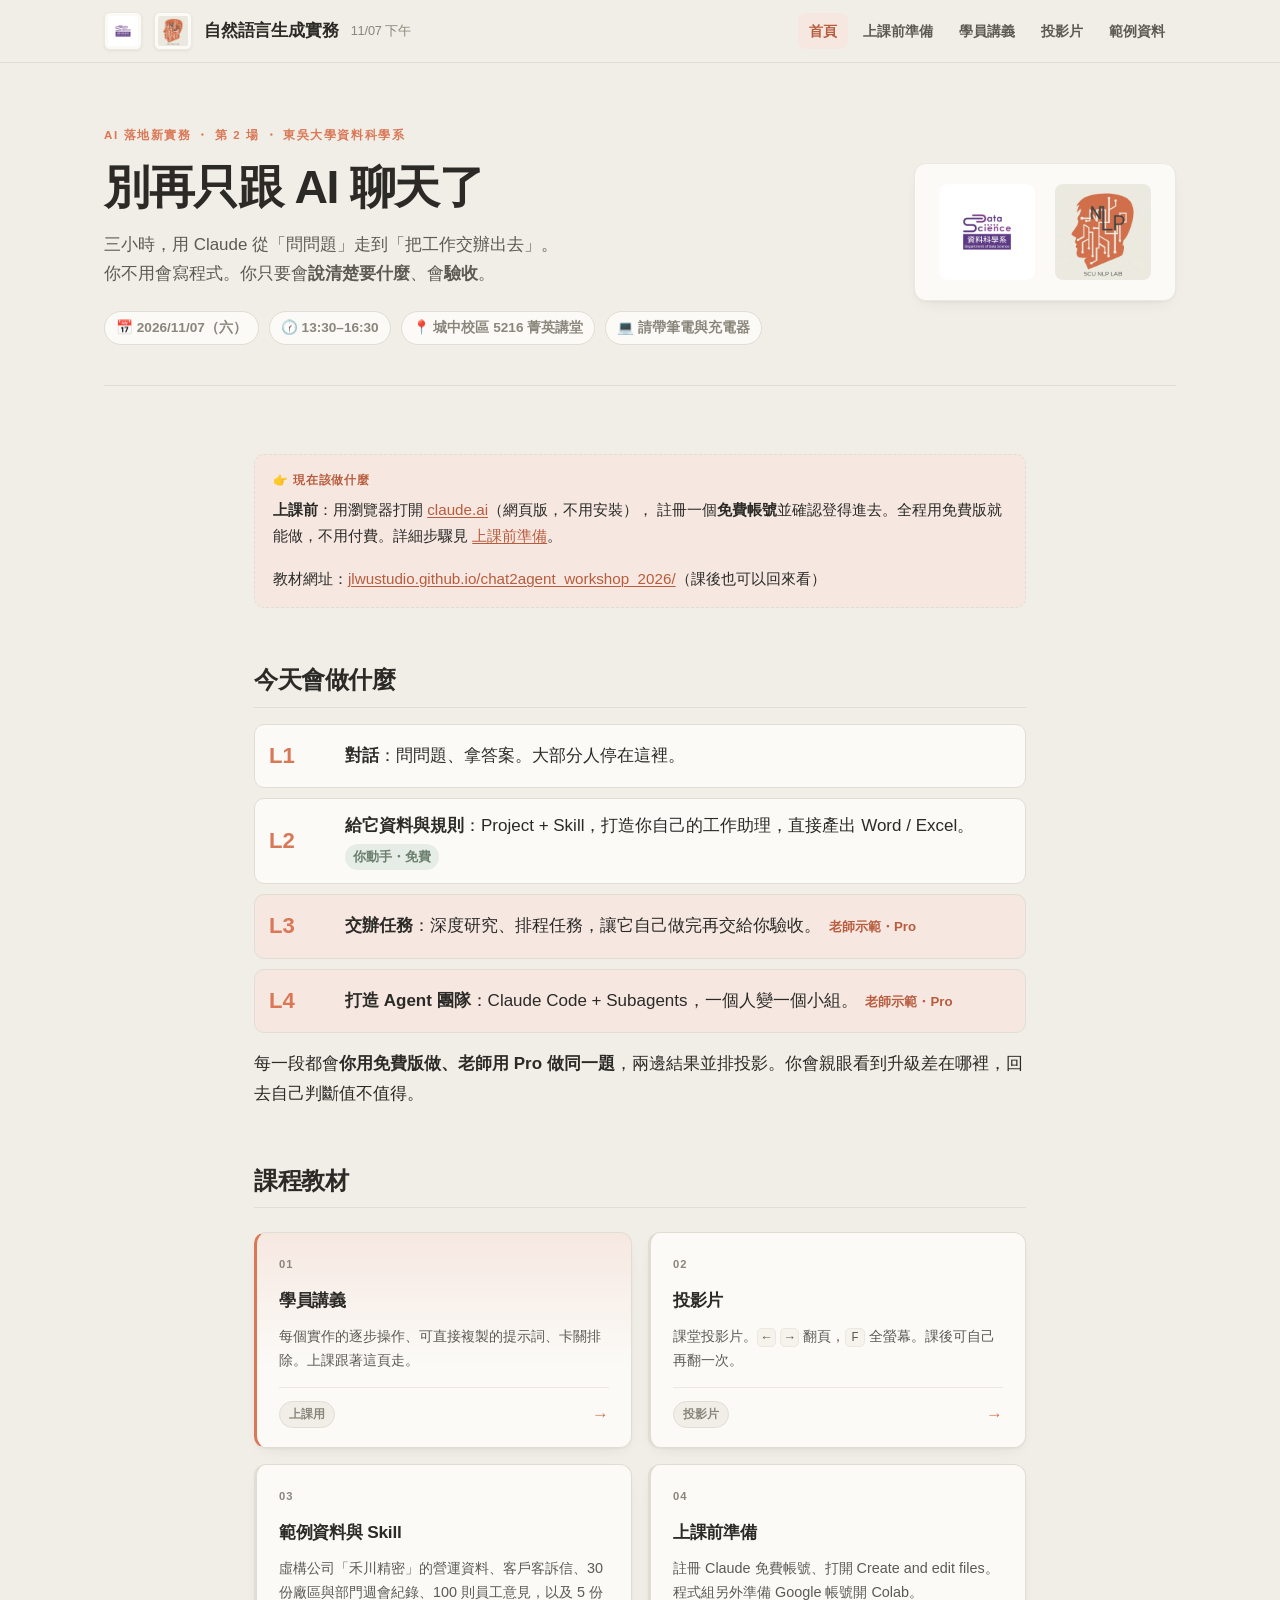
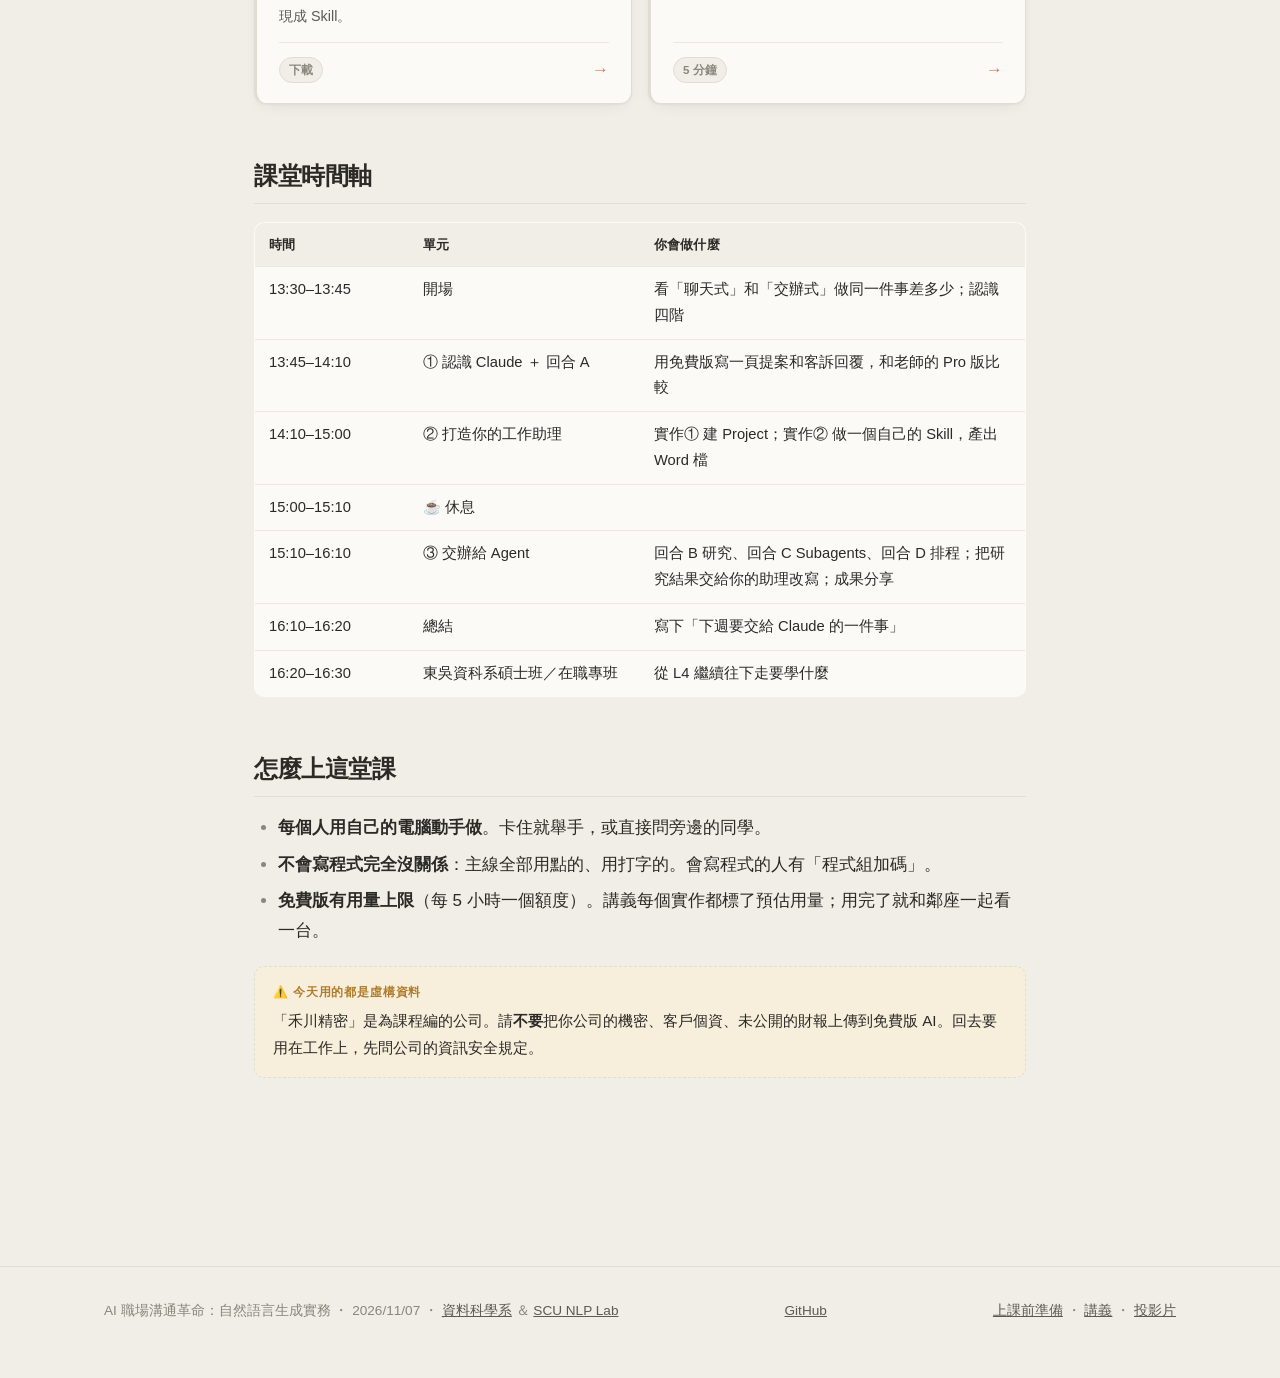
<file: index.html>
<!DOCTYPE html>
<html lang="zh-Hant">

<head>
  <meta charset="UTF-8">
  <meta name="viewport" content="width=device-width, initial-scale=1.0">
  <title>AI 職場溝通革命：自然語言生成實務 — 2026/11/07</title>
  <meta name="description" content="三小時，用 Claude 從對話進階到 AI Agent，讓 AI 把工作做完。東吳大學資料科學系 × SCU NLP Lab。">
  <link rel="stylesheet" href="assets/style.css">
</head>

<body>

  <header class="site-header">
    <div class="inner">
      <a class="brand" href="index.html">
        <img src="assets/bigdata_logo.png" alt="東吳資科" class="header-logo">
        <img src="assets/nlp_logo.png" alt="NLP Lab" class="header-logo">
        自然語言生成實務
        <small>11/07 下午</small>
      </a>
      <nav class="site-nav">
        <a href="index.html" aria-current="page">首頁</a>
        <a href="prep.html">上課前準備</a>
        <a href="handout.html">學員講義</a>
        <a href="slides/afternoon.html">投影片</a>
        <a href="data/">範例資料</a>
      </nav>
    </div>
  </header>

  <div class="wrap">
    <div class="hero">
      <div class="hero-content">
        <span class="kicker">AI 落地新實務 ・ 第 2 場 ・ 東吳大學資料科學系</span>
        <h1>別再只跟 AI 聊天了</h1>
        <p class="lede">三小時，用 Claude 從「問問題」走到「把工作交辦出去」。<br>你不用會寫程式。你只要會<strong>說清楚要什麼</strong>、會<strong>驗收</strong>。</p>
        <div class="meta">
          <span>📅 2026/11/07（六）</span>
          <span>🕜 13:30–16:30</span>
          <span>📍 城中校區 5216 菁英講堂</span>
          <span>💻 請帶筆電與充電器</span>
        </div>
      </div>
      <div class="hero-logos">
        <img src="assets/bigdata_logo.png" alt="東吳大學資料科學系" class="hero-logo">
        <img src="assets/nlp_logo.png" alt="SCU NLP Lab" class="hero-logo">
      </div>
    </div>
  </div>

  <div class="page no-toc">
    <main>

      <div class="callout scenario">
        <span class="callout-label">👉 現在該做什麼</span>
        <p><strong>上課前</strong>：用瀏覽器打開 <a href="https://claude.ai" target="_blank" rel="noopener">claude.ai</a>（網頁版，不用安裝），
          註冊一個<strong>免費帳號</strong>並確認登得進去。全程用免費版就能做，不用付費。詳細步驟見 <a href="prep.html">上課前準備</a>。</p>
        <p>教材網址：<a href="https://jlwustudio.github.io/chat2agent_workshop_2026/">jlwustudio.github.io/chat2agent_workshop_2026/</a>（課後也可以回來看）</p>
      </div>

      <h2 id="what">今天會做什麼</h2>

      <div class="ladder">
        <div class="rung"><b class="lv">L1</b><div><strong>對話</strong>：問問題、拿答案。大部分人停在這裡。</div></div>
        <div class="rung"><b class="lv">L2</b><div><strong>給它資料與規則</strong>：Project + Skill，打造你自己的工作助理，直接產出 Word / Excel。<span class="level-pill">你動手・免費</span></div></div>
        <div class="rung pro"><b class="lv">L3</b><div><strong>交辦任務</strong>：深度研究、排程任務，讓它自己做完再交給你驗收。<span class="level-pill pro">老師示範・Pro</span></div></div>
        <div class="rung pro"><b class="lv">L4</b><div><strong>打造 Agent 團隊</strong>：Claude Code + Subagents，一個人變一個小組。<span class="level-pill pro">老師示範・Pro</span></div></div>
      </div>

      <p>每一段都會<strong>你用免費版做、老師用 Pro 做同一題</strong>，兩邊結果並排投影。你會親眼看到升級差在哪裡，回去自己判斷值不值得。</p>

      <h2 id="materials">課程教材</h2>
      <div class="card-grid">
        <a class="card is-key" href="handout.html">
          <span class="card-num">01</span>
          <h3>學員講義</h3>
          <p>每個實作的逐步操作、可直接複製的提示詞、卡關排除。上課跟著這頁走。</p>
          <div class="card-meta"><span class="tag">上課用</span><span class="arrow">→</span></div>
        </a>
        <a class="card" href="slides/afternoon.html">
          <span class="card-num">02</span>
          <h3>投影片</h3>
          <p>課堂投影片。<code>←</code> <code>→</code> 翻頁，<code>F</code> 全螢幕。課後可自己再翻一次。</p>
          <div class="card-meta"><span class="tag">投影片</span><span class="arrow">→</span></div>
        </a>
        <a class="card" href="data/">
          <span class="card-num">03</span>
          <h3>範例資料與 Skill</h3>
          <p>虛構公司「禾川精密」的營運資料、客戶客訴信、30 份廠區與部門週會紀錄、100 則員工意見，以及 5 份現成 Skill。</p>
          <div class="card-meta"><span class="tag">下載</span><span class="arrow">→</span></div>
        </a>
        <a class="card" href="prep.html">
          <span class="card-num">04</span>
          <h3>上課前準備</h3>
          <p>註冊 Claude 免費帳號、打開 Create and edit files。程式組另外準備 Google 帳號開 Colab。</p>
          <div class="card-meta"><span class="tag">5 分鐘</span><span class="arrow">→</span></div>
        </a>
      </div>

      <h2 id="schedule">課堂時間軸</h2>
      <div class="table-scroll">
        <table>
          <tr><th style="width:20%">時間</th><th style="width:30%">單元</th><th>你會做什麼</th></tr>
          <tr><td>13:30–13:45</td><td>開場</td><td>看「聊天式」和「交辦式」做同一件事差多少；認識四階</td></tr>
          <tr><td>13:45–14:10</td><td>① 認識 Claude ＋ 回合 A</td><td>用免費版寫一頁提案和客訴回覆，和老師的 Pro 版比較</td></tr>
          <tr><td>14:10–15:00</td><td>② 打造你的工作助理</td><td>實作① 建 Project；實作② 做一個自己的 Skill，產出 Word 檔</td></tr>
          <tr><td>15:00–15:10</td><td>☕ 休息</td><td></td></tr>
          <tr><td>15:10–16:10</td><td>③ 交辦給 Agent</td><td>回合 B 研究、回合 C Subagents、回合 D 排程；把研究結果交給你的助理改寫；成果分享</td></tr>
          <tr><td>16:10–16:20</td><td>總結</td><td>寫下「下週要交給 Claude 的一件事」</td></tr>
          <tr><td>16:20–16:30</td><td>東吳資科系碩士班／在職專班</td><td>從 L4 繼續往下走要學什麼</td></tr>
        </table>
      </div>

      <h2 id="how">怎麼上這堂課</h2>
      <ul>
        <li><strong>每個人用自己的電腦動手做</strong>。卡住就舉手，或直接問旁邊的同學。</li>
        <li><strong>不會寫程式完全沒關係</strong>：主線全部用點的、用打字的。會寫程式的人有「程式組加碼」。</li>
        <li><strong>免費版有用量上限</strong>（每 5 小時一個額度）。講義每個實作都標了預估用量；用完了就和鄰座一起看一台。</li>
      </ul>

      <div class="callout warn">
        <span class="callout-label">⚠️ 今天用的都是虛構資料</span>
        <p>「禾川精密」是為課程編的公司。請<strong>不要</strong>把你公司的機密、客戶個資、未公開的財報上傳到免費版 AI。回去要用在工作上，先問公司的資訊安全規定。</p>
      </div>

    </main>
  </div>

  <footer class="site-footer">
    <div class="inner">
      <span>AI 職場溝通革命：自然語言生成實務 ・ 2026/11/07 ・ <a href="https://bigdata.scu.edu.tw" target="_blank" rel="noopener">資料科學系</a>
        ＆ <a href="https://nlp.bigdata.scu.edu.tw" target="_blank" rel="noopener">SCU NLP Lab</a></span>
      <span><a href="https://github.com/jlwustudio/chat2agent_workshop_2026" target="_blank" rel="noopener">GitHub</a></span>
      <span><a href="prep.html">上課前準備</a> ・ <a href="handout.html">講義</a> ・ <a href="slides/afternoon.html">投影片</a></span>
    </div>
  </footer>

  <script src="assets/app.js"></script>
</body>

</html>
</file>
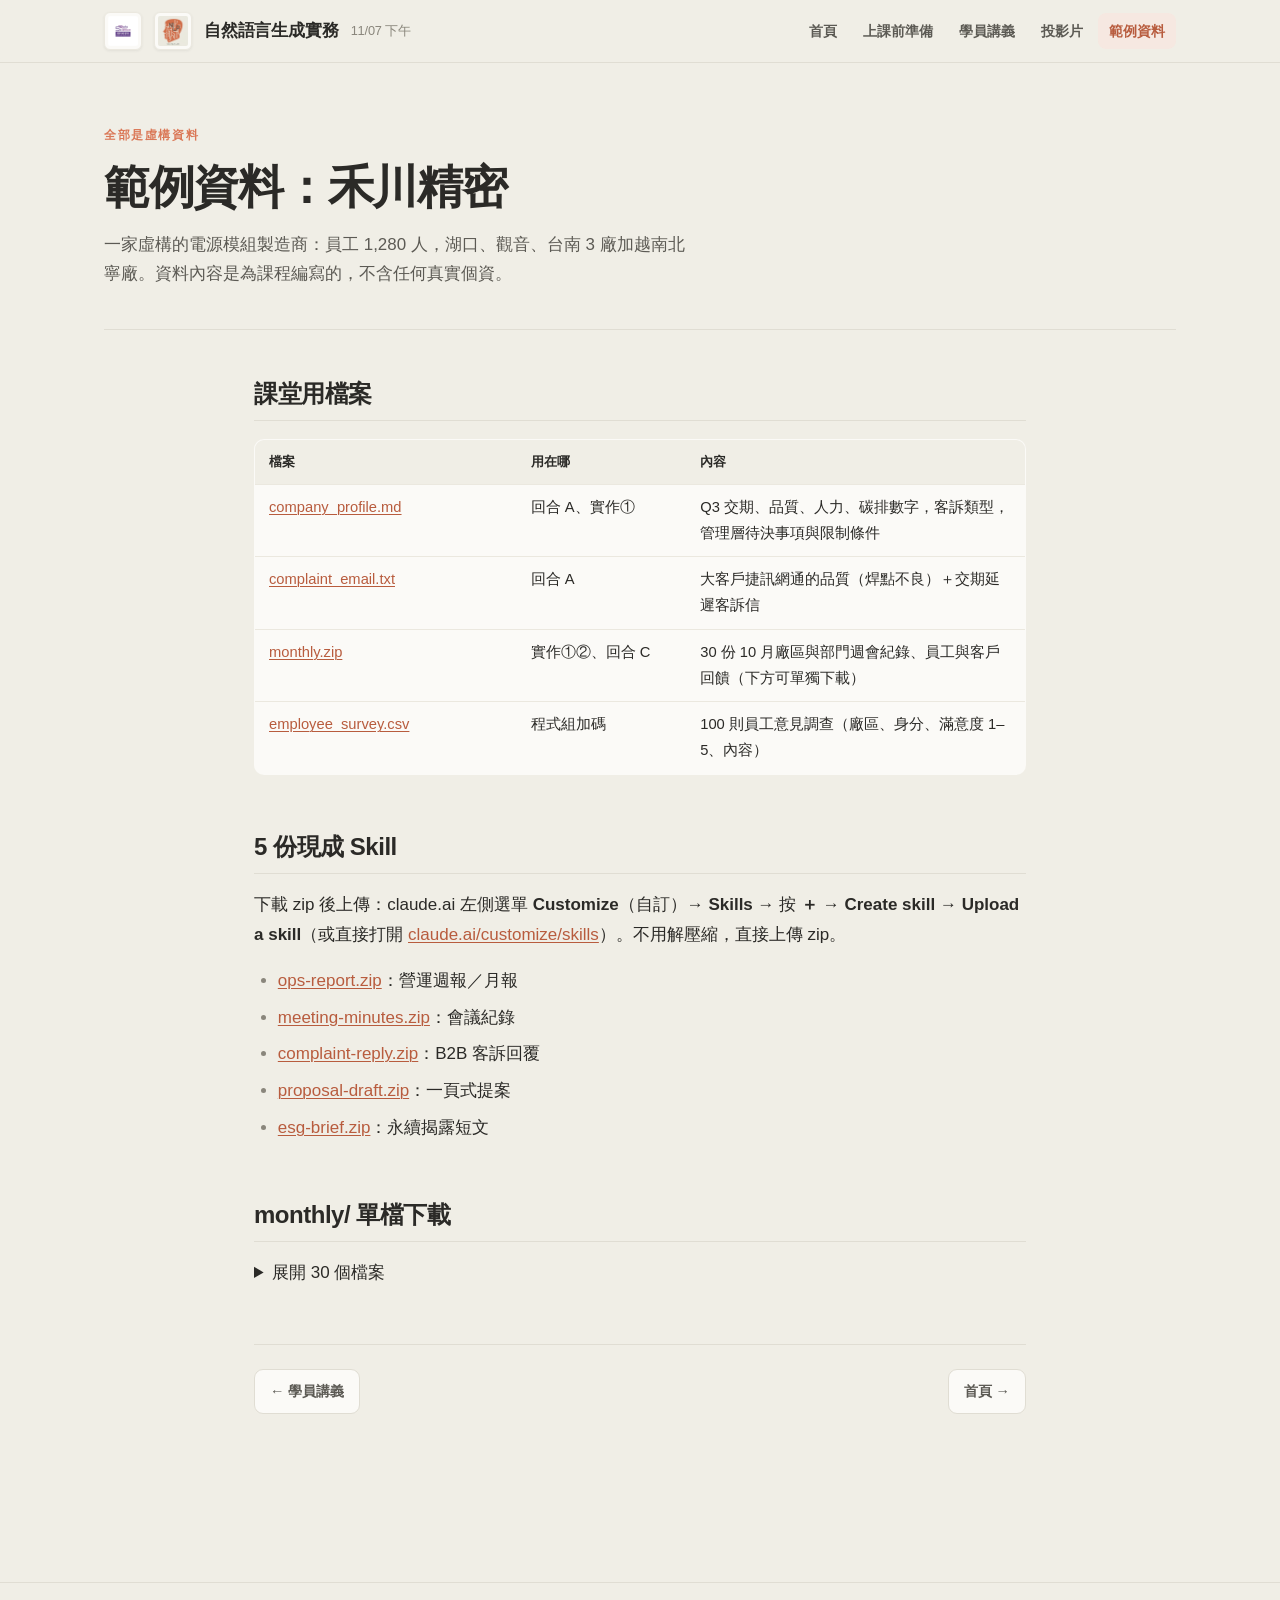
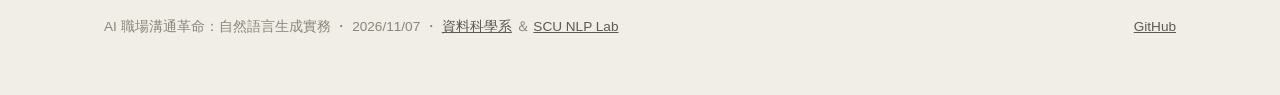
<file: data/index.html>
<!DOCTYPE html>
<html lang="zh-Hant">

<head>
  <meta charset="UTF-8">
  <meta name="viewport" content="width=device-width, initial-scale=1.0">
  <title>範例資料 — 自然語言生成實務 11/07</title>
  <meta name="description" content="虛構公司禾川精密的營運資料、客戶客訴信、30 份週會紀錄與 100 則員工意見。">
  <link rel="stylesheet" href="../assets/style.css">
</head>

<body>
  <header class="site-header">
    <div class="inner">
      <a class="brand" href="../index.html">
        <img src="../assets/bigdata_logo.png" alt="東吳資科" class="header-logo">
        <img src="../assets/nlp_logo.png" alt="NLP Lab" class="header-logo">
        自然語言生成實務
        <small>11/07 下午</small>
      </a>
      <nav class="site-nav">
        <a href="../index.html">首頁</a>
        <a href="../prep.html">上課前準備</a>
        <a href="../handout.html">學員講義</a>
        <a href="../slides/afternoon.html">投影片</a>
        <a href="index.html" aria-current="page">範例資料</a>
      </nav>
    </div>
  </header>

  <div class="wrap">
    <div class="hero">
      <span class="kicker">全部是虛構資料</span>
      <h1>範例資料：禾川精密</h1>
      <p class="lede">一家虛構的電源模組製造商：員工 1,280 人，湖口、觀音、台南 3 廠加越南北寧廠。資料內容是為課程編寫的，不含任何真實個資。</p>
    </div>
  </div>

  <div class="page no-toc">
    <main>
      <h2>課堂用檔案</h2>
      <div class="table-scroll">
        <table>
          <tr><th style="width:34%">檔案</th><th style="width:22%">用在哪</th><th>內容</th></tr>
          <tr><td><a href="company_profile.md" download>company_profile.md</a></td><td>回合 A、實作①</td><td>Q3 交期、品質、人力、碳排數字，客訴類型，管理層待決事項與限制條件</td></tr>
          <tr><td><a href="complaint_email.txt" download>complaint_email.txt</a></td><td>回合 A</td><td>大客戶捷訊網通的品質（焊點不良）＋交期延遲客訴信</td></tr>
          <tr><td><a href="monthly.zip" download>monthly.zip</a></td><td>實作①②、回合 C</td><td>30 份 10 月廠區與部門週會紀錄、員工與客戶回饋（下方可單獨下載）</td></tr>
          <tr><td><a href="employee_survey.csv" download>employee_survey.csv</a></td><td>程式組加碼</td><td>100 則員工意見調查（廠區、身分、滿意度 1–5、內容）</td></tr>
        </table>
      </div>

      <h2>5 份現成 Skill</h2>
      <p>下載 zip 後上傳：claude.ai 左側選單 <strong>Customize</strong>（自訂）→ <strong>Skills</strong> → 按 <strong>＋</strong> → <strong>Create skill</strong> → <strong>Upload a skill</strong>（或直接打開 <a href="https://claude.ai/customize/skills" target="_blank" rel="noopener">claude.ai/customize/skills</a>）。不用解壓縮，直接上傳 zip。</p>
      <ul>
        <li><a href="../skills/ops-report.zip">ops-report.zip</a>：營運週報／月報</li>
        <li><a href="../skills/meeting-minutes.zip">meeting-minutes.zip</a>：會議紀錄</li>
        <li><a href="../skills/complaint-reply.zip">complaint-reply.zip</a>：B2B 客訴回覆</li>
        <li><a href="../skills/proposal-draft.zip">proposal-draft.zip</a>：一頁式提案</li>
        <li><a href="../skills/esg-brief.zip">esg-brief.zip</a>：永續揭露短文</li>
      </ul>

      <h2>monthly/ 單檔下載</h2>
      <details>
        <summary>展開 30 個檔案</summary>
        <ul>
          <li><a href="monthly/2026-10-01_湖口廠_meeting.md">2026-10-01_湖口廠_meeting.md</a></li>
          <li><a href="monthly/2026-10-02_觀音廠_meeting.md">2026-10-02_觀音廠_meeting.md</a></li>
          <li><a href="monthly/2026-10-03_台南廠_feedback.md">2026-10-03_台南廠_feedback.md</a></li>
          <li><a href="monthly/2026-10-04_北寧廠_meeting.md">2026-10-04_北寧廠_meeting.md</a></li>
          <li><a href="monthly/2026-10-05_品保處_meeting.md">2026-10-05_品保處_meeting.md</a></li>
          <li><a href="monthly/2026-10-06_業務處_feedback.md">2026-10-06_業務處_feedback.md</a></li>
          <li><a href="monthly/2026-10-07_人資處_meeting.md">2026-10-07_人資處_meeting.md</a></li>
          <li><a href="monthly/2026-10-08_資訊處_meeting.md">2026-10-08_資訊處_meeting.md</a></li>
          <li><a href="monthly/2026-10-09_永續辦公室_feedback.md">2026-10-09_永續辦公室_feedback.md</a></li>
          <li><a href="monthly/2026-10-10_採購處_meeting.md">2026-10-10_採購處_meeting.md</a></li>
          <li><a href="monthly/2026-10-11_研發處_meeting.md">2026-10-11_研發處_meeting.md</a></li>
          <li><a href="monthly/2026-10-12_客服中心_feedback.md">2026-10-12_客服中心_feedback.md</a></li>
          <li><a href="monthly/2026-10-13_湖口廠_meeting.md">2026-10-13_湖口廠_meeting.md</a></li>
          <li><a href="monthly/2026-10-14_觀音廠_meeting.md">2026-10-14_觀音廠_meeting.md</a></li>
          <li><a href="monthly/2026-10-15_台南廠_feedback.md">2026-10-15_台南廠_feedback.md</a></li>
          <li><a href="monthly/2026-10-16_北寧廠_meeting.md">2026-10-16_北寧廠_meeting.md</a></li>
          <li><a href="monthly/2026-10-17_品保處_meeting.md">2026-10-17_品保處_meeting.md</a></li>
          <li><a href="monthly/2026-10-18_業務處_feedback.md">2026-10-18_業務處_feedback.md</a></li>
          <li><a href="monthly/2026-10-19_人資處_meeting.md">2026-10-19_人資處_meeting.md</a></li>
          <li><a href="monthly/2026-10-20_資訊處_meeting.md">2026-10-20_資訊處_meeting.md</a></li>
          <li><a href="monthly/2026-10-21_永續辦公室_feedback.md">2026-10-21_永續辦公室_feedback.md</a></li>
          <li><a href="monthly/2026-10-22_採購處_meeting.md">2026-10-22_採購處_meeting.md</a></li>
          <li><a href="monthly/2026-10-23_研發處_meeting.md">2026-10-23_研發處_meeting.md</a></li>
          <li><a href="monthly/2026-10-24_客服中心_feedback.md">2026-10-24_客服中心_feedback.md</a></li>
          <li><a href="monthly/2026-10-25_湖口廠_meeting.md">2026-10-25_湖口廠_meeting.md</a></li>
          <li><a href="monthly/2026-10-26_觀音廠_meeting.md">2026-10-26_觀音廠_meeting.md</a></li>
          <li><a href="monthly/2026-10-27_台南廠_feedback.md">2026-10-27_台南廠_feedback.md</a></li>
          <li><a href="monthly/2026-10-28_北寧廠_meeting.md">2026-10-28_北寧廠_meeting.md</a></li>
          <li><a href="monthly/2026-10-29_品保處_meeting.md">2026-10-29_品保處_meeting.md</a></li>
          <li><a href="monthly/2026-10-30_業務處_feedback.md">2026-10-30_業務處_feedback.md</a></li>
        </ul>
      </details>

      <div class="pager">
        <a href="../handout.html">← 學員講義</a>
        <a href="../index.html">首頁 →</a>
      </div>
    </main>
  </div>

  <footer class="site-footer">
    <div class="inner">
      <span>AI 職場溝通革命：自然語言生成實務 ・ 2026/11/07 ・ <a href="https://bigdata.scu.edu.tw" target="_blank" rel="noopener">資料科學系</a>
        ＆ <a href="https://nlp.bigdata.scu.edu.tw" target="_blank" rel="noopener">SCU NLP Lab</a></span>
      <span><a href="https://github.com/jlwustudio/chat2agent_workshop_2026" target="_blank" rel="noopener">GitHub</a></span>
    </div>
  </footer>
  <script src="../assets/app.js"></script>
</body>

</html>
</file>
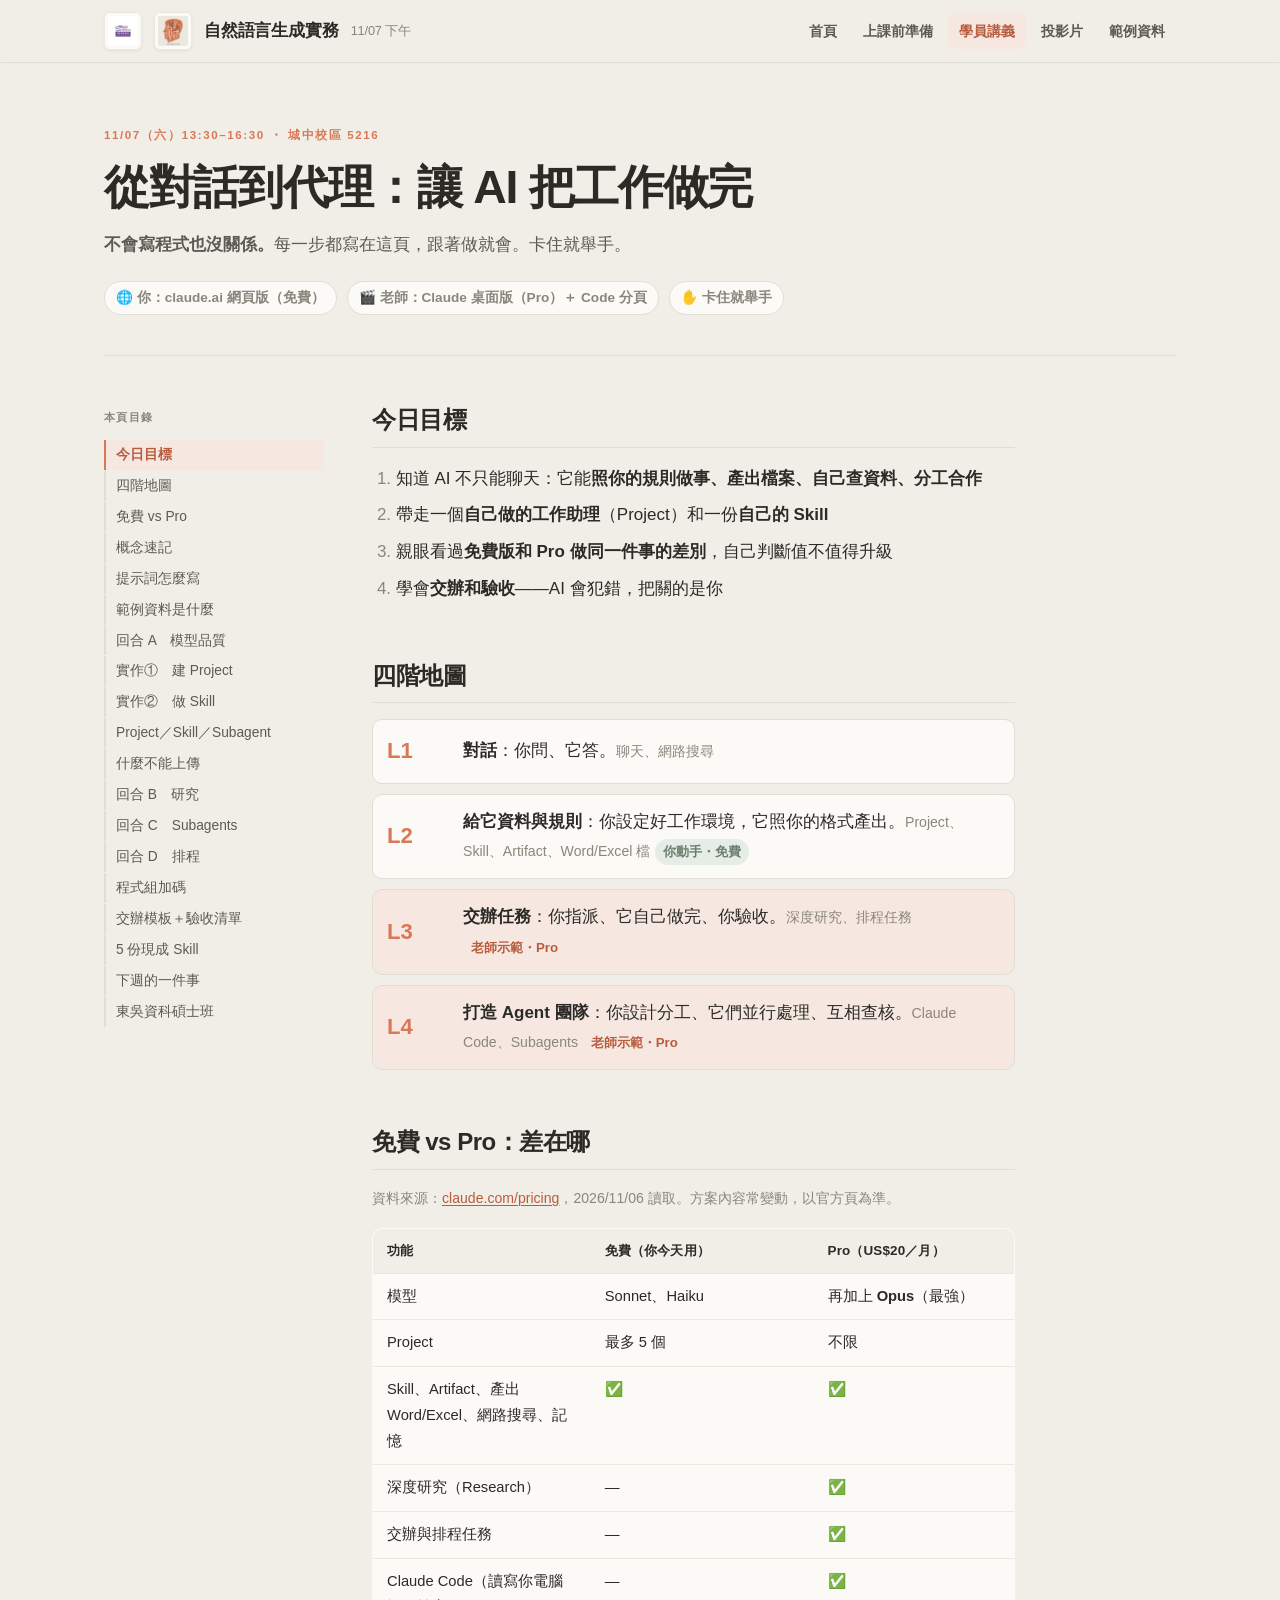
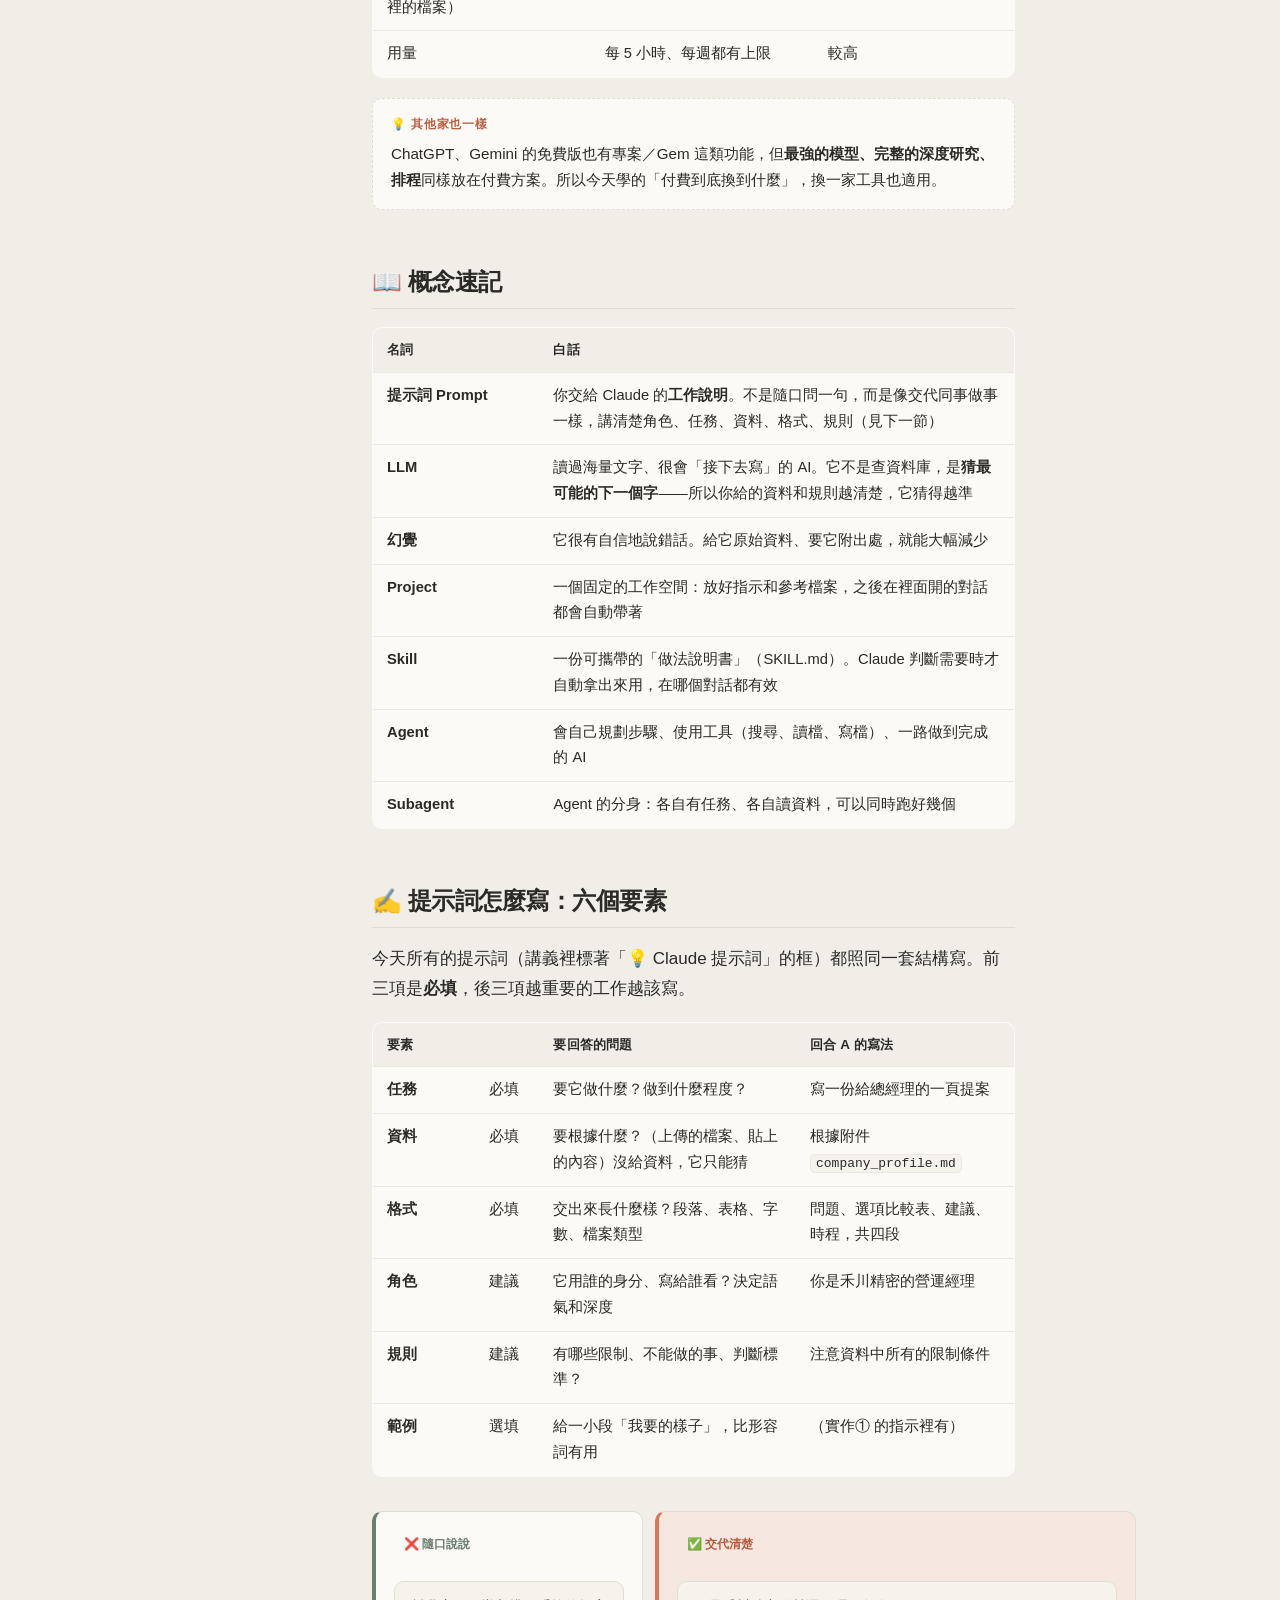
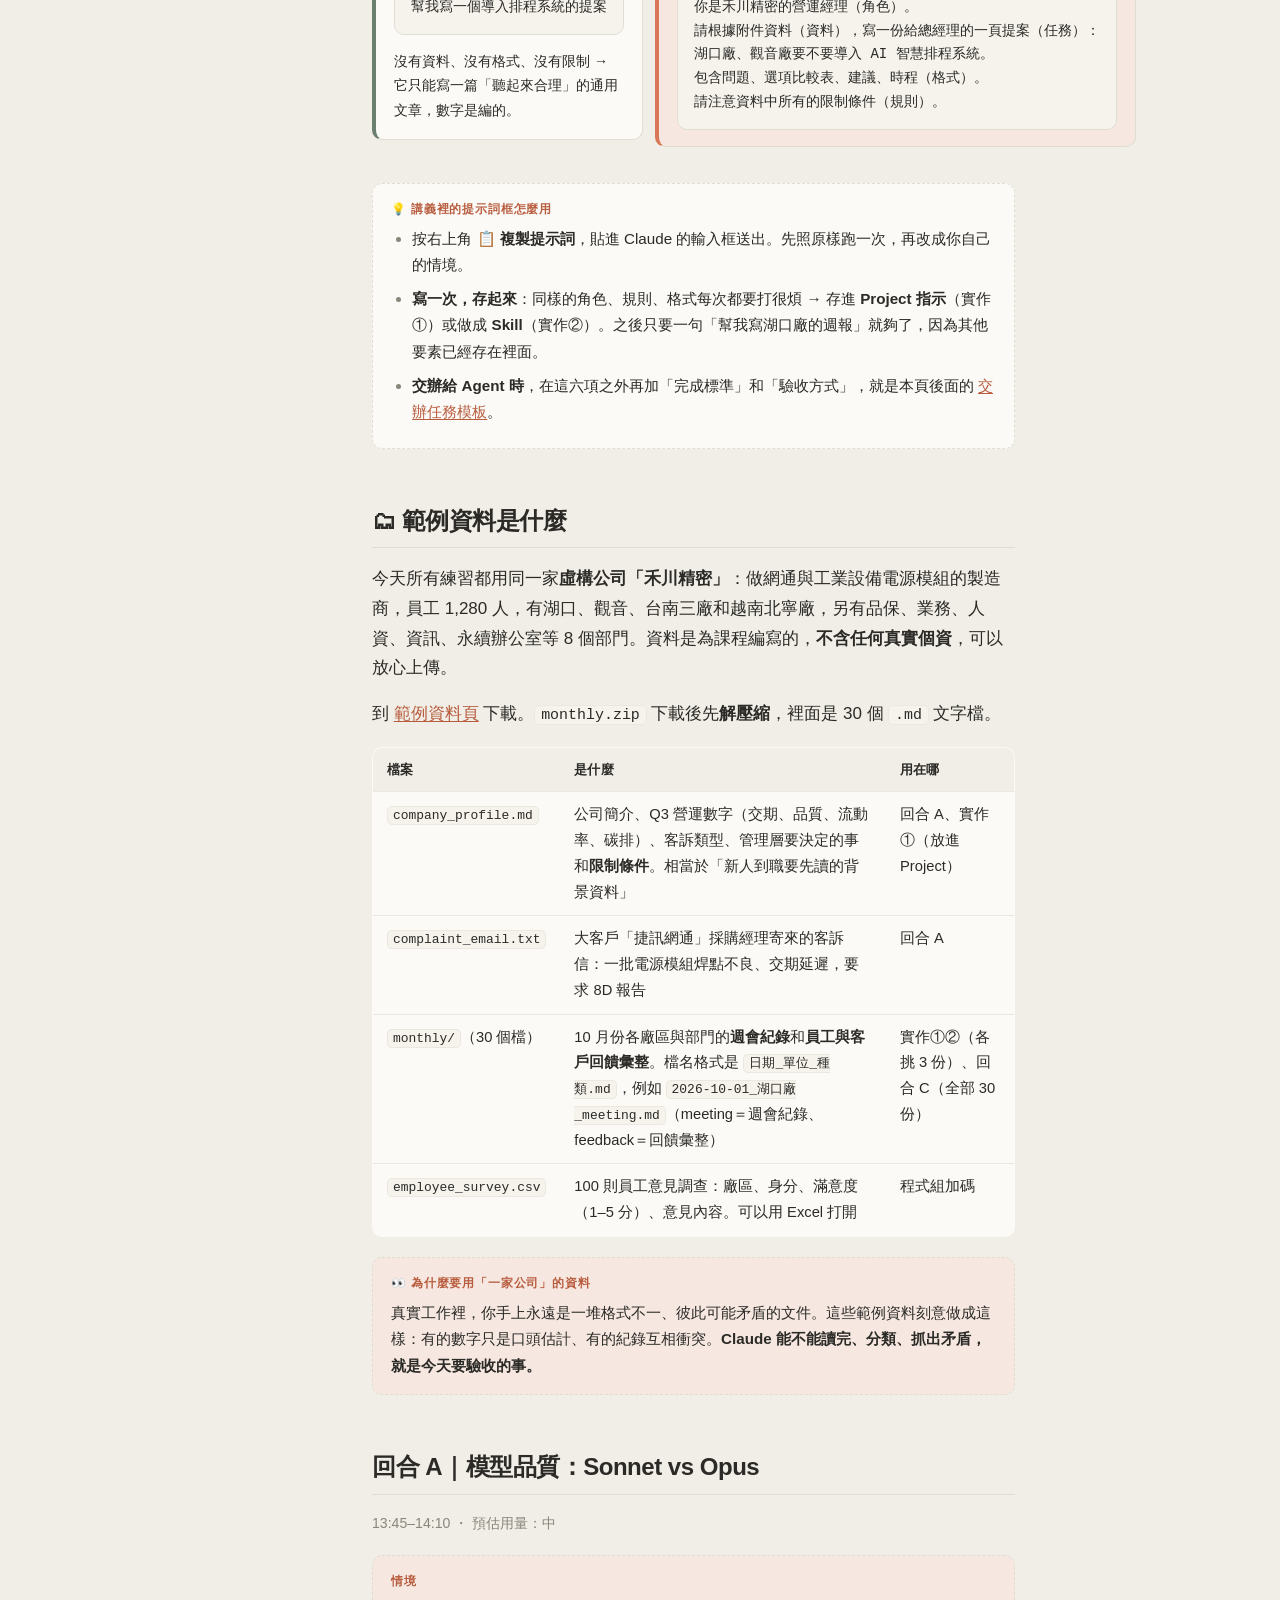
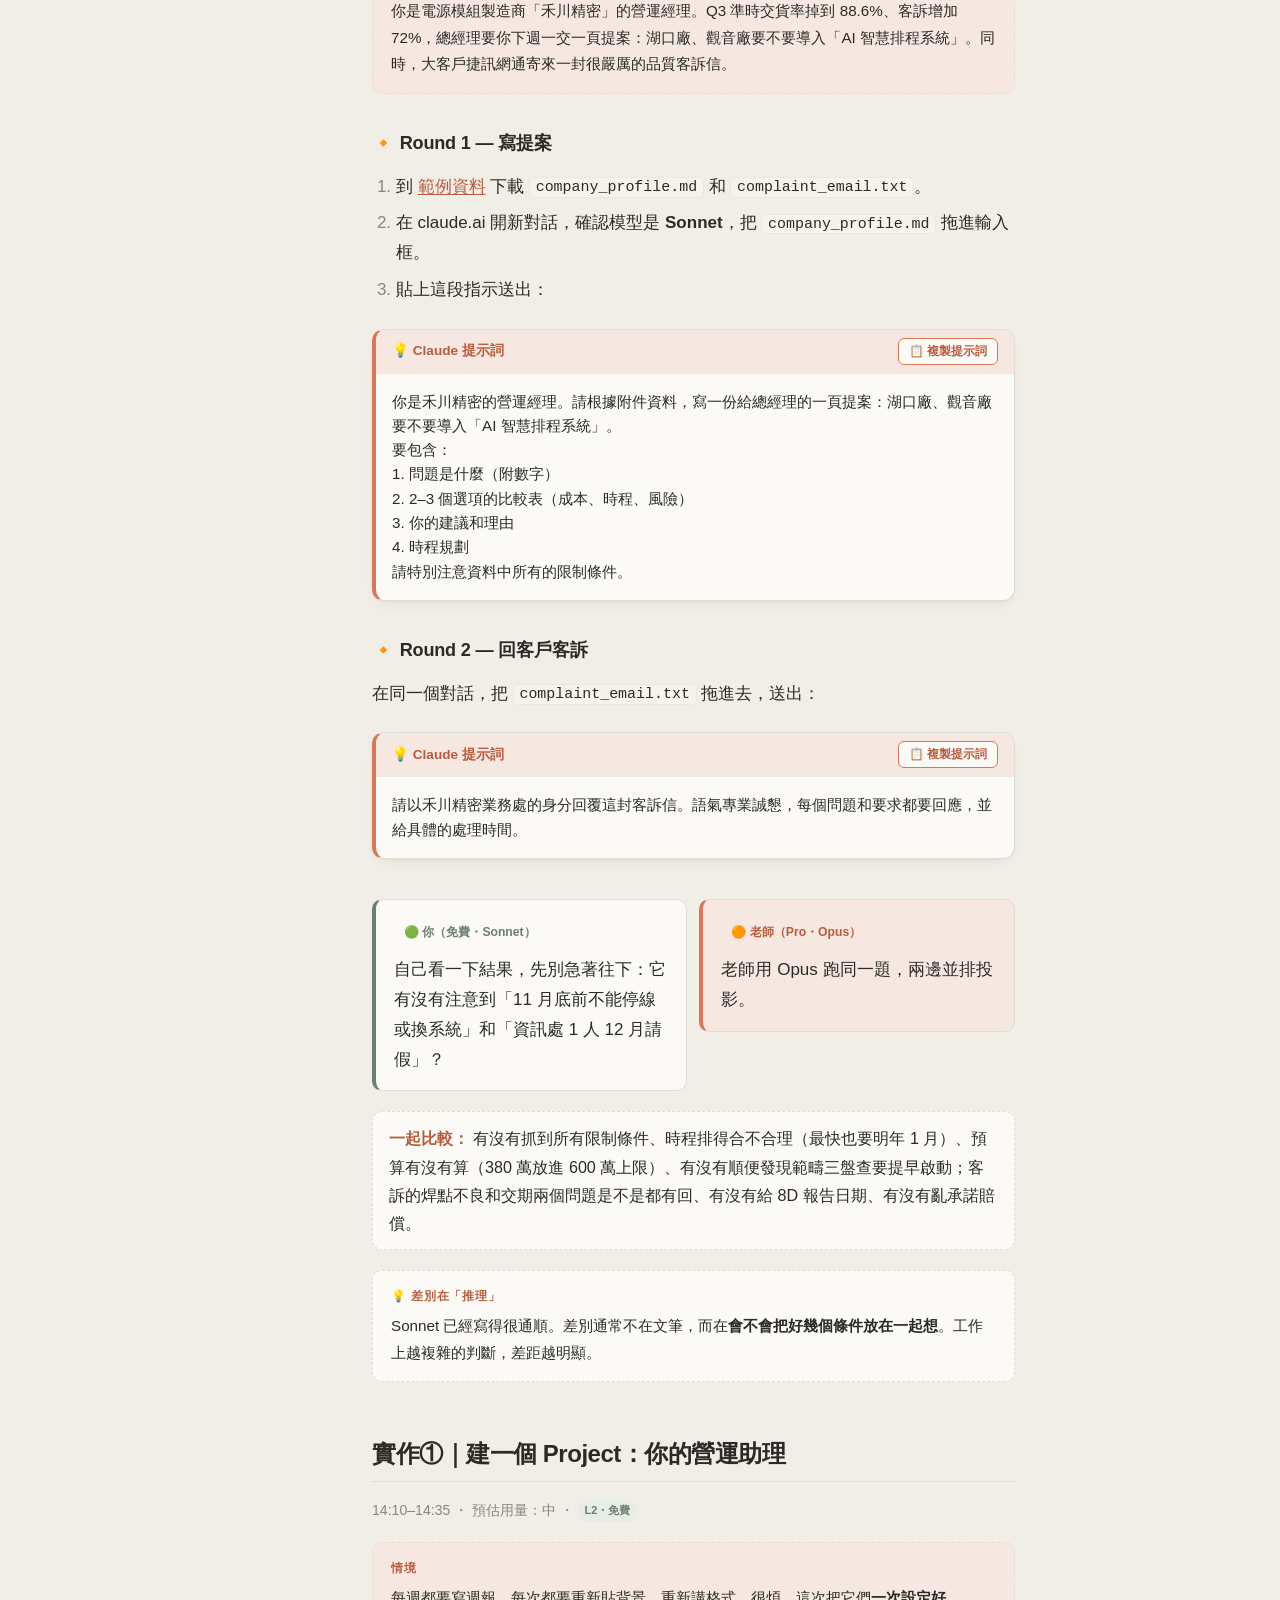
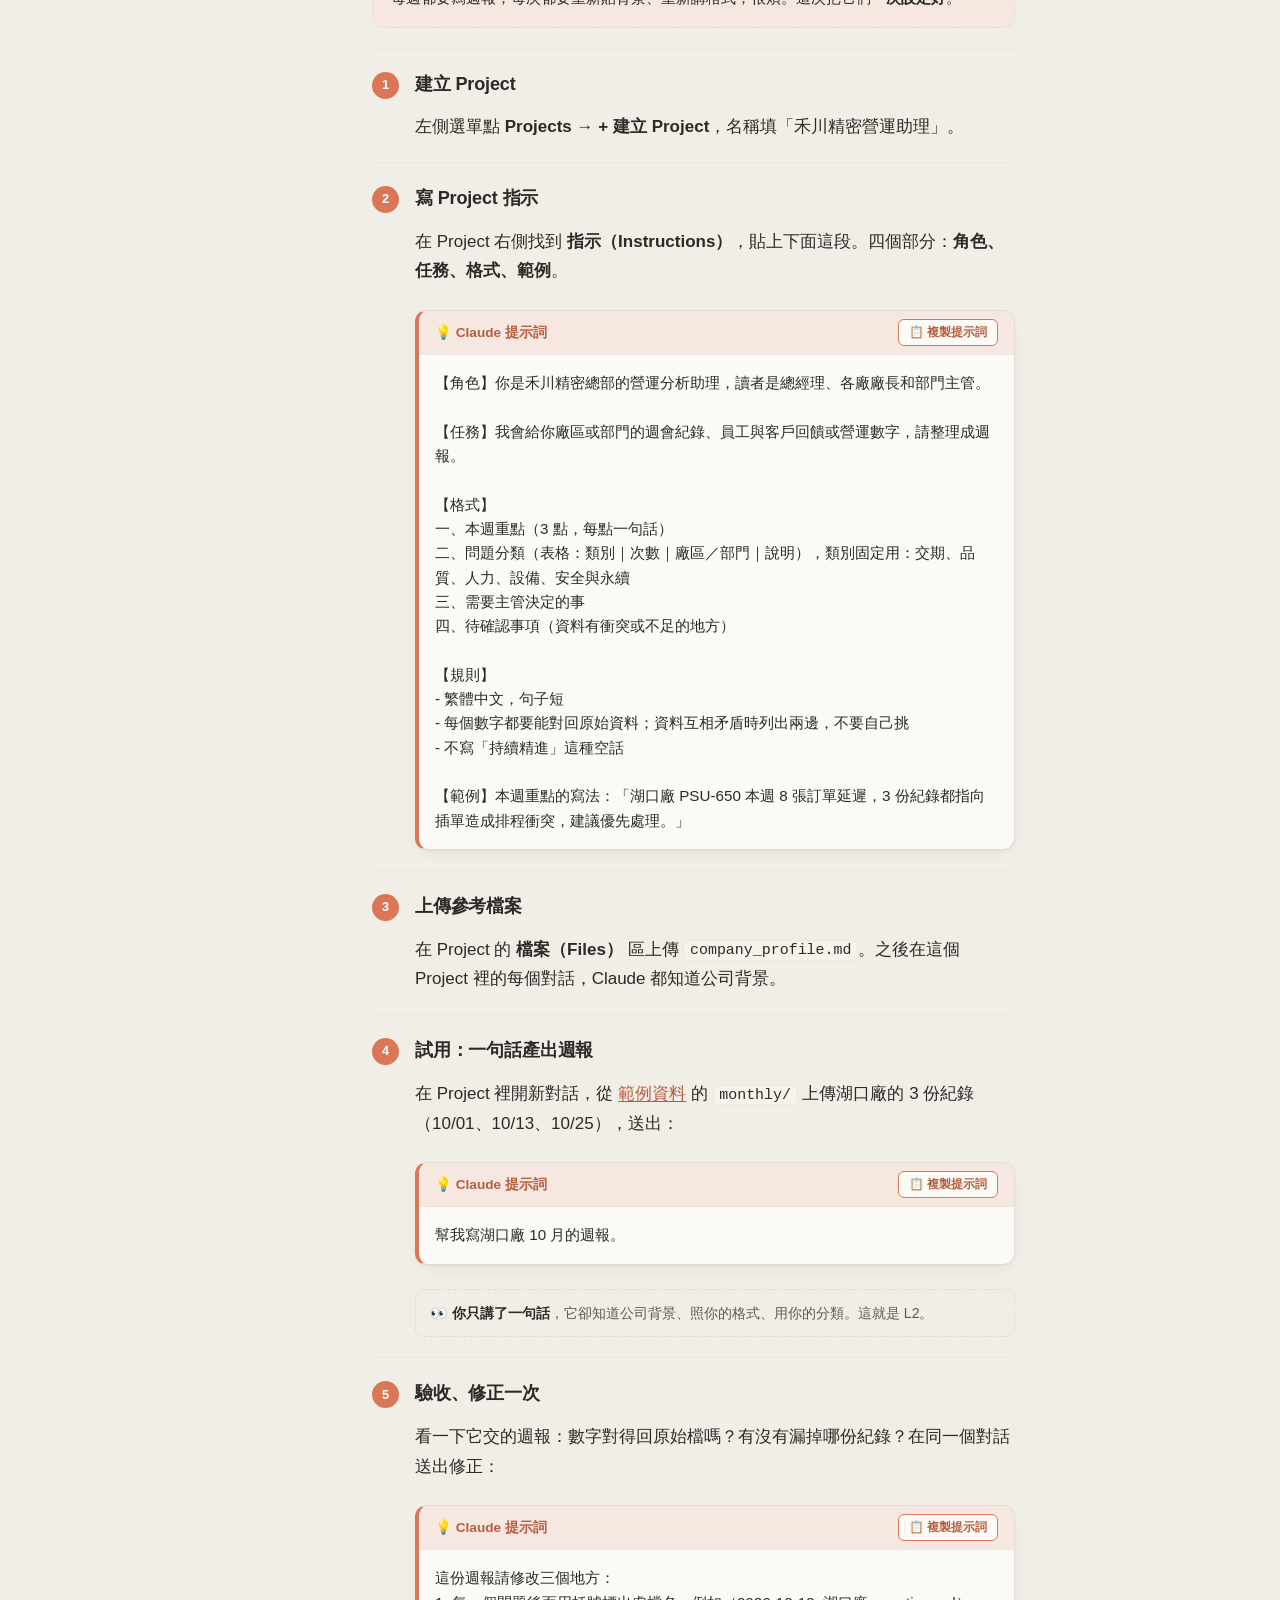
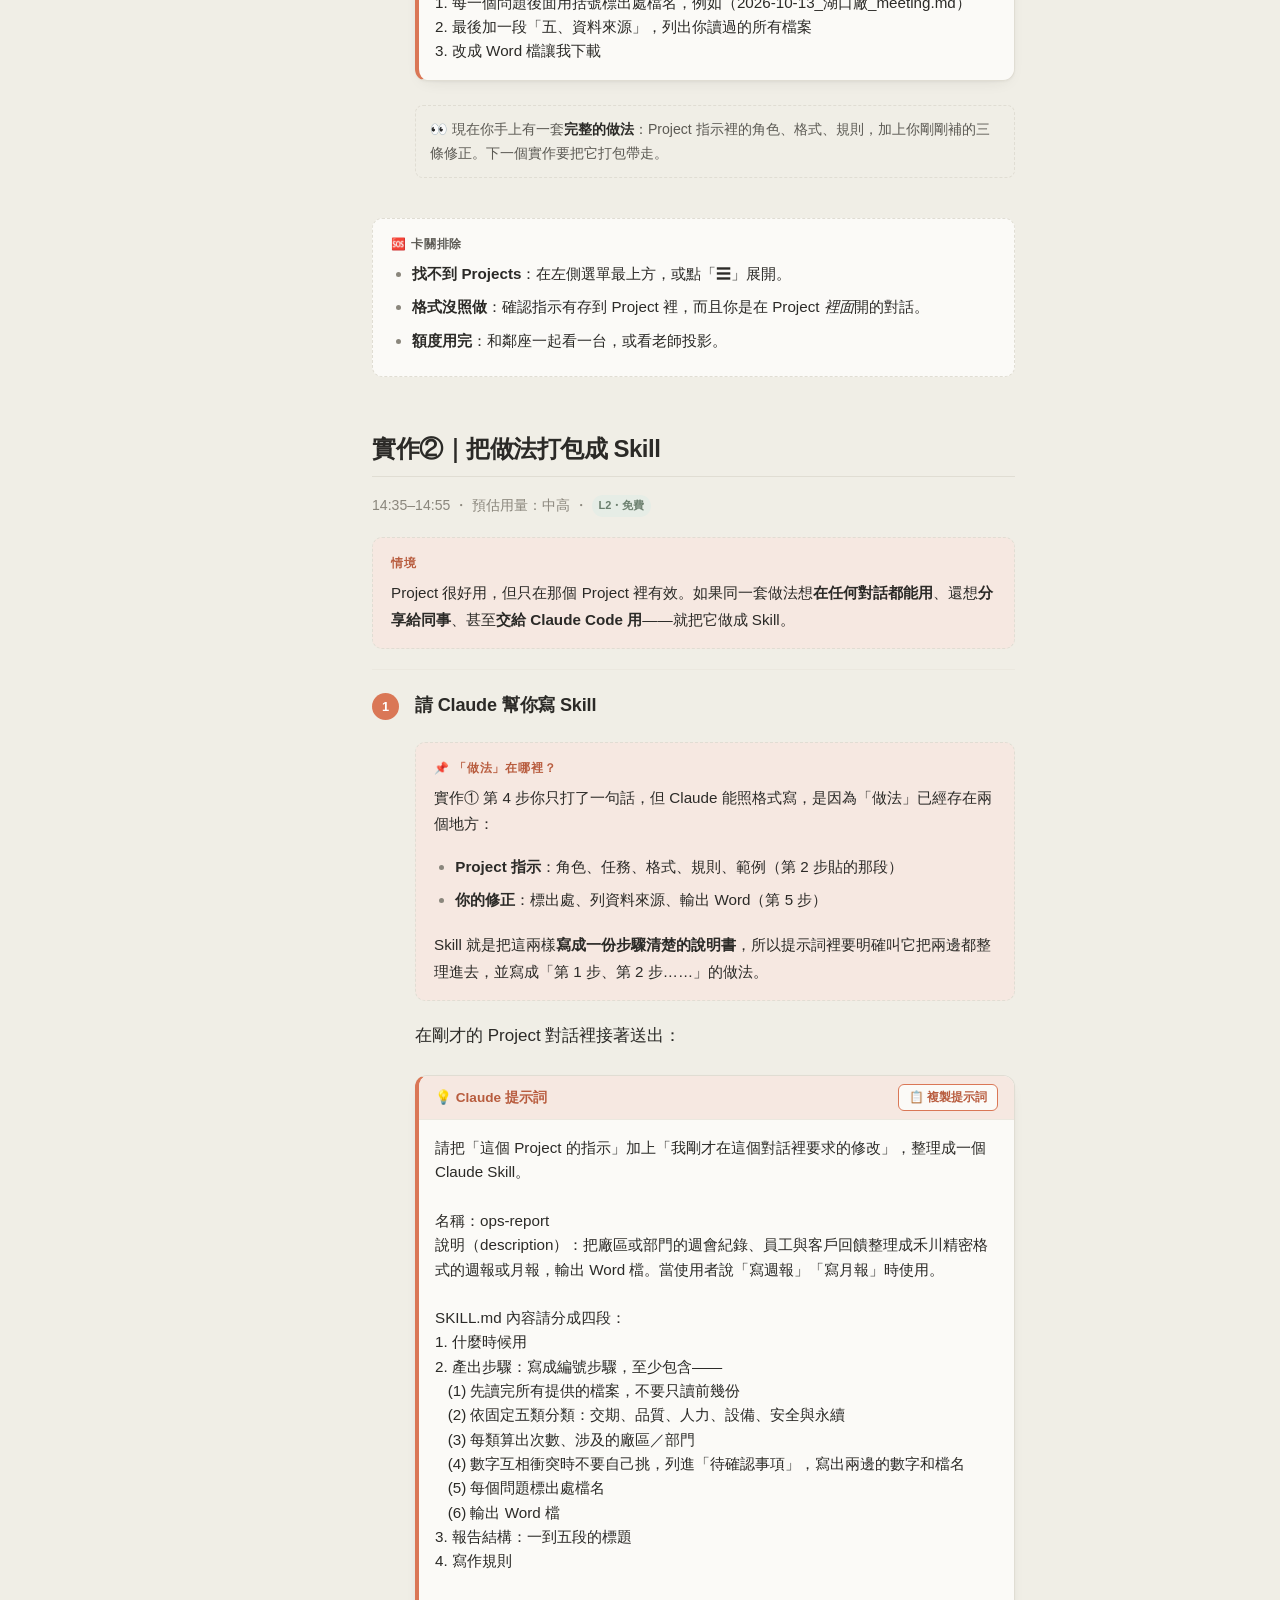
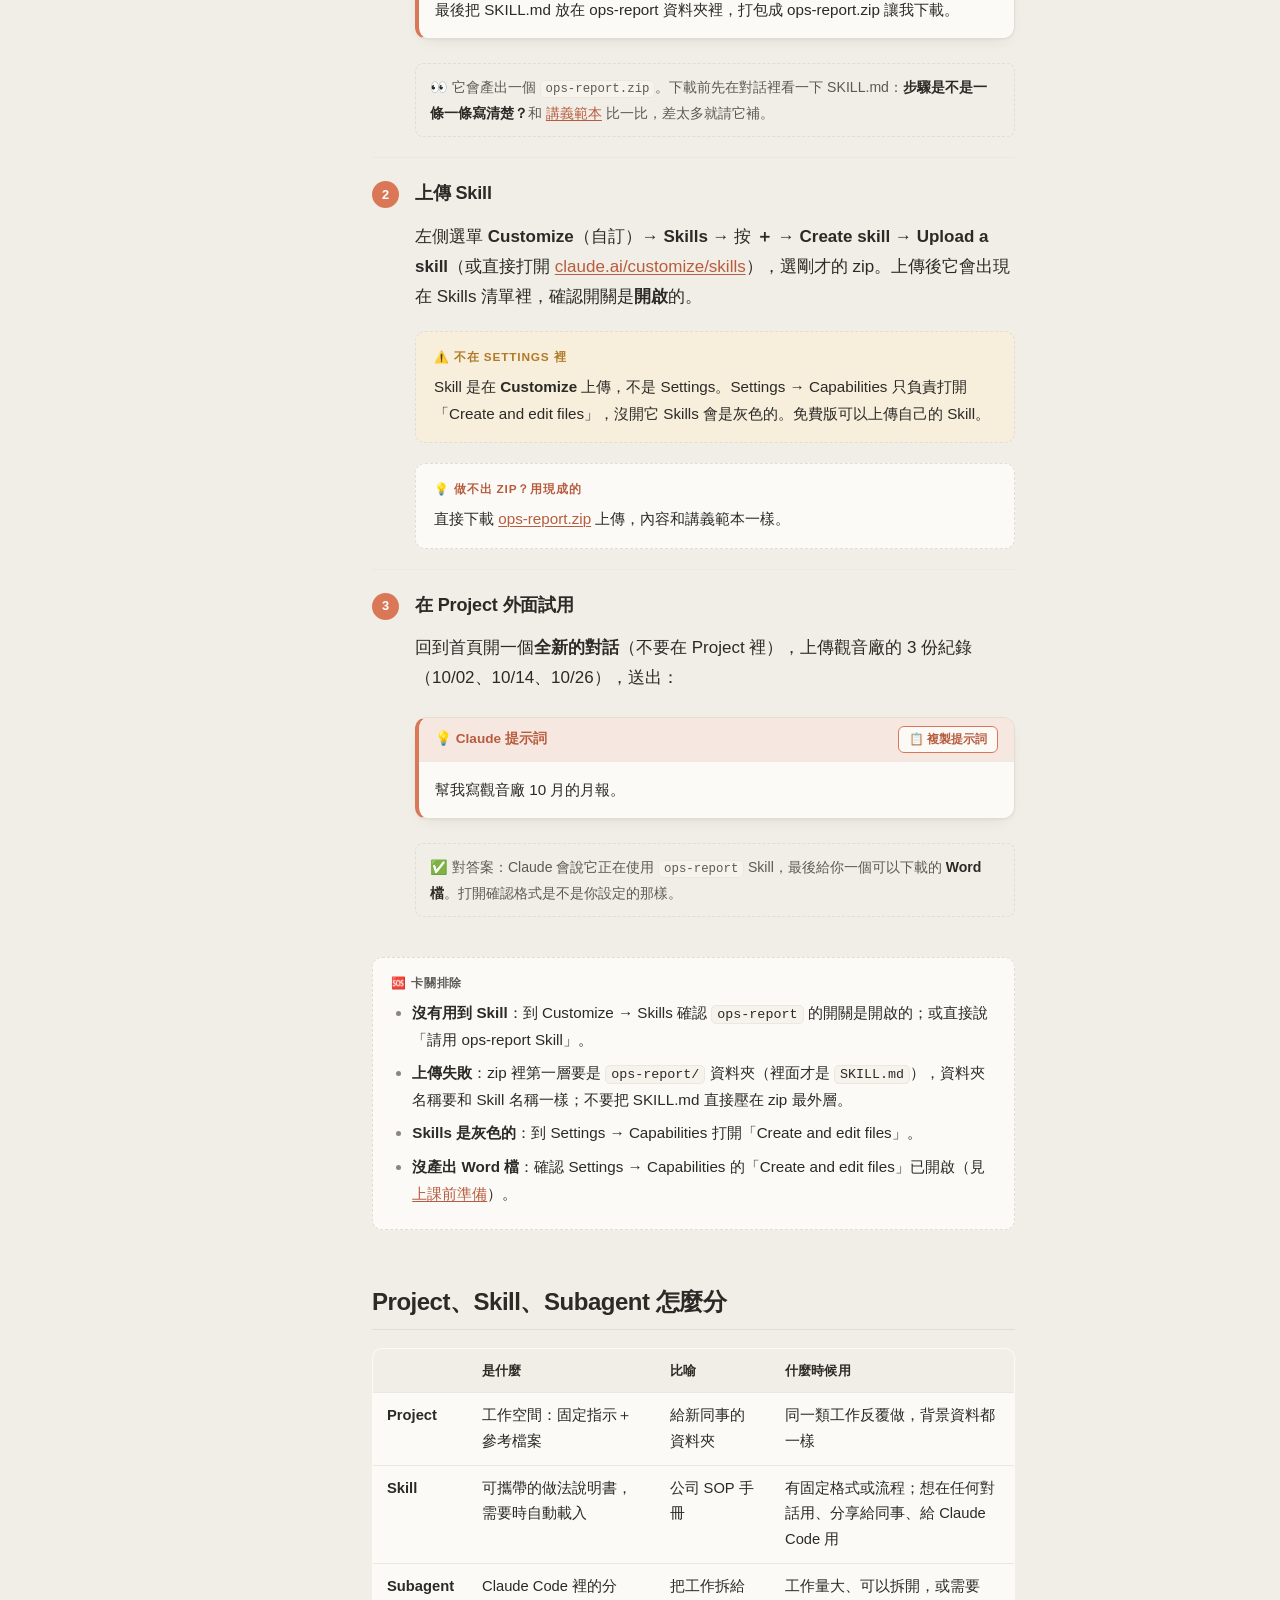
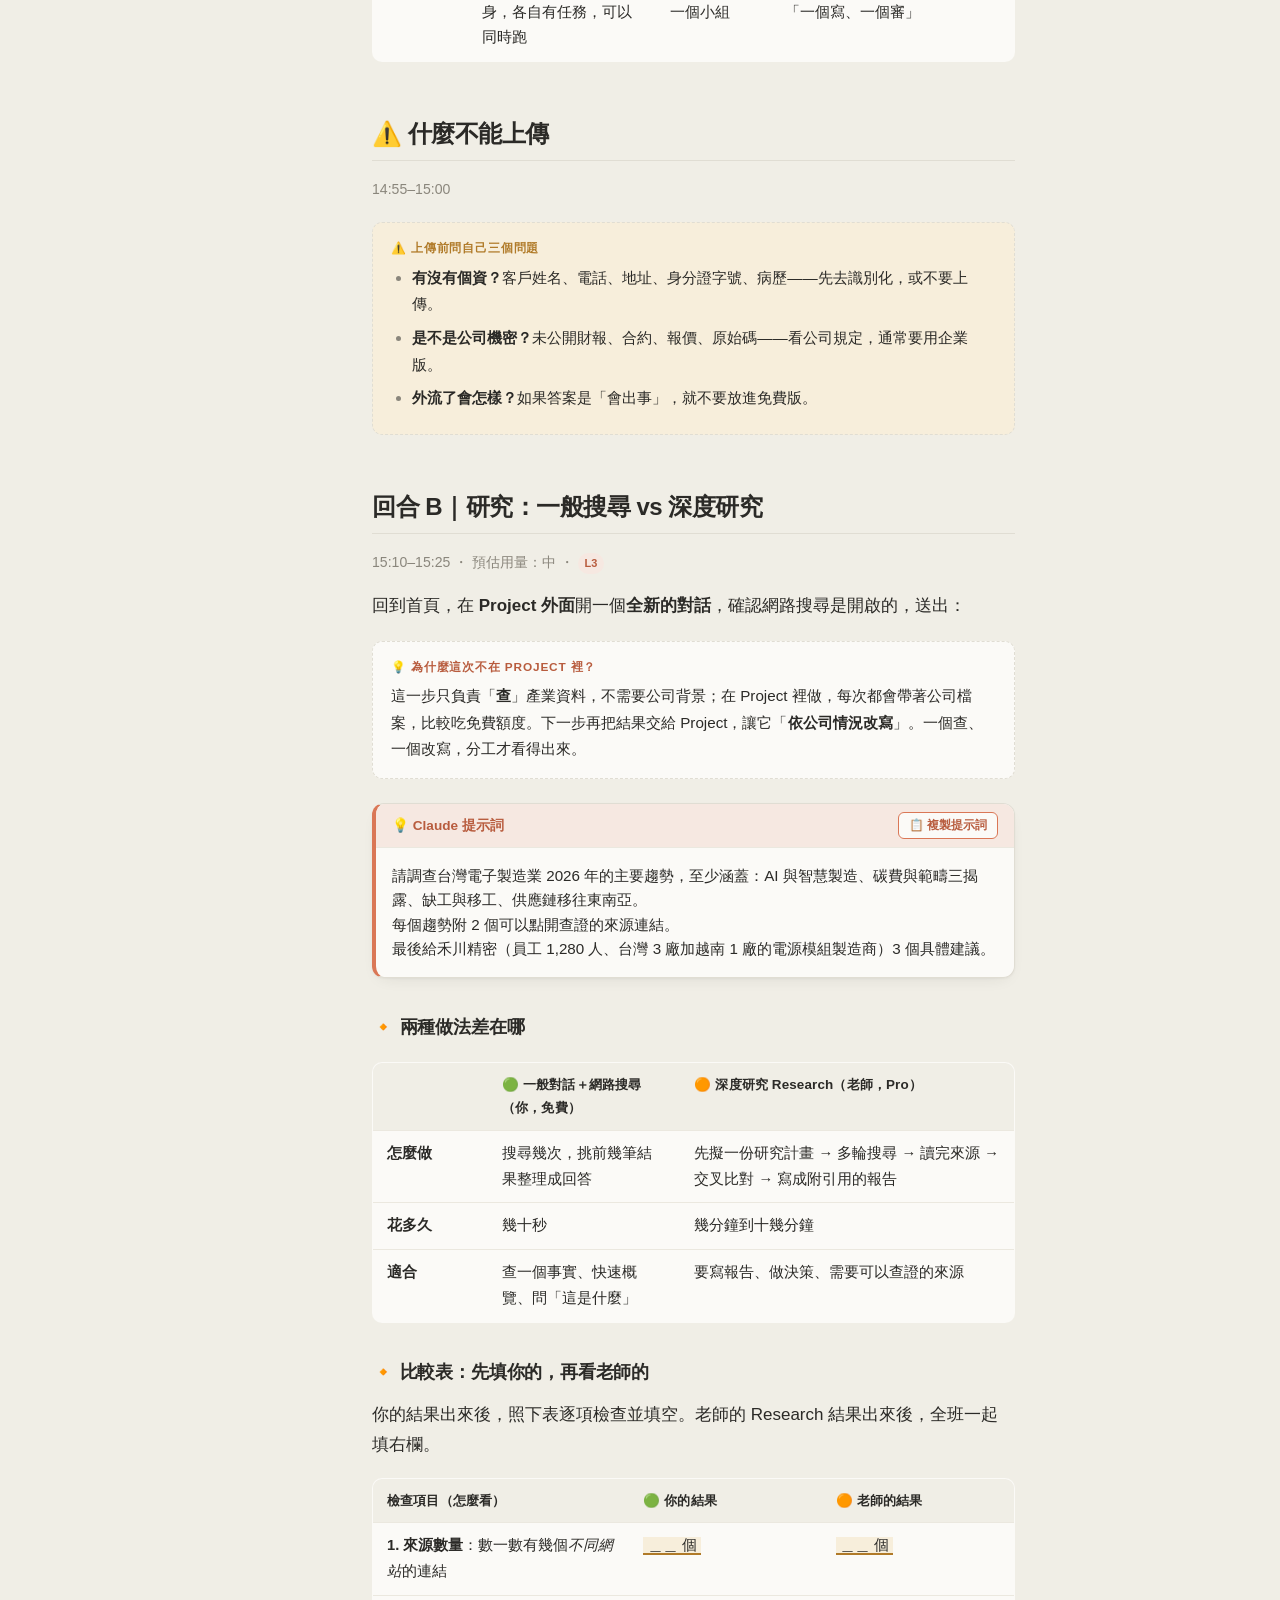
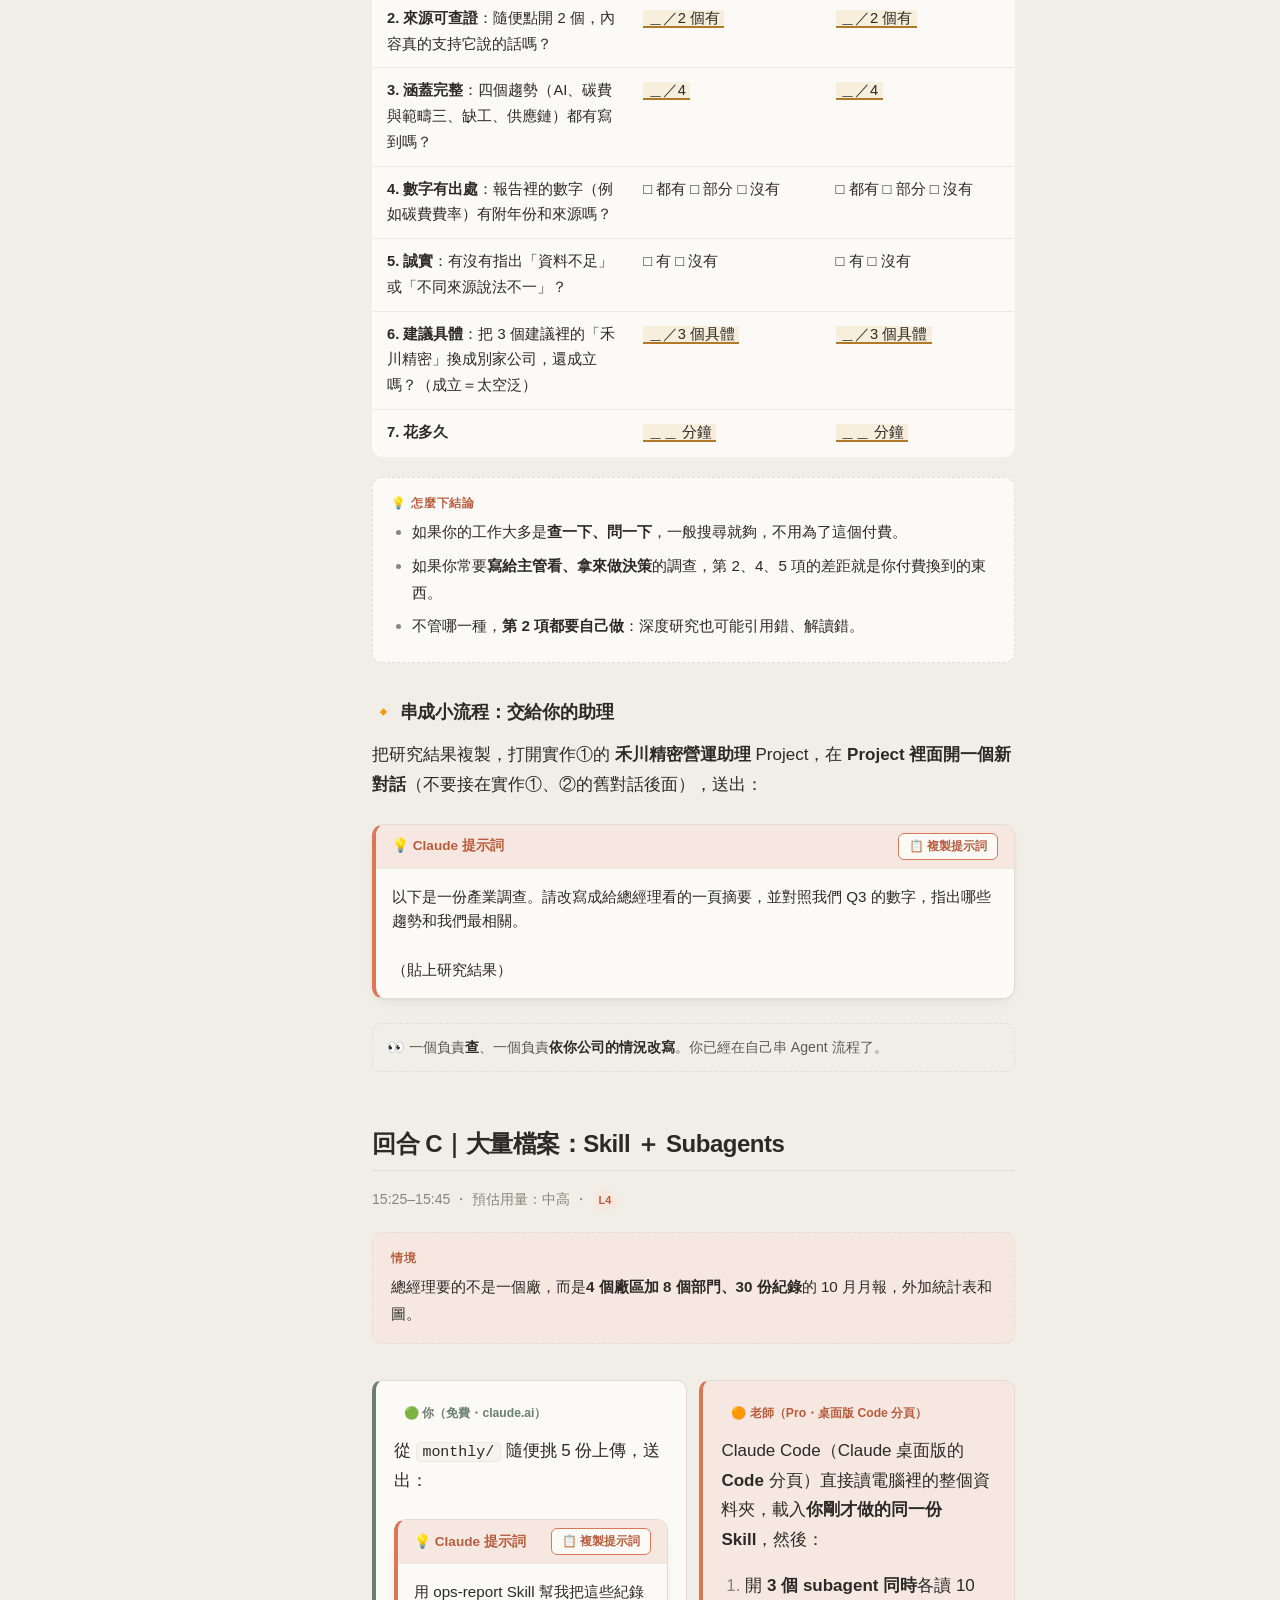
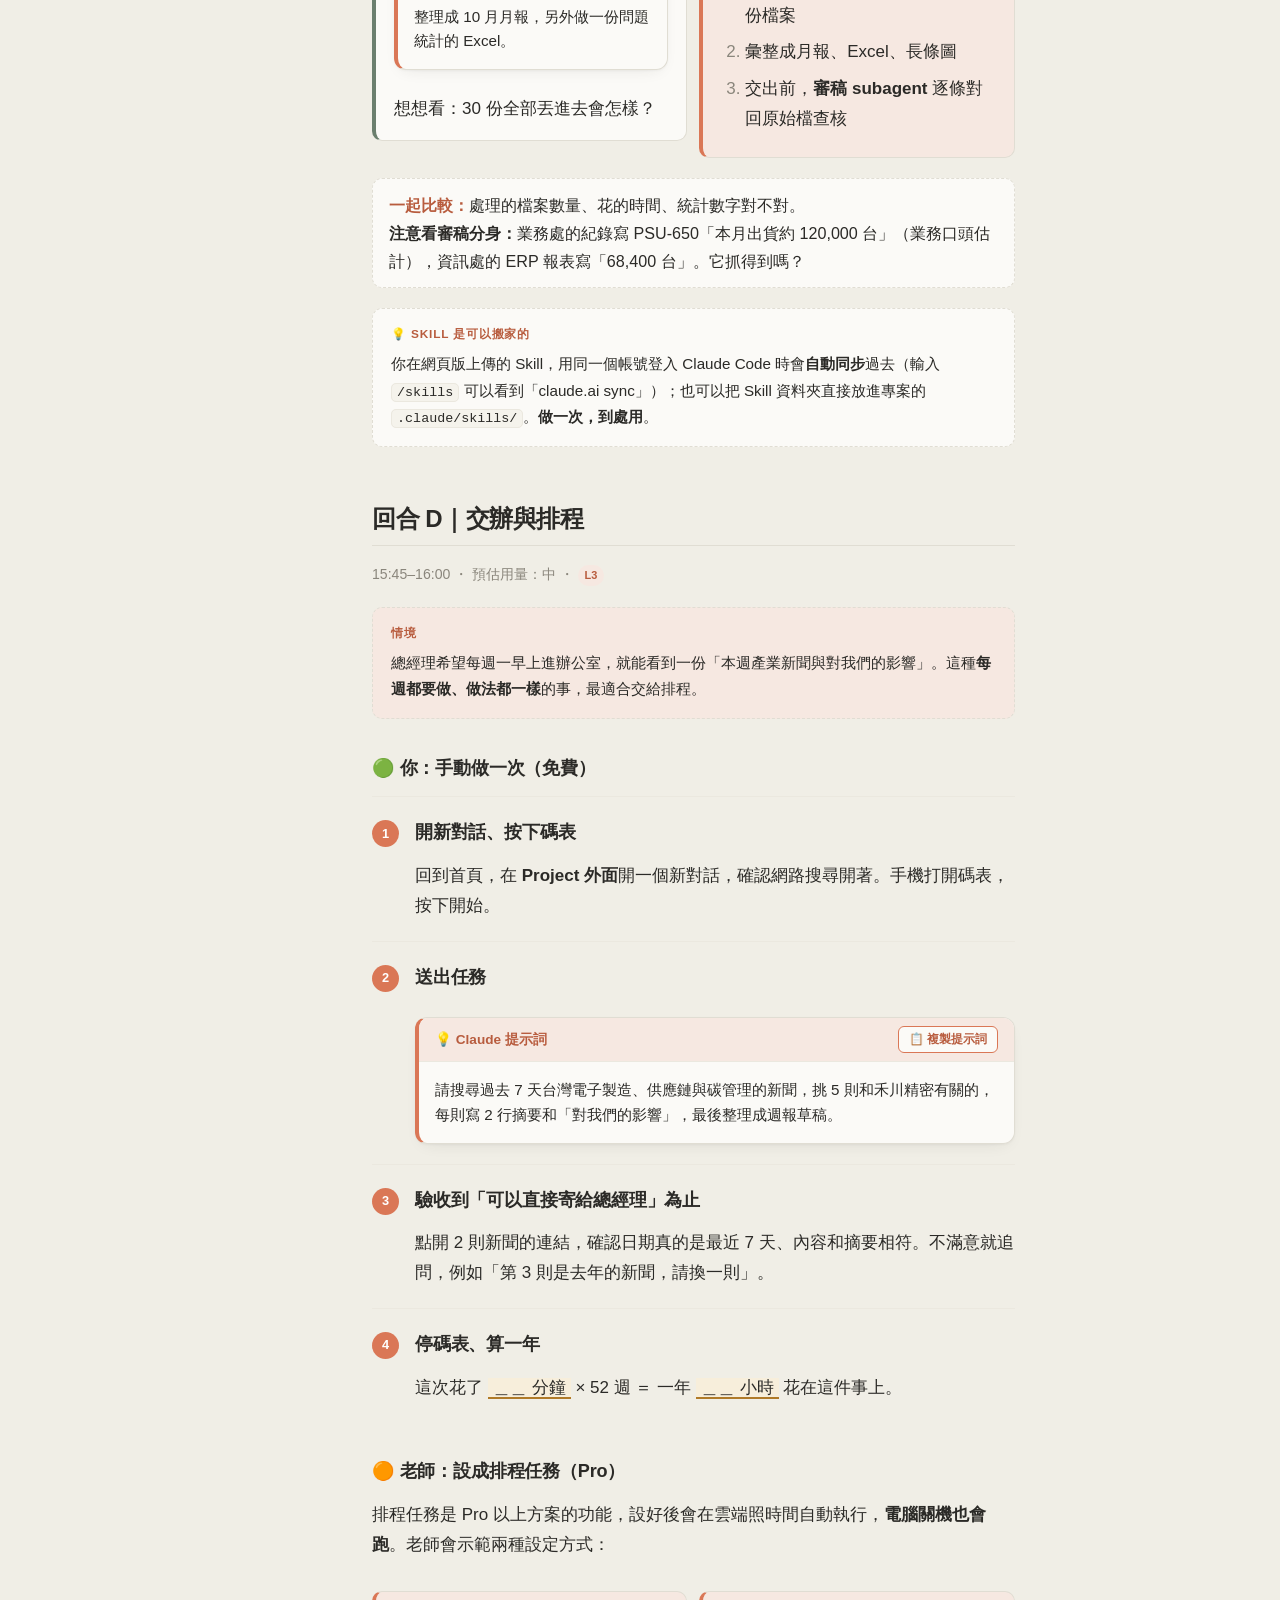
<file: handout.html>
<!DOCTYPE html>
<html lang="zh-Hant">

<head>
  <meta charset="UTF-8">
  <meta name="viewport" content="width=device-width, initial-scale=1.0">
  <title>學員講義 — 自然語言生成實務 11/07</title>
  <meta name="description" content="用 Claude 從對話進階到 AI Agent：Project、Skill、深度研究、Subagents、排程。逐步操作與可複製提示詞。">
  <link rel="stylesheet" href="assets/style.css">
</head>

<body>

  <header class="site-header">
    <div class="inner">
      <a class="brand" href="index.html">
        <img src="assets/bigdata_logo.png" alt="東吳資科" class="header-logo">
        <img src="assets/nlp_logo.png" alt="NLP Lab" class="header-logo">
        自然語言生成實務
        <small>11/07 下午</small>
      </a>
      <nav class="site-nav">
        <a href="index.html">首頁</a>
        <a href="prep.html">上課前準備</a>
        <a href="handout.html" aria-current="page">學員講義</a>
        <a href="slides/afternoon.html">投影片</a>
        <a href="data/">範例資料</a>
      </nav>
    </div>
  </header>

  <div class="wrap">
    <div class="hero">
      <span class="kicker">11/07（六）13:30–16:30 ・ 城中校區 5216</span>
      <h1>從對話到代理：讓 AI 把工作做完</h1>
      <p class="lede"><strong>不會寫程式也沒關係。</strong>每一步都寫在這頁，跟著做就會。卡住就舉手。</p>
      <div class="meta">
        <span>🌐 你：claude.ai 網頁版（免費）</span>
        <span>🎬 老師：Claude 桌面版（Pro）＋ Code 分頁</span>
        <span>✋ 卡住就舉手</span>
      </div>
    </div>
  </div>

  <div class="page">

    <aside class="toc">
      <div class="toc-title">本頁目錄</div>
      <ul>
        <li><a href="#goals">今日目標</a></li>
        <li><a href="#ladder">四階地圖</a></li>
        <li><a href="#plans">免費 vs Pro</a></li>
        <li><a href="#concepts">概念速記</a></li>
        <li><a href="#prompt">提示詞怎麼寫</a></li>
        <li><a href="#data">範例資料是什麼</a></li>
        <li><a href="#roundA">回合 A　模型品質</a></li>
        <li><a href="#lab1">實作①　建 Project</a></li>
        <li><a href="#lab2">實作②　做 Skill</a></li>
        <li><a href="#pss">Project／Skill／Subagent</a></li>
        <li><a href="#safety">什麼不能上傳</a></li>
        <li><a href="#roundB">回合 B　研究</a></li>
        <li><a href="#roundC">回合 C　Subagents</a></li>
        <li><a href="#roundD">回合 D　排程</a></li>
        <li><a href="#coder">程式組加碼</a></li>
        <li><a href="#delegate">交辦模板＋驗收清單</a></li>
        <li><a href="#templates">5 份現成 Skill</a></li>
        <li><a href="#next">下週的一件事</a></li>
        <li><a href="#master">東吳資科碩士班</a></li>
      </ul>
    </aside>

    <main>

      <h2 id="goals">今日目標</h2>
      <ol>
        <li>知道 AI 不只能聊天：它能<strong>照你的規則做事、產出檔案、自己查資料、分工合作</strong></li>
        <li>帶走一個<strong>自己做的工作助理</strong>（Project）和一份<strong>自己的 Skill</strong></li>
        <li>親眼看過<strong>免費版和 Pro 做同一件事的差別</strong>，自己判斷值不值得升級</li>
        <li>學會<strong>交辦和驗收</strong>——AI 會犯錯，把關的是你</li>
      </ol>

      <h2 id="ladder">四階地圖</h2>
      <div class="ladder">
        <div class="rung"><b class="lv">L1</b><div><strong>對話</strong>：你問、它答。<span class="muted small">聊天、網路搜尋</span></div></div>
        <div class="rung"><b class="lv">L2</b><div><strong>給它資料與規則</strong>：你設定好工作環境，它照你的格式產出。<span class="muted small">Project、Skill、Artifact、Word/Excel 檔</span> <span class="level-pill">你動手・免費</span></div></div>
        <div class="rung pro"><b class="lv">L3</b><div><strong>交辦任務</strong>：你指派、它自己做完、你驗收。<span class="muted small">深度研究、排程任務</span> <span class="level-pill pro">老師示範・Pro</span></div></div>
        <div class="rung pro"><b class="lv">L4</b><div><strong>打造 Agent 團隊</strong>：你設計分工、它們並行處理、互相查核。<span class="muted small">Claude Code、Subagents</span> <span class="level-pill pro">老師示範・Pro</span></div></div>
      </div>

      <h2 id="plans">免費 vs Pro：差在哪</h2>
      <p class="muted small">資料來源：<a href="https://claude.com/pricing" target="_blank" rel="noopener">claude.com/pricing</a>，2026/11/06 讀取。方案內容常變動，以官方頁為準。</p>
      <div class="table-scroll">
        <table>
          <tr><th style="width:34%">功能</th><th>免費（你今天用）</th><th>Pro（US$20／月）</th></tr>
          <tr><td>模型</td><td>Sonnet、Haiku</td><td>再加上 <strong>Opus</strong>（最強）</td></tr>
          <tr><td>Project</td><td>最多 5 個</td><td>不限</td></tr>
          <tr><td>Skill、Artifact、產出 Word/Excel、網路搜尋、記憶</td><td>✅</td><td>✅</td></tr>
          <tr><td>深度研究（Research）</td><td>—</td><td>✅</td></tr>
          <tr><td>交辦與排程任務</td><td>—</td><td>✅</td></tr>
          <tr><td>Claude Code（讀寫你電腦裡的檔案）</td><td>—</td><td>✅</td></tr>
          <tr><td>用量</td><td>每 5 小時、每週都有上限</td><td>較高</td></tr>
        </table>
      </div>
      <div class="callout tip">
        <span class="callout-label">💡 其他家也一樣</span>
        <p>ChatGPT、Gemini 的免費版也有專案／Gem 這類功能，但<strong>最強的模型、完整的深度研究、排程</strong>同樣放在付費方案。所以今天學的「付費到底換到什麼」，換一家工具也適用。</p>
      </div>

      <h2 id="concepts">📖 概念速記</h2>
      <div class="table-scroll">
        <table>
          <tr><th style="width:26%">名詞</th><th>白話</th></tr>
          <tr><td><strong>提示詞 Prompt</strong></td><td>你交給 Claude 的<strong>工作說明</strong>。不是隨口問一句，而是像交代同事做事一樣，講清楚角色、任務、資料、格式、規則（見下一節）</td></tr>
          <tr><td><strong>LLM</strong></td><td>讀過海量文字、很會「接下去寫」的 AI。它不是查資料庫，是<strong>猜最可能的下一個字</strong>——所以你給的資料和規則越清楚，它猜得越準</td></tr>
          <tr><td><strong>幻覺</strong></td><td>它很有自信地說錯話。給它原始資料、要它附出處，就能大幅減少</td></tr>
          <tr><td><strong>Project</strong></td><td>一個固定的工作空間：放好指示和參考檔案，之後在裡面開的對話都會自動帶著</td></tr>
          <tr><td><strong>Skill</strong></td><td>一份可攜帶的「做法說明書」（SKILL.md）。Claude 判斷需要時才自動拿出來用，在哪個對話都有效</td></tr>
          <tr><td><strong>Agent</strong></td><td>會自己規劃步驟、使用工具（搜尋、讀檔、寫檔）、一路做到完成的 AI</td></tr>
          <tr><td><strong>Subagent</strong></td><td>Agent 的分身：各自有任務、各自讀資料，可以同時跑好幾個</td></tr>
        </table>
      </div>

      <h2 id="prompt">✍️ 提示詞怎麼寫：六個要素</h2>
      <p>今天所有的提示詞（講義裡標著「💡 Claude 提示詞」的框）都照同一套結構寫。前三項是<strong>必填</strong>，後三項越重要的工作越該寫。</p>
      <div class="table-scroll">
        <table>
          <tr><th style="width:16%">要素</th><th style="width:10%"></th><th>要回答的問題</th><th style="width:34%">回合 A 的寫法</th></tr>
          <tr><td><strong>任務</strong></td><td>必填</td><td>要它做什麼？做到什麼程度？</td><td>寫一份給總經理的一頁提案</td></tr>
          <tr><td><strong>資料</strong></td><td>必填</td><td>要根據什麼？（上傳的檔案、貼上的內容）沒給資料，它只能猜</td><td>根據附件 <code>company_profile.md</code></td></tr>
          <tr><td><strong>格式</strong></td><td>必填</td><td>交出來長什麼樣？段落、表格、字數、檔案類型</td><td>問題、選項比較表、建議、時程，共四段</td></tr>
          <tr><td><strong>角色</strong></td><td>建議</td><td>它用誰的身分、寫給誰看？決定語氣和深度</td><td>你是禾川精密的營運經理</td></tr>
          <tr><td><strong>規則</strong></td><td>建議</td><td>有哪些限制、不能做的事、判斷標準？</td><td>注意資料中所有的限制條件</td></tr>
          <tr><td><strong>範例</strong></td><td>選填</td><td>給一小段「我要的樣子」，比形容詞有用</td><td>（實作① 的指示裡有）</td></tr>
        </table>
      </div>

      <div class="track-pair">
        <div class="track free">
          <span class="track-label">❌ 隨口說說</span>
          <pre data-nocopy><code>幫我寫一個導入排程系統的提案</code></pre>
          <p class="small">沒有資料、沒有格式、沒有限制 → 它只能寫一篇「聽起來合理」的通用文章，數字是編的。</p>
        </div>
        <div class="track pro">
          <span class="track-label">✅ 交代清楚</span>
          <pre data-nocopy><code>你是禾川精密的營運經理（角色）。
請根據附件資料（資料），寫一份給總經理的一頁提案（任務）：
湖口廠、觀音廠要不要導入 AI 智慧排程系統。
包含問題、選項比較表、建議、時程（格式）。
請注意資料中所有的限制條件（規則）。</code></pre>
        </div>
      </div>

      <div class="callout tip">
        <span class="callout-label">💡 講義裡的提示詞框怎麼用</span>
        <ul>
          <li>按右上角 <strong>📋 複製提示詞</strong>，貼進 Claude 的輸入框送出。先照原樣跑一次，再改成你自己的情境。</li>
          <li><strong>寫一次，存起來</strong>：同樣的角色、規則、格式每次都要打很煩 → 存進 <strong>Project 指示</strong>（實作①）或做成 <strong>Skill</strong>（實作②）。之後只要一句「幫我寫湖口廠的週報」就夠了，因為其他要素已經存在裡面。</li>
          <li><strong>交辦給 Agent 時</strong>，在這六項之外再加「完成標準」和「驗收方式」，就是本頁後面的 <a href="#delegate">交辦任務模板</a>。</li>
        </ul>
      </div>

      <h2 id="data">🗂 範例資料是什麼</h2>
      <p>今天所有練習都用同一家<strong>虛構公司「禾川精密」</strong>：做網通與工業設備電源模組的製造商，員工 1,280 人，有湖口、觀音、台南三廠和越南北寧廠，另有品保、業務、人資、資訊、永續辦公室等 8 個部門。資料是為課程編寫的，<strong>不含任何真實個資</strong>，可以放心上傳。</p>
      <p>到 <a href="data/">範例資料頁</a> 下載。<code>monthly.zip</code> 下載後先<strong>解壓縮</strong>，裡面是 30 個 <code>.md</code> 文字檔。</p>
      <div class="table-scroll">
        <table>
          <tr><th style="width:24%">檔案</th><th>是什麼</th><th style="width:20%">用在哪</th></tr>
          <tr><td><code>company_profile.md</code></td><td>公司簡介、Q3 營運數字（交期、品質、流動率、碳排）、客訴類型、管理層要決定的事和<strong>限制條件</strong>。相當於「新人到職要先讀的背景資料」</td><td>回合 A、實作①（放進 Project）</td></tr>
          <tr><td><code>complaint_email.txt</code></td><td>大客戶「捷訊網通」採購經理寄來的客訴信：一批電源模組焊點不良、交期延遲，要求 8D 報告</td><td>回合 A</td></tr>
          <tr><td><code>monthly/</code>（30 個檔）</td><td>10 月份各廠區與部門的<strong>週會紀錄</strong>和<strong>員工與客戶回饋彙整</strong>。檔名格式是 <code>日期_單位_種類.md</code>，例如 <code>2026-10-01_湖口廠_meeting.md</code>（meeting＝週會紀錄、feedback＝回饋彙整）</td><td>實作①②（各挑 3 份）、回合 C（全部 30 份）</td></tr>
          <tr><td><code>employee_survey.csv</code></td><td>100 則員工意見調查：廠區、身分、滿意度（1–5 分）、意見內容。可以用 Excel 打開</td><td>程式組加碼</td></tr>
        </table>
      </div>
      <div class="callout scenario">
        <span class="callout-label">👀 為什麼要用「一家公司」的資料</span>
        <p>真實工作裡，你手上永遠是一堆格式不一、彼此可能矛盾的文件。這些範例資料刻意做成這樣：有的數字只是口頭估計、有的紀錄互相衝突。<strong>Claude 能不能讀完、分類、抓出矛盾，就是今天要驗收的事。</strong></p>
      </div>

      <!-- ============ 回合 A ============ -->
      <h2 id="roundA">回合 A｜模型品質：Sonnet vs Opus</h2>
      <p class="muted small">13:45–14:10 ・ 預估用量：中</p>

      <div class="callout scenario">
        <span class="callout-label">情境</span>
        <p>你是電源模組製造商「禾川精密」的營運經理。Q3 準時交貨率掉到 88.6%、客訴增加 72%，總經理要你下週一交一頁提案：湖口廠、觀音廠要不要導入「AI 智慧排程系統」。同時，大客戶捷訊網通寄來一封很嚴厲的品質客訴信。</p>
      </div>

      <h3>🔸 Round 1 — 寫提案</h3>
      <ol>
        <li>到 <a href="data/">範例資料</a> 下載 <code>company_profile.md</code> 和 <code>complaint_email.txt</code>。</li>
        <li>在 claude.ai 開新對話，確認模型是 <strong>Sonnet</strong>，把 <code>company_profile.md</code> 拖進輸入框。</li>
        <li>貼上這段指示送出：</li>
      </ol>
      <pre class="prompt"><code>你是禾川精密的營運經理。請根據附件資料，寫一份給總經理的一頁提案：湖口廠、觀音廠要不要導入「AI 智慧排程系統」。
要包含：
1. 問題是什麼（附數字）
2. 2–3 個選項的比較表（成本、時程、風險）
3. 你的建議和理由
4. 時程規劃
請特別注意資料中所有的限制條件。</code></pre>

      <h3>🔸 Round 2 — 回客戶客訴</h3>
      <p>在同一個對話，把 <code>complaint_email.txt</code> 拖進去，送出：</p>
      <pre class="prompt"><code>請以禾川精密業務處的身分回覆這封客訴信。語氣專業誠懇，每個問題和要求都要回應，並給具體的處理時間。</code></pre>

      <div class="track-pair">
        <div class="track free">
          <span class="track-label">🟢 你（免費・Sonnet）</span>
          <p>自己看一下結果，先別急著往下：它有沒有注意到「11 月底前不能停線或換系統」和「資訊處 1 人 12 月請假」？</p>
        </div>
        <div class="track pro">
          <span class="track-label">🟠 老師（Pro・Opus）</span>
          <p>老師用 Opus 跑同一題，兩邊並排投影。</p>
        </div>
      </div>
      <div class="compare-points">
        <strong>一起比較：</strong>
        有沒有抓到所有限制條件、時程排得合不合理（最快也要明年 1 月）、預算有沒有算（380 萬放進 600 萬上限）、有沒有順便發現範疇三盤查要提早啟動；客訴的焊點不良和交期兩個問題是不是都有回、有沒有給 8D 報告日期、有沒有亂承諾賠償。
      </div>

      <div class="callout tip">
        <span class="callout-label">💡 差別在「推理」</span>
        <p>Sonnet 已經寫得很通順。差別通常不在文筆，而在<strong>會不會把好幾個條件放在一起想</strong>。工作上越複雜的判斷，差距越明顯。</p>
      </div>

      <!-- ============ 實作 1 ============ -->
      <h2 id="lab1">實作①｜建一個 Project：你的營運助理</h2>
      <p class="muted small">14:10–14:35 ・ 預估用量：中 ・ <span class="level-pill">L2・免費</span></p>

      <div class="callout scenario">
        <span class="callout-label">情境</span>
        <p>每週都要寫週報，每次都要重新貼背景、重新講格式，很煩。這次把它們<strong>一次設定好</strong>。</p>
      </div>

      <div class="step">
        <div class="step-num">1</div>
        <div class="step-body">
          <h3>建立 Project</h3>
          <p>左側選單點 <strong>Projects</strong> → <strong>+ 建立 Project</strong>，名稱填「禾川精密營運助理」。</p>
        </div>
      </div>

      <div class="step">
        <div class="step-num">2</div>
        <div class="step-body">
          <h3>寫 Project 指示</h3>
          <p>在 Project 右側找到 <strong>指示（Instructions）</strong>，貼上下面這段。四個部分：<strong>角色、任務、格式、範例</strong>。</p>
          <pre class="prompt"><code>【角色】你是禾川精密總部的營運分析助理，讀者是總經理、各廠廠長和部門主管。

【任務】我會給你廠區或部門的週會紀錄、員工與客戶回饋或營運數字，請整理成週報。

【格式】
一、本週重點（3 點，每點一句話）
二、問題分類（表格：類別｜次數｜廠區／部門｜說明），類別固定用：交期、品質、人力、設備、安全與永續
三、需要主管決定的事
四、待確認事項（資料有衝突或不足的地方）

【規則】
- 繁體中文，句子短
- 每個數字都要能對回原始資料；資料互相矛盾時列出兩邊，不要自己挑
- 不寫「持續精進」這種空話

【範例】本週重點的寫法：「湖口廠 PSU-650 本週 8 張訂單延遲，3 份紀錄都指向插單造成排程衝突，建議優先處理。」</code></pre>
        </div>
      </div>

      <div class="step">
        <div class="step-num">3</div>
        <div class="step-body">
          <h3>上傳參考檔案</h3>
          <p>在 Project 的 <strong>檔案（Files）</strong> 區上傳 <code>company_profile.md</code>。之後在這個 Project 裡的每個對話，Claude 都知道公司背景。</p>
        </div>
      </div>

      <div class="step">
        <div class="step-num">4</div>
        <div class="step-body">
          <h3>試用：一句話產出週報</h3>
          <p>在 Project 裡開新對話，從 <a href="data/">範例資料</a> 的 <code>monthly/</code> 上傳湖口廠的 3 份紀錄（10/01、10/13、10/25），送出：</p>
          <pre class="prompt"><code>幫我寫湖口廠 10 月的週報。</code></pre>
          <div class="expect">👀 <b>你只講了一句話</b>，它卻知道公司背景、照你的格式、用你的分類。這就是 L2。</div>
        </div>
      </div>

      <div class="step">
        <div class="step-num">5</div>
        <div class="step-body">
          <h3>驗收、修正一次</h3>
          <p>看一下它交的週報：數字對得回原始檔嗎？有沒有漏掉哪份紀錄？在同一個對話送出修正：</p>
          <pre class="prompt"><code>這份週報請修改三個地方：
1. 每一個問題後面用括號標出處檔名，例如（2026-10-13_湖口廠_meeting.md）
2. 最後加一段「五、資料來源」，列出你讀過的所有檔案
3. 改成 Word 檔讓我下載</code></pre>
          <div class="expect">👀 現在你手上有一套<b>完整的做法</b>：Project 指示裡的角色、格式、規則，加上你剛剛補的三條修正。下一個實作要把它打包帶走。</div>
        </div>
      </div>

      <div class="callout rescue">
        <span class="callout-label">🆘 卡關排除</span>
        <ul>
          <li><strong>找不到 Projects</strong>：在左側選單最上方，或點「☰」展開。</li>
          <li><strong>格式沒照做</strong>：確認指示有存到 Project 裡，而且你是在 Project <em>裡面</em>開的對話。</li>
          <li><strong>額度用完</strong>：和鄰座一起看一台，或看老師投影。</li>
        </ul>
      </div>

      <!-- ============ 實作 2 ============ -->
      <h2 id="lab2">實作②｜把做法打包成 Skill</h2>
      <p class="muted small">14:35–14:55 ・ 預估用量：中高 ・ <span class="level-pill">L2・免費</span></p>

      <div class="callout scenario">
        <span class="callout-label">情境</span>
        <p>Project 很好用，但只在那個 Project 裡有效。如果同一套做法想<strong>在任何對話都能用</strong>、還想<strong>分享給同事</strong>、甚至<strong>交給 Claude Code 用</strong>——就把它做成 Skill。</p>
      </div>

      <div class="step">
        <div class="step-num">1</div>
        <div class="step-body">
          <h3>請 Claude 幫你寫 Skill</h3>
          <div class="callout scenario">
            <span class="callout-label">📌 「做法」在哪裡？</span>
            <p>實作① 第 4 步你只打了一句話，但 Claude 能照格式寫，是因為「做法」已經存在兩個地方：</p>
            <ul>
              <li><strong>Project 指示</strong>：角色、任務、格式、規則、範例（第 2 步貼的那段）</li>
              <li><strong>你的修正</strong>：標出處、列資料來源、輸出 Word（第 5 步）</li>
            </ul>
            <p>Skill 就是把這兩樣<strong>寫成一份步驟清楚的說明書</strong>，所以提示詞裡要明確叫它把兩邊都整理進去，並寫成「第 1 步、第 2 步……」的做法。</p>
          </div>
          <p>在剛才的 Project 對話裡接著送出：</p>
          <pre class="prompt"><code>請把「這個 Project 的指示」加上「我剛才在這個對話裡要求的修改」，整理成一個 Claude Skill。

名稱：ops-report
說明（description）：把廠區或部門的週會紀錄、員工與客戶回饋整理成禾川精密格式的週報或月報，輸出 Word 檔。當使用者說「寫週報」「寫月報」時使用。

SKILL.md 內容請分成四段：
1. 什麼時候用
2. 產出步驟：寫成編號步驟，至少包含——
   (1) 先讀完所有提供的檔案，不要只讀前幾份
   (2) 依固定五類分類：交期、品質、人力、設備、安全與永續
   (3) 每類算出次數、涉及的廠區／部門
   (4) 數字互相衝突時不要自己挑，列進「待確認事項」，寫出兩邊的數字和檔名
   (5) 每個問題標出處檔名
   (6) 輸出 Word 檔
3. 報告結構：一到五段的標題
4. 寫作規則

最後把 SKILL.md 放在 ops-report 資料夾裡，打包成 ops-report.zip 讓我下載。</code></pre>
          <div class="expect">👀 它會產出一個 <code>ops-report.zip</code>。下載前先在對話裡看一下 SKILL.md：<b>步驟是不是一條一條寫清楚？</b>和 <a href="skills/src/ops-report/SKILL.md" target="_blank" rel="noopener">講義範本</a> 比一比，差太多就請它補。</div>
        </div>
      </div>

      <div class="step">
        <div class="step-num">2</div>
        <div class="step-body">
          <h3>上傳 Skill</h3>
          <p>左側選單 <strong>Customize</strong>（自訂）→ <strong>Skills</strong> → 按 <strong>＋</strong> → <strong>Create skill</strong> → <strong>Upload a skill</strong>（或直接打開 <a href="https://claude.ai/customize/skills" target="_blank" rel="noopener">claude.ai/customize/skills</a>），選剛才的 zip。上傳後它會出現在 Skills 清單裡，確認開關是<strong>開啟</strong>的。</p>
          <div class="callout warn">
            <span class="callout-label">⚠️ 不在 Settings 裡</span>
            <p>Skill 是在 <strong>Customize</strong> 上傳，不是 Settings。Settings → Capabilities 只負責打開「Create and edit files」，沒開它 Skills 會是灰色的。免費版可以上傳自己的 Skill。</p>
          </div>
          <div class="callout tip">
            <span class="callout-label">💡 做不出 zip？用現成的</span>
            <p>直接下載 <a href="skills/ops-report.zip">ops-report.zip</a> 上傳，內容和講義範本一樣。</p>
          </div>
        </div>
      </div>

      <div class="step">
        <div class="step-num">3</div>
        <div class="step-body">
          <h3>在 Project 外面試用</h3>
          <p>回到首頁開一個<strong>全新的對話</strong>（不要在 Project 裡），上傳觀音廠的 3 份紀錄（10/02、10/14、10/26），送出：</p>
          <pre class="prompt"><code>幫我寫觀音廠 10 月的月報。</code></pre>
          <div class="expect">✅ 對答案：Claude 會說它正在使用 <code>ops-report</code> Skill，最後給你一個可以下載的 <b>Word 檔</b>。打開確認格式是不是你設定的那樣。</div>
        </div>
      </div>

      <div class="callout rescue">
        <span class="callout-label">🆘 卡關排除</span>
        <ul>
          <li><strong>沒有用到 Skill</strong>：到 Customize → Skills 確認 <code>ops-report</code> 的開關是開啟的；或直接說「請用 ops-report Skill」。</li>
          <li><strong>上傳失敗</strong>：zip 裡第一層要是 <code>ops-report/</code> 資料夾（裡面才是 <code>SKILL.md</code>），資料夾名稱要和 Skill 名稱一樣；不要把 SKILL.md 直接壓在 zip 最外層。</li>
          <li><strong>Skills 是灰色的</strong>：到 Settings → Capabilities 打開「Create and edit files」。</li>
          <li><strong>沒產出 Word 檔</strong>：確認 Settings → Capabilities 的「Create and edit files」已開啟（見 <a href="prep.html#settings">上課前準備</a>）。</li>
        </ul>
      </div>

      <h2 id="pss">Project、Skill、Subagent 怎麼分</h2>
      <div class="table-scroll">
        <table>
          <tr><th style="width:14%"></th><th>是什麼</th><th style="width:18%">比喻</th><th>什麼時候用</th></tr>
          <tr><td><strong>Project</strong></td><td>工作空間：固定指示＋參考檔案</td><td>給新同事的資料夾</td><td>同一類工作反覆做，背景資料都一樣</td></tr>
          <tr><td><strong>Skill</strong></td><td>可攜帶的做法說明書，需要時自動載入</td><td>公司 SOP 手冊</td><td>有固定格式或流程；想在任何對話用、分享給同事、給 Claude Code 用</td></tr>
          <tr><td><strong>Subagent</strong></td><td>Claude Code 裡的分身，各自有任務，可以同時跑</td><td>把工作拆給一個小組</td><td>工作量大、可以拆開，或需要「一個寫、一個審」</td></tr>
        </table>
      </div>

      <h2 id="safety">⚠️ 什麼不能上傳</h2>
      <p class="muted small">14:55–15:00</p>
      <div class="callout warn">
        <span class="callout-label">⚠️ 上傳前問自己三個問題</span>
        <ul>
          <li><strong>有沒有個資？</strong>客戶姓名、電話、地址、身分證字號、病歷——先去識別化，或不要上傳。</li>
          <li><strong>是不是公司機密？</strong>未公開財報、合約、報價、原始碼——看公司規定，通常要用企業版。</li>
          <li><strong>外流了會怎樣？</strong>如果答案是「會出事」，就不要放進免費版。</li>
        </ul>
      </div>

      <!-- ============ 回合 B ============ -->
      <h2 id="roundB">回合 B｜研究：一般搜尋 vs 深度研究</h2>
      <p class="muted small">15:10–15:25 ・ 預估用量：中 ・ <span class="level-pill pro">L3</span></p>

      <p>回到首頁，在 <strong>Project 外面</strong>開一個<strong>全新的對話</strong>，確認網路搜尋是開啟的，送出：</p>
      <div class="callout tip">
        <span class="callout-label">💡 為什麼這次不在 Project 裡？</span>
        <p>這一步只負責「<strong>查</strong>」產業資料，不需要公司背景；在 Project 裡做，每次都會帶著公司檔案，比較吃免費額度。下一步再把結果交給 Project，讓它「<strong>依公司情況改寫</strong>」。一個查、一個改寫，分工才看得出來。</p>
      </div>
      <pre class="prompt"><code>請調查台灣電子製造業 2026 年的主要趨勢，至少涵蓋：AI 與智慧製造、碳費與範疇三揭露、缺工與移工、供應鏈移往東南亞。
每個趨勢附 2 個可以點開查證的來源連結。
最後給禾川精密（員工 1,280 人、台灣 3 廠加越南 1 廠的電源模組製造商）3 個具體建議。</code></pre>

      <h3>🔸 兩種做法差在哪</h3>
      <div class="table-scroll">
        <table>
          <tr><th style="width:18%"></th><th>🟢 一般對話＋網路搜尋（你，免費）</th><th>🟠 深度研究 Research（老師，Pro）</th></tr>
          <tr><td><strong>怎麼做</strong></td><td>搜尋幾次，挑前幾筆結果整理成回答</td><td>先擬一份研究計畫 → 多輪搜尋 → 讀完來源 → 交叉比對 → 寫成附引用的報告</td></tr>
          <tr><td><strong>花多久</strong></td><td>幾十秒</td><td>幾分鐘到十幾分鐘</td></tr>
          <tr><td><strong>適合</strong></td><td>查一個事實、快速概覽、問「這是什麼」</td><td>要寫報告、做決策、需要可以查證的來源</td></tr>
        </table>
      </div>

      <h3>🔸 比較表：先填你的，再看老師的</h3>
      <p>你的結果出來後，照下表逐項檢查並填空。老師的 Research 結果出來後，全班一起填右欄。</p>
      <div class="table-scroll">
        <table>
          <tr><th style="width:40%">檢查項目（怎麼看）</th><th>🟢 你的結果</th><th>🟠 老師的結果</th></tr>
          <tr><td><strong>1. 來源數量</strong>：數一數有幾個<em>不同網站</em>的連結</td><td><span class="todo-fill">＿＿ 個</span></td><td><span class="todo-fill">＿＿ 個</span></td></tr>
          <tr><td><strong>2. 來源可查證</strong>：隨便點開 2 個，內容真的支持它說的話嗎？</td><td><span class="todo-fill">＿／2 個有</span></td><td><span class="todo-fill">＿／2 個有</span></td></tr>
          <tr><td><strong>3. 涵蓋完整</strong>：四個趨勢（AI、碳費與範疇三、缺工、供應鏈）都有寫到嗎？</td><td><span class="todo-fill">＿／4</span></td><td><span class="todo-fill">＿／4</span></td></tr>
          <tr><td><strong>4. 數字有出處</strong>：報告裡的數字（例如碳費費率）有附年份和來源嗎？</td><td>□ 都有 □ 部分 □ 沒有</td><td>□ 都有 □ 部分 □ 沒有</td></tr>
          <tr><td><strong>5. 誠實</strong>：有沒有指出「資料不足」或「不同來源說法不一」？</td><td>□ 有 □ 沒有</td><td>□ 有 □ 沒有</td></tr>
          <tr><td><strong>6. 建議具體</strong>：把 3 個建議裡的「禾川精密」換成別家公司，還成立嗎？（成立＝太空泛）</td><td><span class="todo-fill">＿／3 個具體</span></td><td><span class="todo-fill">＿／3 個具體</span></td></tr>
          <tr><td><strong>7. 花多久</strong></td><td><span class="todo-fill">＿＿ 分鐘</span></td><td><span class="todo-fill">＿＿ 分鐘</span></td></tr>
        </table>
      </div>

      <div class="callout tip">
        <span class="callout-label">💡 怎麼下結論</span>
        <ul>
          <li>如果你的工作大多是<strong>查一下、問一下</strong>，一般搜尋就夠，不用為了這個付費。</li>
          <li>如果你常要<strong>寫給主管看、拿來做決策</strong>的調查，第 2、4、5 項的差距就是你付費換到的東西。</li>
          <li>不管哪一種，<strong>第 2 項都要自己做</strong>：深度研究也可能引用錯、解讀錯。</li>
        </ul>
      </div>

      <h3>🔸 串成小流程：交給你的助理</h3>
      <p>把研究結果複製，打開實作①的 <strong>禾川精密營運助理</strong> Project，在 <strong>Project 裡面開一個新對話</strong>（不要接在實作①、②的舊對話後面），送出：</p>
      <pre class="prompt"><code>以下是一份產業調查。請改寫成給總經理看的一頁摘要，並對照我們 Q3 的數字，指出哪些趨勢和我們最相關。

（貼上研究結果）</code></pre>
      <div class="expect">👀 一個負責<b>查</b>、一個負責<b>依你公司的情況改寫</b>。你已經在自己串 Agent 流程了。</div>

      <!-- ============ 回合 C ============ -->
      <h2 id="roundC">回合 C｜大量檔案：Skill ＋ Subagents</h2>
      <p class="muted small">15:25–15:45 ・ 預估用量：中高 ・ <span class="level-pill pro">L4</span></p>

      <div class="callout scenario">
        <span class="callout-label">情境</span>
        <p>總經理要的不是一個廠，而是<strong>4 個廠區加 8 個部門、30 份紀錄</strong>的 10 月月報，外加統計表和圖。</p>
      </div>

      <div class="track-pair">
        <div class="track free">
          <span class="track-label">🟢 你（免費・claude.ai）</span>
          <p>從 <code>monthly/</code> 隨便挑 5 份上傳，送出：</p>
          <pre class="prompt"><code>用 ops-report Skill 幫我把這些紀錄整理成 10 月月報，另外做一份問題統計的 Excel。</code></pre>
          <p>想想看：30 份全部丟進去會怎樣？</p>
        </div>
        <div class="track pro">
          <span class="track-label">🟠 老師（Pro・桌面版 Code 分頁）</span>
          <p>Claude Code（Claude 桌面版的 <strong>Code</strong> 分頁）直接讀電腦裡的整個資料夾，載入<strong>你剛才做的同一份 Skill</strong>，然後：</p>
          <ol>
            <li>開 <strong>3 個 subagent 同時</strong>各讀 10 份檔案</li>
            <li>彙整成月報、Excel、長條圖</li>
            <li>交出前，<strong>審稿 subagent</strong> 逐條對回原始檔查核</li>
          </ol>
        </div>
      </div>
      <div class="compare-points">
        <strong>一起比較：</strong>處理的檔案數量、花的時間、統計數字對不對。<br>
        <strong>注意看審稿分身：</strong>業務處的紀錄寫 PSU-650「本月出貨約 120,000 台」（業務口頭估計），資訊處的 ERP 報表寫「68,400 台」。它抓得到嗎？
      </div>

      <div class="callout tip">
        <span class="callout-label">💡 Skill 是可以搬家的</span>
        <p>你在網頁版上傳的 Skill，用同一個帳號登入 Claude Code 時會<strong>自動同步</strong>過去（輸入 <code>/skills</code> 可以看到「claude.ai sync」）；也可以把 Skill 資料夾直接放進專案的 <code>.claude/skills/</code>。<strong>做一次，到處用</strong>。</p>
      </div>

      <!-- ============ 回合 D ============ -->
      <h2 id="roundD">回合 D｜交辦與排程</h2>
      <p class="muted small">15:45–16:00 ・ 預估用量：中 ・ <span class="level-pill pro">L3</span></p>

      <div class="callout scenario">
        <span class="callout-label">情境</span>
        <p>總經理希望每週一早上進辦公室，就能看到一份「本週產業新聞與對我們的影響」。這種<strong>每週都要做、做法都一樣</strong>的事，最適合交給排程。</p>
      </div>

      <h3>🟢 你：手動做一次（免費）</h3>
      <div class="step">
        <div class="step-num">1</div>
        <div class="step-body">
          <h3>開新對話、按下碼表</h3>
          <p>回到首頁，在 <strong>Project 外面</strong>開一個新對話，確認網路搜尋開著。手機打開碼表，按下開始。</p>
        </div>
      </div>
      <div class="step">
        <div class="step-num">2</div>
        <div class="step-body">
          <h3>送出任務</h3>
          <pre class="prompt"><code>請搜尋過去 7 天台灣電子製造、供應鏈與碳管理的新聞，挑 5 則和禾川精密有關的，
每則寫 2 行摘要和「對我們的影響」，最後整理成週報草稿。</code></pre>
        </div>
      </div>
      <div class="step">
        <div class="step-num">3</div>
        <div class="step-body">
          <h3>驗收到「可以直接寄給總經理」為止</h3>
          <p>點開 2 則新聞的連結，確認日期真的是最近 7 天、內容和摘要相符。不滿意就追問，例如「第 3 則是去年的新聞，請換一則」。</p>
        </div>
      </div>
      <div class="step">
        <div class="step-num">4</div>
        <div class="step-body">
          <h3>停碼表、算一年</h3>
          <p>這次花了 <span class="todo-fill">＿＿ 分鐘</span> × 52 週 ＝ 一年 <span class="todo-fill">＿＿ 小時</span> 花在這件事上。</p>
        </div>
      </div>

      <h3>🟠 老師：設成排程任務（Pro）</h3>
      <p>排程任務是 Pro 以上方案的功能，設好後會在雲端照時間自動執行，<strong>電腦關機也會跑</strong>。老師會示範兩種設定方式：</p>
      <div class="track-pair">
        <div class="track pro">
          <span class="track-label">方法一：在對話裡直接說</span>
          <ol>
            <li>在對話框輸入任務內容，最後加一句「<strong>請設成每週一早上 8 點自動執行</strong>」。</li>
            <li>Claude 會追問細節（例如結果要怎麼通知你），回答即可。</li>
            <li>它會列出<strong>任務名稱、時間、指示內容</strong>給你確認，按確認就設定完成。</li>
          </ol>
        </div>
        <div class="track pro">
          <span class="track-label">方法二：手動設定</span>
          <ol>
            <li>左側選單點 <strong>Scheduled</strong> → <strong>New task</strong> → <strong>Set up manually</strong>。</li>
            <li>填入：<strong>任務名稱</strong>、<strong>指示（prompt）</strong>、<strong>批准方式</strong>、<strong>頻率</strong>（每小時、每天、每週、平日或手動）。</li>
            <li>儲存後按一次<strong>立即執行</strong>，確認結果沒問題。</li>
          </ol>
        </div>
      </div>
      <p>設好之後，在 <strong>Scheduled</strong> 頁面可以看過去和接下來的執行紀錄，也可以修改、暫停、刪除，或隨時手動執行一次。</p>

      <h3>📝 先寫好你的排程任務卡</h3>
      <p>就算你今天沒有 Pro，也可以先把任務寫好，之後升級時直接貼上：</p>
      <pre class="prompt"><code>【任務名稱】
【多久一次】每週＿＿ ＿＿點
【指示】（用「提示詞六要素」寫：任務、資料、格式、角色、規則、範例）
【批准方式】哪些步驟要先問我？（例如：寄信、刪檔前要先問）
【我怎麼驗收】每次收到後，我會檢查＿＿＿</code></pre>

      <div class="compare-points">
        <strong>一起想：</strong>你手動做的分鐘數 × 52 週，就是排程每年幫你省下的時間。<br>
        <strong>但也要想：</strong>自動跑出來的東西，<strong>誰來驗收？</strong>排程只是把「做」自動化，「把關」還是你的工作。
      </div>

      <h3 id="share">🎤 成果分享（16:00–16:10）</h3>
      <p>2–3 位同學上台，30 秒講：你做了什麼助理／Skill、它幫你省了什麼、你抓到它哪裡做錯。</p>

      <!-- ============ 程式組 ============ -->
      <h2 id="coder">程式組加碼：請 Claude 寫程式，自己在 Colab 跑</h2>
      <p>會寫程式、手比較快的人，在回合 C／D 等待時做這題。</p>
      <ol>
        <li>在 claude.ai 上傳 <code>employee_survey.csv</code>，送出下面的提示詞。</li>
        <li>把程式碼複製到 <a href="https://colab.research.google.com" target="_blank" rel="noopener">Google Colab</a> 新筆記本，上傳 <code>employee_survey.csv</code> 後執行。</li>
        <li>和參考答案對照：<a href="https://colab.research.google.com/github/jlwustudio/chat2agent_workshop_2026/blob/main/colab/survey_batch.ipynb" target="_blank" rel="noopener">在 Colab 開啟參考答案</a>（或 <a href="colab/survey_batch.ipynb">下載 .ipynb</a>）。</li>
      </ol>
      <pre class="prompt"><code>請寫一段可以在 Google Colab 執行的 Python 程式：
1. 讀取 employee_survey.csv（欄位：response_id, date, site, role, score, text；score 是 1–5 的滿意度）
2. 用關鍵字規則把每則意見分成：排班與加班、薪酬福利、主管溝通、設備與安全、訓練與發展、其他
3. 統計每類的則數、平均分數、不滿意數（2 分以下），以及各廠區的不滿意數
4. 畫一張類別長條圖（要能顯示中文）
5. 匯出 review_analysis.xlsx，分成三個工作表
不需要任何 API 金鑰。</code></pre>
      <div class="callout tip">
        <span class="callout-label">🔍 追問檢查點</span>
        <p>規則分類一定有漏網之魚。請 Claude 回答：「一則意見同時講加班和調薪，怎麼辦？」「分數和文字不一致時該信哪個？」——這就是 NLP 研究在處理的問題。</p>
      </div>

      <!-- ============ 交辦模板 ============ -->
      <h2 id="delegate">交辦任務模板＋驗收清單</h2>
      <p>不管用哪一家 AI、哪一種 Agent，交辦時把這七格填好，結果就會穩很多：</p>
      <pre class="prompt"><code>【目標】這件事做完要達成什麼？
【背景】讀者是誰？為什麼要做？
【資料】要用哪些檔案／網站？哪些不能用？
【產出】什麼格式？多長？檔案類型？
【完成標準】怎樣算做完？（例如：每個數字都有出處）
【限制】預算、時程、不能碰的事
【驗收】做完先自我檢查哪些地方，再交給我</code></pre>

      <h3>✅ 驗收清單</h3>
      <span class="check-progress" data-check-progress="n11-verify">0 / 5 項完成</span>
      <ul class="checklist" data-check-group="n11-verify">
        <li><label><input type="checkbox" data-ck="n11-v-num"><span><strong>數字</strong>：隨機挑 3 個，對回原始資料</span></label></li>
        <li><label><input type="checkbox" data-ck="n11-v-src"><span><strong>來源</strong>：隨機點開 2 個連結，確認真的有寫</span></label></li>
        <li><label><input type="checkbox" data-ck="n11-v-limit"><span><strong>限制條件</strong>：每一條都有被考慮到</span></label></li>
        <li><label><input type="checkbox" data-ck="n11-v-miss"><span><strong>漏掉的</strong>：問它「你有哪些資料沒用到？」</span></label></li>
        <li><label><input type="checkbox" data-ck="n11-v-devil"><span><strong>換腦複審</strong>：開新對話，請它當「挑毛病的主管」</span></label></li>
      </ul>

      <!-- ============ 5 Skill ============ -->
      <h2 id="templates">5 份現成 Skill（下載即用）</h2>
      <p>下載後上傳：左側選單 <strong>Customize</strong>（自訂）→ <strong>Skills</strong> → 按 <strong>＋</strong> → <strong>Create skill</strong> → <strong>Upload a skill</strong>（或直接打開 <a href="https://claude.ai/customize/skills" target="_blank" rel="noopener">claude.ai/customize/skills</a>）。每一份都可以打開 <code>SKILL.md</code> 改成你公司的格式。</p>
      <div class="card-grid">
        <a class="card" href="skills/ops-report.zip"><span class="card-num">01</span><h3>營運週報／月報</h3><p>會議紀錄、回饋 → 分類統計、待決事項、待確認事項，輸出 Word。</p><div class="card-meta"><span class="tag">ops-report</span><span class="arrow">↓</span></div></a>
        <a class="card" href="skills/meeting-minutes.zip"><span class="card-num">02</span><h3>會議紀錄</h3><p>逐字稿 → 議題結論、決議、待辦清單（誰、做什麼、何時）。</p><div class="card-meta"><span class="tag">meeting-minutes</span><span class="arrow">↓</span></div></a>
        <a class="card" href="skills/complaint-reply.zip"><span class="card-num">03</span><h3>B2B 客訴回覆</h3><p>確認問題 → 暫時處置 → 8D 報告時程，不亂承諾賠償，附內部處理清單。</p><div class="card-meta"><span class="tag">complaint-reply</span><span class="arrow">↓</span></div></a>
        <a class="card" href="skills/proposal-draft.zip"><span class="card-num">04</span><h3>一頁式提案</h3><p>先列限制條件 → 選項比較表 → 建議與所需資源。</p><div class="card-meta"><span class="tag">proposal-draft</span><span class="arrow">↓</span></div></a>
        <a class="card" href="skills/esg-brief.zip"><span class="card-num">05</span><h3>永續揭露短文</h3><p>依數據寫永續報告書章節或客戶 ESG 問卷，列出資料缺口，不做無依據宣稱。</p><div class="card-meta"><span class="tag">esg-brief</span><span class="arrow">↓</span></div></a>
      </div>

      <h2 id="next">寫下：下週要交給 Claude 的一件事</h2>
      <p class="muted small">16:10–16:20</p>
      <div class="callout scenario">
        <span class="callout-label">📝 填好拍照帶走</span>
        <p>每週重複、有固定格式、花我最多時間的一件事是：<span class="todo-fill">＿＿＿＿＿＿＿＿＿＿＿＿</span></p>
        <p>我會用：□ Project　□ Skill　□ 深度研究　□ 排程　□ Claude Code</p>
        <p>我會怎麼驗收：<span class="todo-fill">＿＿＿＿＿＿＿＿＿＿＿＿</span></p>
      </div>

      <!-- ============ 碩士班 ============ -->
      <h2 id="master">走到 L4 之後：東吳資科碩士班／在職專班</h2>
      <p class="muted small">16:20–16:30</p>
      <p>今天你從 L1 走到 L3，看過 L4。再往下，問題就從「怎麼用」變成「<strong>怎麼確定它是對的、怎麼讓它更懂我的領域</strong>」：</p>
      <div class="table-scroll">
        <table>
          <tr><th style="width:36%">今天碰到的問題</th><th>碩士班在學什麼</th></tr>
          <tr><td>它說的數字對嗎？分類準嗎？</td><td><strong>模型評估</strong>：設計測試資料、量化準確率、找出系統性錯誤</td></tr>
          <tr><td>30 份檔案可以，30 萬份呢？</td><td><strong>資料工程</strong>：資料清理、資料庫、批次處理流程</td></tr>
          <tr><td>它不知道我們公司的事</td><td><strong>RAG 與知識庫</strong>：讓 AI 依公司文件回答並附出處</td></tr>
          <tr><td>通用模型不懂我的產業</td><td><strong>NLP 與模型微調</strong>：用自己的資料訓練領域模型</td></tr>
          <tr><td>Agent 會不會亂做事？</td><td><strong>AI 系統設計與治理</strong>：權限、查核、可解釋性</td></tr>
        </table>
      </div>
      <div class="callout scenario">
        <span class="callout-label">💡 今天的課，就是在職專班的上課方式</span>
        <p>資科系碩士在職專班的定位是「<strong>資料科學 × AI 工具 × 產業決策應用</strong>」，培育目標是「會用 AI、敢於應用、能產出成果」，<strong>非資訊背景也適合</strong>（管理、行銷、金融、教育背景皆可）。今天你做的 Project、Skill、驗收流程，就是這種「拿工作上的問題來做」的學法。</p>
      </div>

      <div class="track-pair">
        <div class="track pro">
          <span class="track-label">💼 碩士在職專班（城中校區）</span>
          <ul>
            <li><strong>報名</strong>：115/12/08 – 116/01/04</li>
            <li><strong>面試</strong>：116/02/21（日）</li>
            <li><strong>名額</strong>：48 名，<strong>免筆試</strong></li>
            <li><strong>資格</strong>：具碩士報考資格，並累計工作經驗兩年以上</li>
            <li><strong>甄選</strong>：資料審查（個人資料表、研究計畫、工作經驗表、工作成就資料）＋面試</li>
            <li><strong>課程模組</strong>：資料科學思維與決策實務、AI 與資料分析方法論、資料產品應用與跨域整合</li>
            <li><strong>特色</strong>：GenAI 與 AI 工具實務、產業案例與專題、結合 NVIDIA DLI AI 培訓與證照</li>
          </ul>
        </div>
        <div class="track free">
          <span class="track-label">🎓 碩士班</span>
          <ul>
            <li><strong>甄試</strong>：名額 12 名、免筆試（資料審查＋面試）</li>
            <li>116 學年度甄試報名（115/10/12 – 10/27）<strong>已截止</strong>，面試 115/11/20</li>
            <li>碩士班其他入學管道與時程，請見 <a href="https://entrance.exam.scu.edu.tw/" target="_blank" rel="noopener">東吳大學招生資訊網</a></li>
            <li><strong>方向</strong>：人工智慧、智慧運算、智慧決策、雙聯學位；全面導入 NVIDIA AI 證照培訓課程</li>
            <li><strong>畢業</strong>：至少 36 學分（含必修 15 學分），通過資格考核並完成碩士論文</li>
          </ul>
        </div>
      </div>

      <div class="callout confirm">
        <span class="callout-label">📞 招生資訊與聯絡</span>
        <p>資科系招生頁：<a href="https://web-ch.scu.edu.tw/datascience/web_page/16140" target="_blank" rel="noopener">web-ch.scu.edu.tw/datascience/web_page/16140</a><br>
          簡章與報名：<a href="https://entrance.exam.scu.edu.tw/" target="_blank" rel="noopener">entrance.exam.scu.edu.tw</a>（一切以招生簡章為準）<br>
          聯絡：資料科學系 邱小姐 (02)2881-9471 #5937 ・ <a href="mailto:cchiu@scu.edu.tw">cchiu@scu.edu.tw</a></p>
        <p class="muted small">資料來源：資科系招生頁海報，2026/11/07 讀取。</p>
      </div>

      <div class="pager">
        <a href="prep.html">← 上課前準備</a>
        <a href="slides/afternoon.html">投影片 →</a>
      </div>

    </main>
  </div>

  <footer class="site-footer">
    <div class="inner">
      <span>AI 職場溝通革命：自然語言生成實務 ・ 2026/11/07 ・ <a href="https://bigdata.scu.edu.tw" target="_blank" rel="noopener">資料科學系</a>
        ＆ <a href="https://nlp.bigdata.scu.edu.tw" target="_blank" rel="noopener">SCU NLP Lab</a></span>
      <span><a href="https://github.com/jlwustudio/chat2agent_workshop_2026" target="_blank" rel="noopener">GitHub</a></span>
      <span><a href="index.html">首頁</a> ・ <a href="prep.html">上課前準備</a></span>
    </div>
  </footer>

  <script src="assets/app.js"></script>
</body>

</html>
</file>
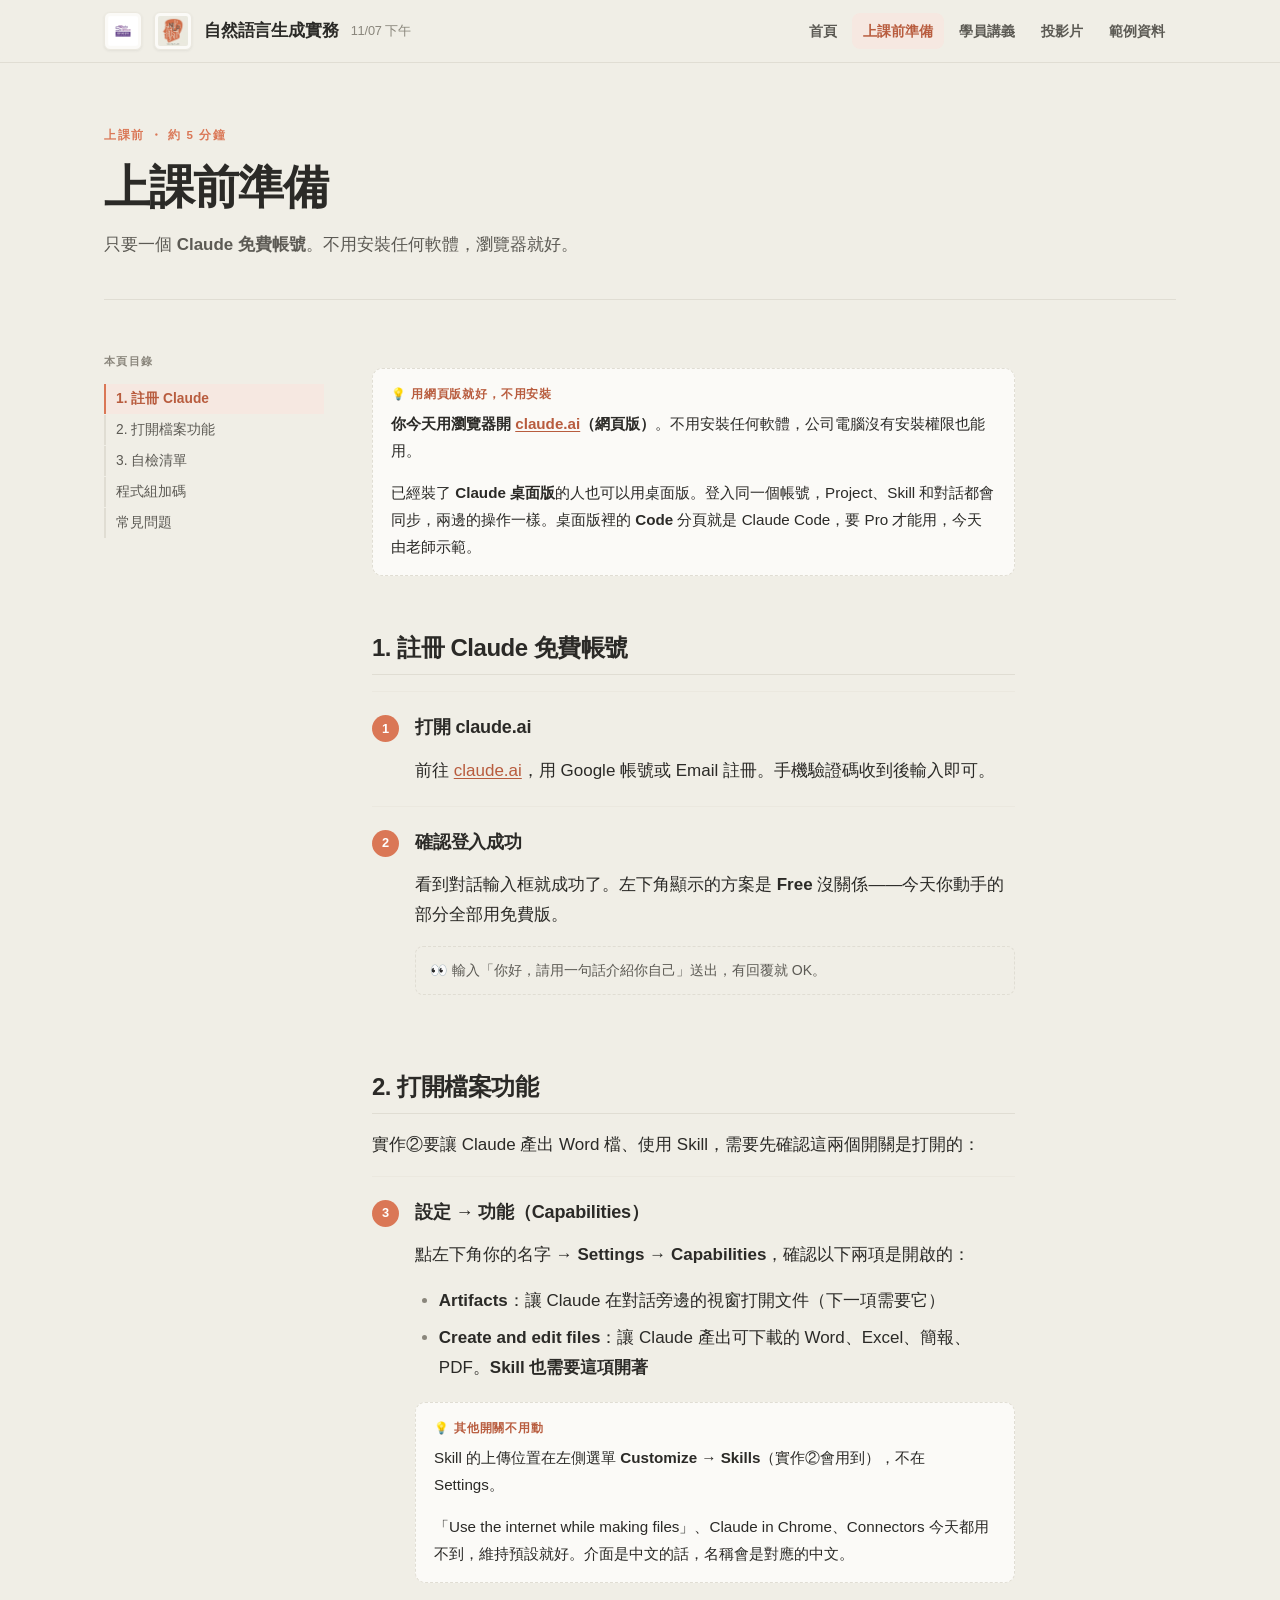
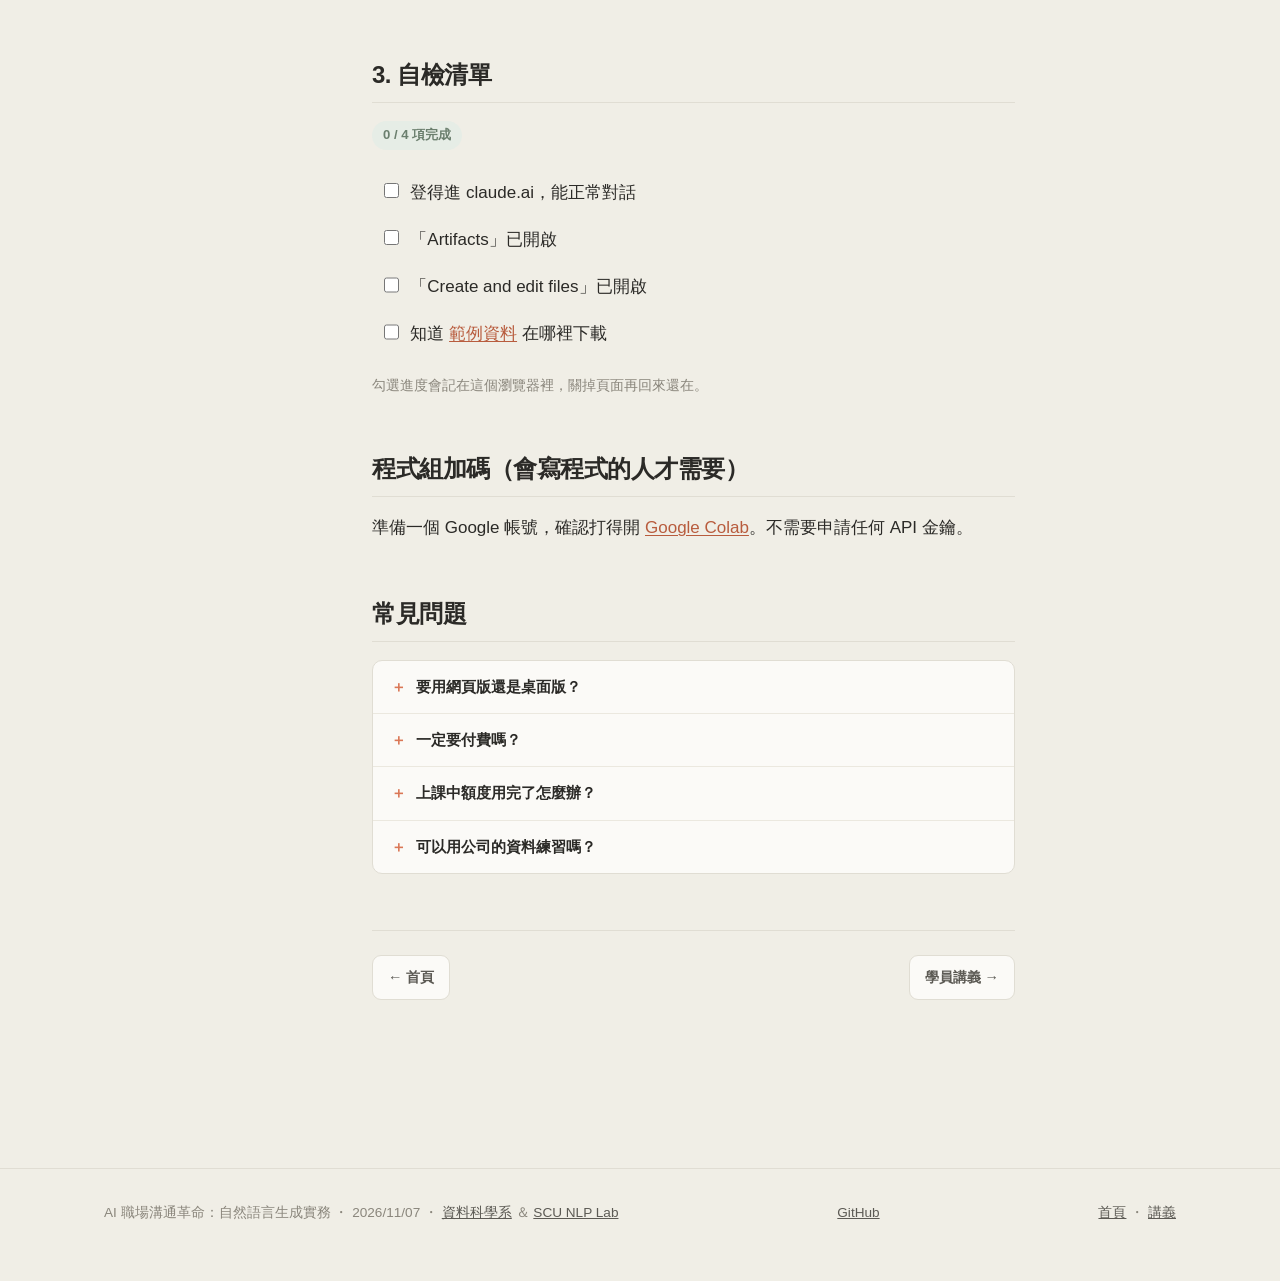
<file: prep.html>
<!DOCTYPE html>
<html lang="zh-Hant">

<head>
  <meta charset="UTF-8">
  <meta name="viewport" content="width=device-width, initial-scale=1.0">
  <title>上課前準備 — 自然語言生成實務 11/07</title>
  <meta name="description" content="上課前 5 分鐘：註冊 Claude 免費帳號、開啟 Artifacts 與 Create and edit files。">
  <link rel="stylesheet" href="assets/style.css">
</head>

<body>

  <header class="site-header">
    <div class="inner">
      <a class="brand" href="index.html">
        <img src="assets/bigdata_logo.png" alt="東吳資科" class="header-logo">
        <img src="assets/nlp_logo.png" alt="NLP Lab" class="header-logo">
        自然語言生成實務
        <small>11/07 下午</small>
      </a>
      <nav class="site-nav">
        <a href="index.html">首頁</a>
        <a href="prep.html" aria-current="page">上課前準備</a>
        <a href="handout.html">學員講義</a>
        <a href="slides/afternoon.html">投影片</a>
        <a href="data/">範例資料</a>
      </nav>
    </div>
  </header>

  <div class="wrap">
    <div class="hero">
      <span class="kicker">上課前 ・ 約 5 分鐘</span>
      <h1>上課前準備</h1>
      <p class="lede">只要一個 <strong>Claude 免費帳號</strong>。不用安裝任何軟體，瀏覽器就好。</p>
    </div>
  </div>

  <div class="page">
    <aside class="toc">
      <div class="toc-title">本頁目錄</div>
      <ul>
        <li><a href="#account">1. 註冊 Claude</a></li>
        <li><a href="#settings">2. 打開檔案功能</a></li>
        <li><a href="#check">3. 自檢清單</a></li>
        <li><a href="#colab">程式組加碼</a></li>
        <li><a href="#faq">常見問題</a></li>
      </ul>
    </aside>

    <main>

      <div class="callout tip">
        <span class="callout-label">💡 用網頁版就好，不用安裝</span>
        <p><strong>你今天用瀏覽器開 <a href="https://claude.ai" target="_blank" rel="noopener">claude.ai</a>（網頁版）</strong>。不用安裝任何軟體，公司電腦沒有安裝權限也能用。</p>
        <p>已經裝了 <strong>Claude 桌面版</strong>的人也可以用桌面版。登入同一個帳號，Project、Skill 和對話都會同步，兩邊的操作一樣。桌面版裡的 <strong>Code</strong> 分頁就是 Claude Code，要 Pro 才能用，今天由老師示範。</p>
      </div>

      <h2 id="account">1. 註冊 Claude 免費帳號</h2>
      <div class="step">
        <div class="step-num">1</div>
        <div class="step-body">
          <h3>打開 claude.ai</h3>
          <p>前往 <a href="https://claude.ai" target="_blank" rel="noopener">claude.ai</a>，用 Google 帳號或 Email 註冊。手機驗證碼收到後輸入即可。</p>
        </div>
      </div>
      <div class="step">
        <div class="step-num">2</div>
        <div class="step-body">
          <h3>確認登入成功</h3>
          <p>看到對話輸入框就成功了。左下角顯示的方案是 <strong>Free</strong> 沒關係——今天你動手的部分全部用免費版。</p>
          <div class="expect">👀 輸入「你好，請用一句話介紹你自己」送出，有回覆就 OK。</div>
        </div>
      </div>

      <h2 id="settings">2. 打開檔案功能</h2>
      <p>實作②要讓 Claude 產出 Word 檔、使用 Skill，需要先確認這兩個開關是打開的：</p>
      <div class="step">
        <div class="step-num">3</div>
        <div class="step-body">
          <h3>設定 → 功能（Capabilities）</h3>
          <p>點左下角你的名字 → <strong>Settings</strong> → <strong>Capabilities</strong>，確認以下兩項是開啟的：</p>
          <ul>
            <li><strong>Artifacts</strong>：讓 Claude 在對話旁邊的視窗打開文件（下一項需要它）</li>
            <li><strong>Create and edit files</strong>：讓 Claude 產出可下載的 Word、Excel、簡報、PDF。<strong>Skill 也需要這項開著</strong></li>
          </ul>
          <div class="callout tip">
            <span class="callout-label">💡 其他開關不用動</span>
            <p>Skill 的上傳位置在左側選單 <strong>Customize → Skills</strong>（實作②會用到），不在 Settings。</p>
            <p>「Use the internet while making files」、Claude in Chrome、Connectors 今天都用不到，維持預設就好。介面是中文的話，名稱會是對應的中文。</p>
          </div>
        </div>
      </div>

      <h2 id="check">3. 自檢清單</h2>
      <span class="check-progress" data-check-progress="n11-prep">0 / 4 項完成</span>
      <ul class="checklist" data-check-group="n11-prep">
        <li><label><input type="checkbox" data-ck="n11-login"><span>登得進 claude.ai，能正常對話</span></label></li>
        <li><label><input type="checkbox" data-ck="n11-files"><span>「Artifacts」已開啟</span></label></li>
        <li><label><input type="checkbox" data-ck="n11-skills"><span>「Create and edit files」已開啟</span></label></li>
        <li><label><input type="checkbox" data-ck="n11-data"><span>知道 <a href="data/">範例資料</a> 在哪裡下載</span></label></li>
      </ul>
      <p class="muted small">勾選進度會記在這個瀏覽器裡，關掉頁面再回來還在。</p>

      <h2 id="colab">程式組加碼（會寫程式的人才需要）</h2>
      <p>準備一個 Google 帳號，確認打得開 <a href="https://colab.research.google.com" target="_blank" rel="noopener">Google Colab</a>。不需要申請任何 API 金鑰。</p>

      <h2 id="faq">常見問題</h2>
      <div class="faq">
        <details>
          <summary>要用網頁版還是桌面版？</summary>
          <div class="faq-body"><p>網頁版就好。桌面版功能一樣、帳號同步，已經裝了的人用桌面版也可以。今天不需要安裝 Claude Code。</p></div>
        </details>
        <details>
          <summary>一定要付費嗎？</summary>
          <div class="faq-body"><p>不用。你動手的部分全部用免費版。需要 Pro 的功能（深度研究、排程、桌面版的 Claude Code）由老師現場示範，你看得到兩邊差多少。</p></div>
        </details>
        <details>
          <summary>上課中額度用完了怎麼辦？</summary>
          <div class="faq-body"><p>免費版每 5 小時有用量上限。用完了就和鄰座併桌看同一台，或改看老師的示範。講義每個實作都有標預估用量。</p></div>
        </details>
        <details>
          <summary>可以用公司的資料練習嗎？</summary>
          <div class="faq-body"><p>今天請用課程提供的虛構資料。回去要用公司資料前，先確認公司的資訊安全規定；企業通常會用有資料保護條款的 Team / Enterprise 方案。</p></div>
        </details>
      </div>

      <div class="pager">
        <a href="index.html">← 首頁</a>
        <a href="handout.html">學員講義 →</a>
      </div>
    </main>
  </div>

  <footer class="site-footer">
    <div class="inner">
      <span>AI 職場溝通革命：自然語言生成實務 ・ 2026/11/07 ・ <a href="https://bigdata.scu.edu.tw" target="_blank" rel="noopener">資料科學系</a>
        ＆ <a href="https://nlp.bigdata.scu.edu.tw" target="_blank" rel="noopener">SCU NLP Lab</a></span>
      <span><a href="https://github.com/jlwustudio/chat2agent_workshop_2026" target="_blank" rel="noopener">GitHub</a></span>
      <span><a href="index.html">首頁</a> ・ <a href="handout.html">講義</a></span>
    </div>
  </footer>

  <script src="assets/app.js"></script>
</body>

</html>
</file>
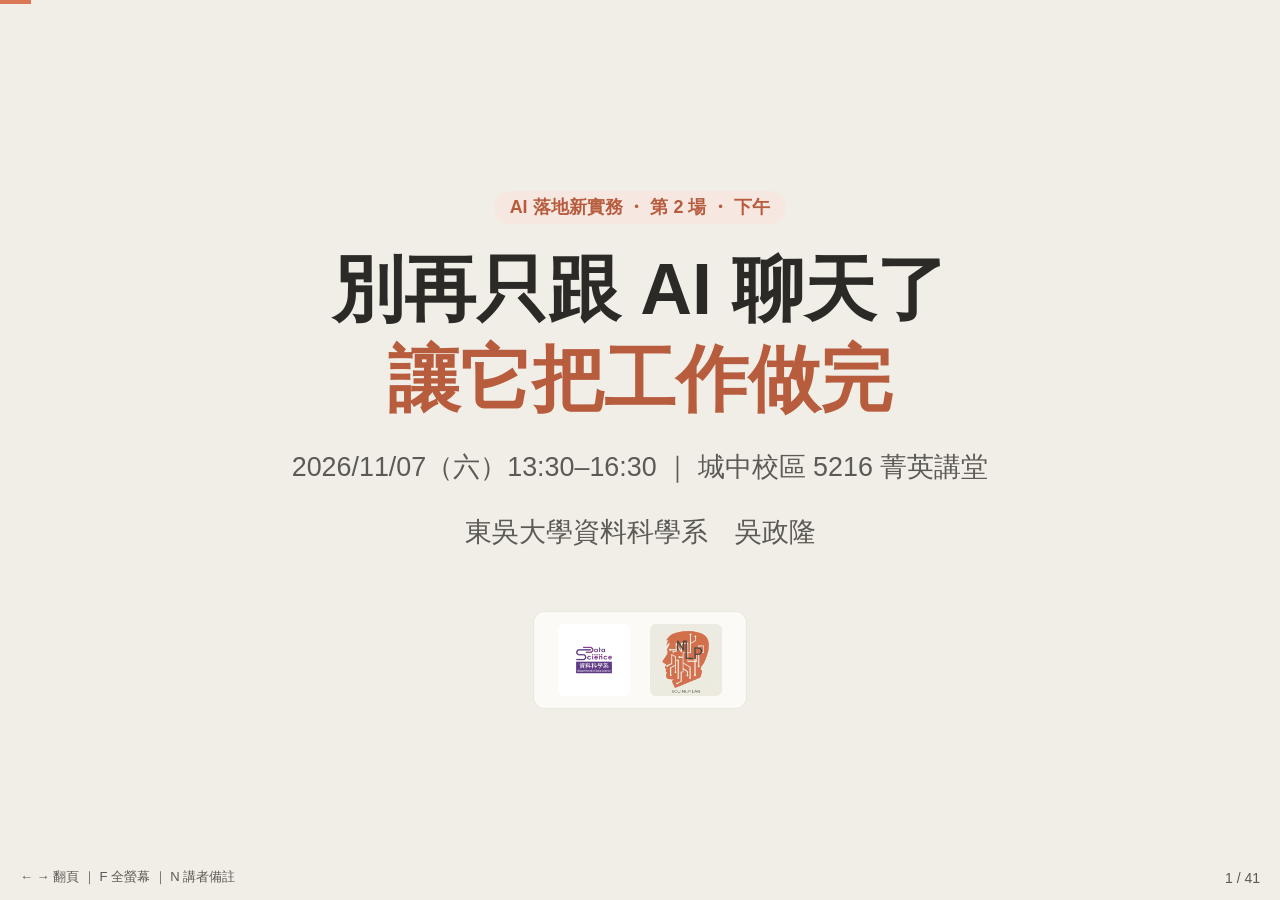
<file: slides/afternoon.html>
<!DOCTYPE html>
<html lang="zh-Hant">

<head>
  <meta charset="UTF-8">
  <meta name="viewport" content="width=device-width, initial-scale=1.0">
  <title>投影片 — 自然語言生成實務 11/07</title>
  <style>
    :root {
      --bg: #F0EEE6;
      --fg: #2B2A27;
      --muted: #5C5A54;
      --accent: #DA7756;
      --accent-deep: #B85C3E;
      --accent-soft: #F6E8E1;
      --sage: #6B7F6E;
      --sage-soft: #E6EDE6;
      --card: #FBFAF7;
      --border: #E0DDD3;
      --code-bg: #F5F3EC;
      --warn: #B07A28;
      --warn-soft: #F7EEDB;
    }

    @media (prefers-color-scheme: dark) {
      :root:not([data-theme="light"]) {
        --bg: #1F1E1B;
        --fg: #ECEAE3;
        --muted: #B3AFA5;
        --accent: #E58B6C;
        --accent-deep: #F0A386;
        --accent-soft: #3A2A23;
        --sage: #9DB3A0;
        --sage-soft: #26302A;
        --card: #2A2926;
        --border: #3D3B36;
        --code-bg: #2F2D29;
        --warn: #E0B05C;
        --warn-soft: #3A3020;
      }
    }

    * { margin: 0; padding: 0; box-sizing: border-box; }
    html, body { height: 100%; }
    body {
      background: var(--bg);
      color: var(--fg);
      overflow: hidden;
      font-family: -apple-system, BlinkMacSystemFont, "PingFang TC", "Noto Sans TC", "Microsoft JhengHei", sans-serif;
    }

    .slide {
      display: none;
      position: absolute;
      inset: 0;
      padding: 6vh 8vw;
      flex-direction: column;
      justify-content: center;
      gap: 2.4vh;
    }
    .slide.active { display: flex; }

    h1 { font-size: clamp(38px, 5.6vw, 78px); line-height: 1.25; }
    h2 { font-size: clamp(28px, 3.9vw, 54px); line-height: 1.3; margin-bottom: .6vh; }
    .kicker {
      display: block;
      font-size: clamp(15px, 1.5vw, 21px);
      letter-spacing: .16em;
      color: var(--accent-deep);
      font-weight: 700;
      margin-bottom: 10px;
    }
    p, li { font-size: clamp(18px, 2.1vw, 29px); line-height: 1.6; }
    ul, ol { padding-left: 1.3em; display: grid; gap: .9vh; }
    .muted { color: var(--muted); }
    .accent { color: var(--accent-deep); }
    .sage { color: var(--sage); }
    .big { font-size: clamp(24px, 3vw, 42px); line-height: 1.5; font-weight: 600; }
    .center { text-align: center; align-items: center; }
    .card {
      background: var(--card);
      border: 1px solid var(--border);
      border-radius: 16px;
      padding: 2.2vh 1.9vw;
      box-shadow: 0 1px 2px rgba(43, 42, 39, .04), 0 6px 18px -10px rgba(43, 42, 39, .16);
    }
    .card.free { border-left: 6px solid var(--sage); }
    .card.pro { border-left: 6px solid var(--accent); background: var(--accent-soft); }
    .card .lbl { font-weight: 700; font-size: clamp(15px, 1.5vw, 21px); display: block; margin-bottom: .6vh; }
    .card.free .lbl { color: var(--sage); }
    .card.pro .lbl { color: var(--accent-deep); }
    .cols { display: grid; grid-template-columns: 1fr 1fr; gap: 2vw; align-items: stretch; }
    .cols3 { display: grid; grid-template-columns: repeat(3, 1fr); gap: 1.6vw; }
    pre {
      background: var(--code-bg);
      border: 1px solid var(--border);
      border-radius: 12px;
      padding: 1.6vh 1.4vw;
      font-size: clamp(14px, 1.6vw, 22px);
      line-height: 1.55;
      font-family: ui-monospace, "SF Mono", Menlo, Consolas, monospace;
      white-space: pre-wrap;
    }
    code {
      font-family: ui-monospace, "SF Mono", Menlo, Consolas, monospace;
      background: var(--code-bg);
      border-radius: 6px;
      padding: .1em .35em;
      font-size: .9em;
    }
    pre code { background: none; padding: 0; }
    table { border-collapse: collapse; width: 100%; }
    th, td {
      border-bottom: 1px solid var(--border);
      padding: .9vh 1vw;
      text-align: left;
      font-size: clamp(15px, 1.7vw, 23px);
      line-height: 1.45;
      vertical-align: top;
    }
    th { color: var(--accent-deep); font-weight: 700; }
    .pill {
      display: inline-block;
      background: var(--accent-soft);
      color: var(--accent-deep);
      border-radius: 999px;
      padding: .25em .9em;
      font-weight: 700;
      font-size: clamp(14px, 1.4vw, 20px);
    }
    .pill.free { background: var(--sage-soft); color: var(--sage); }
    .warnbox {
      background: var(--warn-soft);
      border-left: 5px solid var(--warn);
      border-radius: 10px;
      padding: 1.6vh 1.5vw;
    }
    .section-num {
      font-size: clamp(52px, 8vw, 120px);
      font-weight: 800;
      color: var(--accent);
      opacity: .3;
      line-height: 1;
    }
    .ladder { display: grid; gap: 1.2vh; }
    .rung {
      display: grid;
      grid-template-columns: 5vw 1fr auto;
      gap: 1.4vw;
      align-items: center;
      background: var(--card);
      border: 1px solid var(--border);
      border-radius: 12px;
      padding: 1.3vh 1.4vw;
    }
    .rung b.lv { font-size: clamp(22px, 2.6vw, 38px); color: var(--accent); }
    .rung.pro { background: var(--accent-soft); }
    .rung.dim { opacity: .35; }
    .rung.hl { outline: 3px solid var(--accent); }
    .flow { display: flex; gap: .8vw; align-items: center; justify-content: center; flex-wrap: wrap; }
    .flow .fstep {
      background: var(--accent-soft);
      color: var(--accent-deep);
      font-weight: 700;
      border-radius: 12px;
      padding: 1.3vh 1.3vw;
      font-size: clamp(16px, 2vw, 28px);
    }
    .flow .fstep.free { background: var(--sage-soft); color: var(--sage); }
    .flow .arr { color: var(--muted); font-size: clamp(18px, 2.2vw, 32px); }
    .todo { background: var(--warn-soft); border-bottom: 2px solid var(--warn); padding: 0 .3em; }

    .progress { position: fixed; top: 0; left: 0; height: 4px; background: var(--accent); width: 0; transition: width .25s; z-index: 10; }
    .counter { position: fixed; bottom: 14px; right: 20px; color: var(--muted); font-size: 14px; z-index: 10; }
    .hint { position: fixed; bottom: 14px; left: 20px; color: var(--muted); font-size: 13px; z-index: 10; }

    .slide-logos {
      display: inline-flex;
      gap: 20px;
      margin-top: 4vh;
      align-items: center;
      background: #FBFAF7;
      padding: 12px 24px;
      border-radius: 12px;
      border: 1px solid rgba(224, 221, 211, .6);
    }
    .slide-logo { height: 72px; width: auto; border-radius: 6px; object-fit: contain; }

    /* 講者備註：按 N 顯示 */
    .notes { display: none; }
    #notes-panel {
      display: none;
      position: fixed;
      left: 0; right: 0; bottom: 0;
      max-height: 34vh;
      overflow-y: auto;
      background: rgba(43, 42, 39, .94);
      color: #F0EEE6;
      padding: 14px 24px 36px;
      font-size: 17px;
      line-height: 1.6;
      z-index: 20;
    }
    #notes-panel.show { display: block; }
    #notes-panel b { color: #F6B79F; }
    #notes-panel code { background: rgba(255, 255, 255, .14); color: inherit; }
    #notes-panel ul { padding-left: 1.2em; gap: 2px; }
    #notes-panel li, #notes-panel p { font-size: 17px; }

    .mobile-nav {
      display: none;
      position: fixed;
      bottom: 20px;
      left: 50%;
      transform: translateX(-50%);
      background: rgba(251, 250, 247, .85);
      backdrop-filter: blur(12px);
      border: 1px solid var(--border);
      border-radius: 999px;
      padding: 6px 12px;
      gap: 20px;
      z-index: 30;
    }
    .mobile-nav button { background: none; border: none; color: var(--fg); font-size: 20px; cursor: pointer; padding: 8px 16px; border-radius: 999px; }

    @media (max-width: 768px) {
      .slide { padding: 4vh 16px 90px; justify-content: flex-start; overflow-y: auto; }
      .cols, .cols3 { grid-template-columns: 1fr; gap: 2vh; }
      h1 { font-size: clamp(28px, 8vw, 44px); }
      h2 { font-size: clamp(22px, 6vw, 34px); }
      p, li { font-size: clamp(15px, 4vw, 19px); }
      pre { font-size: clamp(12px, 3.4vw, 15px); padding: 1.4vh 3vw; }
      th, td { font-size: clamp(12px, 3.4vw, 15px); padding: .7vh 1.5vw; }
      .rung { grid-template-columns: 44px 1fr; }
      .rung .pill { grid-column: 2; justify-self: start; }
      .hint { display: none; }
      .mobile-nav { display: flex; }
      .slide-logo { height: 50px; }
    }
  </style>
</head>

<body>
  <div class="progress" id="progress"></div>
  <div class="counter" id="counter"></div>
  <div class="hint">← → 翻頁 ｜ F 全螢幕 ｜ N 講者備註</div>
  <div id="notes-panel"></div>

  <!-- 1 標題 -->
  <section class="slide center">
    <span class="pill">AI 落地新實務 ・ 第 2 場 ・ 下午</span>
    <h1>別再只跟 AI 聊天了<br><span class="accent">讓它把工作做完</span></h1>
    <p class="muted">2026/11/07（六）13:30–16:30 ｜ 城中校區 5216 菁英講堂</p>
    <p class="muted">東吳大學資料科學系　吳政隆</p>
    <div class="slide-logos">
      <img src="../assets/bigdata_logo.png" alt="東吳大學資料科學系" class="slide-logo">
      <img src="../assets/nlp_logo.png" alt="SCU NLP Lab" class="slide-logo">
    </div>
    <aside class="notes">
      <p>開場前 5 分鐘：停在下一張（教材網站 QR），請大家先登入 claude.ai 免費帳號。</p>
      <p><b>老師的準備</b>：左邊螢幕開 Sonnet、右邊開 Opus；Claude Code 先開好 <code>demo/</code>；備案錄影放在桌面。</p>
    </aside>
  </section>

  <!-- 2 講義網址 -->
  <section class="slide center">
    <h2>先打開這兩個</h2>
    <div class="cols" style="width:100%">
      <div class="card"><p class="big">📘 教材網站</p><img src="../assets/qr_site.svg" alt="教材網站 QR code" style="width:min(22vh,200px);height:auto;margin:1vh auto;display:block;border-radius:8px"><p style="font-size:clamp(14px,1.4vw,20px);word-break:break-all">jlwustudio.github.io/<br>chat2agent_workshop_2026</p></div>
      <div class="card"><p class="big">🤖 claude.ai 網頁版</p><p>瀏覽器打開、登入你的<b>免費帳號</b></p><p class="muted" style="font-size:clamp(14px,1.4vw,19px)">已裝桌面版也可以，功能一樣、帳號同步</p></div>
    </div>
    <p class="muted">今天你動手的部分<b>全部用免費版</b>。</p>
    <aside class="notes"><p>等大家登入約 1 分鐘。問：「有誰還沒註冊？」舉手的請助教協助。</p></aside>
  </section>

  <!-- 3 對比示範 -->
  <section class="slide">
    <h2><span class="kicker">開場 ｜ 13:30</span>同一件事，兩種做法</h2>
    <div class="cols">
      <div class="card free">
        <span class="lbl">💬 聊天式</span>
        <p>「幫我寫週報」→ 複製貼上背景 → 「格式不對」→ 再貼一次 → 「數字錯了」→ ……</p>
        <p class="muted">每週重來一次</p>
      </div>
      <div class="card pro">
        <span class="lbl">📋 交辦式</span>
        <p>「幫我寫這週週報」→ 它知道公司背景、照固定格式、讀完 30 份紀錄、自己查核數字 → 交 Word 檔給你驗收</p>
        <p class="muted">設定一次，之後一句話</p>
      </div>
    </div>
    <p class="big center">今天要從左邊走到右邊。</p>
    <aside class="notes">
      <p><b>示範</b>（2 分鐘）：直接在 Claude Code 跑回合 C 的成品給大家看（或播錄影最後 30 秒），讓大家看到「交出一份 Word 月報」的結果。</p>
      <p>「下午結束時，這裡面大部分你都會自己做。」</p>
    </aside>
  </section>

  <!-- 4 調查 -->
  <section class="slide center">
    <h2>先認識一下大家</h2>
    <div class="cols3" style="width:100%">
      <div class="card"><p class="big">🙋</p><p>每週用 AI<br>超過 3 次？</p></div>
      <div class="card"><p class="big">💻</p><p>會寫一點<br>程式？</p></div>
      <div class="card"><p class="big">💳</p><p>有付費訂閱<br>任何 AI？</p></div>
    </div>
    <p class="muted"><span class="todo">（可換成線上投票 QR）</span></p>
    <aside class="notes"><p>舉手調查。會寫程式的人告訴他們講義有「程式組加碼」，等待示範時可以做。</p></aside>
  </section>

  <!-- 5 四階 -->
  <section class="slide">
    <h2><span class="kicker">今天的地圖</span>從對話到代理：四階</h2>
    <div class="ladder">
      <div class="rung"><b class="lv">L1</b><p><b>對話</b>：你問、它答</p><span class="pill free">大部分人在這</span></div>
      <div class="rung"><b class="lv">L2</b><p><b>給它資料與規則</b>：Project、Skill、產出檔案</p><span class="pill free">你動手・免費</span></div>
      <div class="rung pro"><b class="lv">L3</b><p><b>交辦任務</b>：深度研究、排程</p><span class="pill">老師示範・Pro</span></div>
      <div class="rung pro"><b class="lv">L4</b><p><b>打造 Agent 團隊</b>：Claude Code、Subagents</p><span class="pill">老師示範・Pro</span></div>
    </div>
    <aside class="notes"><p>這張會一直回來。強調：L2 是今天大家帶走的東西；L3、L4 讓大家看到「再往上是什麼」。</p></aside>
  </section>

  <!-- 6 規則 -->
  <section class="slide">
    <h2><span class="kicker">今天的玩法</span>你用免費版，我用 Pro，做同一題</h2>
    <div class="flow">
      <span class="fstep free">你：免費版做</span><span class="arr">→</span>
      <span class="fstep">老師：Pro 做同一題</span><span class="arr">→</span>
      <span class="fstep">並排投影，一起比</span>
    </div>
    <div class="cols3" style="margin-top:2vh">
      <div class="card"><p class="accent"><b>花多久</b></p></div>
      <div class="card"><p class="accent"><b>對不對、完不完整</b></p></div>
      <div class="card"><p class="accent"><b>能不能直接拿去用</b></p></div>
    </div>
    <p class="muted">四個回合：A 模型品質 ・ B 研究 ・ C 大量檔案 ・ D 排程</p>
    <aside class="notes"><p>說明不是要推銷付費：「看完你自己判斷，你的工作值不值得升級。」</p></aside>
  </section>

  <!-- 7 三家比較 -->
  <section class="slide">
    <h2><span class="kicker">順帶一提</span>三家工具都長得很像</h2>
    <table>
      <tr><th></th><th>Claude</th><th>ChatGPT</th><th>Gemini</th></tr>
      <tr><td>免費版有的</td><td>Project、Skill、Artifact、產出檔案</td><td>Project、Skill</td><td>Gem、Canvas、NotebookLM</td></tr>
      <tr><td>放在付費的</td><td>Opus、Research、排程、Claude Code</td><td>完整深度研究、排程、強模型</td><td>Pro 模型、長文件、更多研究額度</td></tr>
      <tr><td>最便宜付費</td><td>US$20／月</td><td>Go 方案（價格依地區）</td><td>AI Plus NT$165／月</td></tr>
    </table>
    <p class="muted">資料來源：三家官方方案頁，2026/11/06 讀取。今天全程用 Claude，學到的觀念換一家也適用。</p>
    <aside class="notes"><p>只講 1 分鐘。重點：「強模型、深度研究、排程放在付費」是三家共通的。今天用 Claude，因為它的 Skill 和 Claude Code 最適合示範 L2→L4。</p></aside>
  </section>

  <!-- 8 section 1 -->
  <section class="slide center">
    <div class="section-num">01</div>
    <h2>認識 Claude ＋ 回合 A</h2>
    <p class="muted">13:45–14:10</p>
  </section>

  <!-- 9 LLM 白話 -->
  <section class="slide">
    <h2><span class="kicker">只需要懂這一點</span>LLM 是「猜下一個字」的高手</h2>
    <div class="card">
      <p class="big">「禾川精密 Q3 客訴增加了 ___」</p>
      <p>它不是去資料庫查答案，是猜<b>最可能</b>的下一個字。</p>
    </div>
    <ul>
      <li>你<b>沒給資料</b> → 它只能猜「聽起來合理」的數字 → <span class="accent">幻覺</span></li>
      <li>你<b>給了資料和規則</b> → 它猜的範圍被你框住 → 準很多</li>
    </ul>
    <p class="big">所以今天的重點都是：<span class="accent">怎麼把資料和規則交給它</span>。</p>
    <aside class="notes"><p>可以現場在免費版問「禾川精密 Q3 客訴增加多少？」（沒附資料）→ 它會說不知道或亂編。接著附上 company_profile.md 再問一次。</p></aside>
  </section>

  <!-- 9b 提示詞六要素 -->
  <section class="slide">
    <h2><span class="kicker">今天的提示詞都照這套寫</span>提示詞 ＝ 交代同事做事的工作說明</h2>
    <table>
      <tr><th>要素</th><th></th><th>要回答的問題</th></tr>
      <tr><td><b>任務</b></td><td class="accent">必填</td><td>做什麼？做到什麼程度？</td></tr>
      <tr><td><b>資料</b></td><td class="accent">必填</td><td>根據什麼？沒給資料，它只能猜</td></tr>
      <tr><td><b>格式</b></td><td class="accent">必填</td><td>交出來長什麼樣？段落、表格、字數、檔案</td></tr>
      <tr><td><b>角色</b></td><td class="muted">建議</td><td>用誰的身分、寫給誰看？</td></tr>
      <tr><td><b>規則</b></td><td class="muted">建議</td><td>限制、不能做的事、判斷標準</td></tr>
      <tr><td><b>範例</b></td><td class="muted">選填</td><td>給一小段「我要的樣子」</td></tr>
    </table>
    <p class="muted">寫一次存起來 → Project 指示、Skill。交辦給 Agent → 再加「完成標準」和「驗收方式」。</p>
    <aside class="notes"><p>對照講義「提示詞怎麼寫」。舉反例：「幫我寫一個導入排程系統的提案」——沒資料、沒格式、沒限制，它只能編。</p><p>接著請大家看講義「範例資料是什麼」，確認都下載、解壓縮好 monthly.zip。</p></aside>
  </section>

  <!-- 10 回合 A 題目 -->
  <section class="slide">
    <h2><span class="kicker">回合 A ｜ 模型品質</span>你是禾川精密的營運經理</h2>
    <div class="cols">
      <div class="card">
        <p><b>任務 1</b>：一頁提案——湖口廠、觀音廠要不要導入「AI 智慧排程」</p>
        <p><b>任務 2</b>：回覆大客戶的品質客訴信</p>
      </div>
      <div class="card">
        <p>📎 上傳 <code>company_profile.md</code>、<code>complaint_email.txt</code></p>
        <p>📋 提示詞在講義「回合 A」</p>
        <p>🤖 模型選 <b>Sonnet</b></p>
      </div>
    </div>
    <p class="muted">⏱ 8 分鐘。做完先自己看：它有沒有注意到資料裡所有的限制條件？</p>
    <aside class="notes"><p>同時在右螢幕用 Opus 跑同一段提示詞。巡一圈看大家有沒有成功上傳。</p></aside>
  </section>

  <!-- 11 回合 A 比較 -->
  <section class="slide">
    <h2><span class="kicker">回合 A ｜ 並排比較</span>Sonnet vs Opus</h2>
    <div class="cols">
      <div class="card free"><span class="lbl">🟢 免費・Sonnet</span><p>文筆通順、格式整齊</p><p class="muted">（現場投影結果）</p></div>
      <div class="card pro"><span class="lbl">🟠 Pro・Opus</span><p>把多個條件放在一起想</p><p class="muted">（現場投影結果）</p></div>
    </div>
    <table>
      <tr><th>檢查點</th><th>看什麼</th></tr>
      <tr><td>限制條件</td><td>11 月底前不能停線換系統、資訊處 1 人 12 月請假 → 最快明年 1 月</td></tr>
      <tr><td>預算</td><td>380 萬有沒有放進 600 萬上限一起算</td></tr>
      <tr><td>客訴</td><td>焊點不良和交期都有回？有 8D 日期？沒亂承諾賠償？</td></tr>
    </table>
    <aside class="notes">
      <p>請 1–2 位學員唸出他們的時程建議。大多數 Sonnet 版本會寫「11 月導入」——這就是漏掉限制條件。</p>
      <p><b>要講的話</b>：「差別不在文筆，在推理。工作越複雜，差距越大。」也要誠實說：簡單的信件，Sonnet 就夠了。</p>
    </aside>
  </section>

  <!-- 12 section 2 -->
  <section class="slide center">
    <div class="section-num">02</div>
    <h2>打造你的工作助理</h2>
    <p class="muted">14:10–15:00 ｜ L2 ｜ 全部免費</p>
  </section>

  <!-- 13 Project 是什麼 -->
  <section class="slide">
    <h2><span class="kicker">實作① ｜ Project</span>給新同事的資料夾</h2>
    <div class="cols">
      <div class="card">
        <p class="big">📁 Project ＝</p>
        <ul><li>固定的<b>指示</b>（角色、任務、格式、規則）</li><li>固定的<b>參考檔案</b>（公司背景）</li></ul>
      </div>
      <div class="card">
        <p class="big">之後在裡面開的每個對話</p>
        <p>都自動帶著這些 → <b>一句話就能開工</b></p>
      </div>
    </div>
    <aside class="notes"><p>比喻：新同事報到，你不會每天重講一次公司背景，而是給他一個資料夾。</p></aside>
  </section>

  <!-- 14 指示四段 -->
  <section class="slide">
    <h2><span class="kicker">實作① ｜ 寫指示</span>四段：角色、任務、格式、範例</h2>
    <pre><code>【角色】你是禾川精密總部的營運分析助理，讀者是總經理和各廠廠長。
【任務】我會給你廠區週會紀錄，請整理成週報。
【格式】一、本週重點（3 點）二、問題分類表 三、需要主管決定的事 四、待確認事項
【規則】每個數字都要能對回原始資料；資料矛盾時列出兩邊，不要自己挑
【範例】「湖口廠 PSU-650 本週 8 張訂單延遲，3 份紀錄都指向插單，建議優先處理。」</code></pre>
    <p class="muted">完整版在講義實作①，直接複製。</p>
    <aside class="notes"><p>特別點出「規則」裡的「資料矛盾時列出兩邊」——等一下回合 C 會用到。</p></aside>
  </section>

  <!-- 15 實作①步驟 -->
  <section class="slide">
    <h2><span class="kicker">實作① ｜ 14:10–14:35</span>動手</h2>
    <ol>
      <li>左側 <b>Projects</b> → 建立「禾川精密營運助理」</li>
      <li>貼上<b>指示</b></li>
      <li>上傳 <code>company_profile.md</code> 到 Project 檔案</li>
      <li>在 Project 裡開新對話，上傳湖口廠 3 份紀錄，只打：<b>「幫我寫湖口廠 10 月的週報。」</b></li>
      <li><b>驗收、修正一次</b>：標出處檔名、列資料來源、改成 Word 檔</li>
    </ol>
    <div class="warnbox"><p>👀 你只講了一句話，它卻知道背景、照你的格式。這就是 <b>L2</b>。<br>做法＝<b>Project 指示＋你的修正</b>，下一步把它打包成 Skill。</p></div>
    <aside class="notes"><p>巡場。常見問題：在 Project 外面開對話、指示沒存。</p></aside>
  </section>

  <!-- 16 Skill 是什麼 -->
  <section class="slide">
    <h2><span class="kicker">實作② ｜ Skill</span>公司的 SOP 手冊</h2>
    <div class="cols">
      <div class="card"><p class="big">Project 的限制</p><p>只在那個 Project 裡有效</p></div>
      <div class="card pro"><p class="big">Skill</p><ul><li>一份 <code>SKILL.md</code> 做法說明書</li><li>Claude <b>判斷需要時自動載入</b></li><li>任何對話都能用、可以分享</li><li><b>Claude Code 也能用</b></li></ul></div>
    </div>
    <aside class="notes"><p>Skill 的關鍵是 description：Claude 看 description 決定什麼時候用它。所以 description 要寫「什麼時候用」。</p></aside>
  </section>

  <!-- 17 SKILL.md 長怎樣 -->
  <section class="slide">
    <h2><span class="kicker">實作② ｜ 長這樣</span>SKILL.md 就是一份文字檔</h2>
    <pre><code>---
name: ops-report
description: 把週會紀錄、員工與客戶回饋整理成禾川精密格式的週報或月報（Word 檔）。
             當使用者說「寫週報」「寫月報」時使用。
---
# 產出步驟
1. 先讀完所有資料，不要只讀前幾份
2. 分類：交期、品質、人力、設備、安全與永續
3. 數字有衝突時不要自己挑，列在「待確認事項」
# 報告結構 ……
# 寫作規則 ……</code></pre>
    <p class="muted">不用自己寫：請 Claude 把「Project 指示＋你的修正」整理成編號步驟。提示詞要點名六個步驟，不能只說「打包剛才的做法」。</p>
  </section>

  <!-- 18 實作② 步驟 -->
  <section class="slide">
    <h2><span class="kicker">實作② ｜ 14:35–14:55</span>動手</h2>
    <ol>
      <li>在 Project 對話裡：<b>「請把這個 Project 的指示加上我剛才的修改，整理成 Skill……」</b>（講義有完整提示詞，列出六個步驟）→ 下載前先看 SKILL.md 步驟寫清楚了沒</li>
      <li>下載 <code>ops-report.zip</code> → <b>Customize → Skills → ＋ → Create skill → Upload a skill</b></li>
      <li>到 Project <b>外面</b>開新對話，上傳觀音廠 3 份紀錄：<b>「幫我寫觀音廠 10 月的月報。」</b></li>
    </ol>
    <div class="warnbox"><p>✅ 它會說正在使用 <code>ops-report</code>，最後給你一個 <b>Word 檔</b>。做不出 zip？講義有現成的可以下載。</p></div>
    <aside class="notes"><p>這一步最容易卡在設定沒開。請助教幫忙。額度用完的請併桌。</p></aside>
  </section>

  <!-- 19 PSS 比較 -->
  <section class="slide">
    <h2><span class="kicker">整理一下</span>Project、Skill、Subagent</h2>
    <table>
      <tr><th></th><th>比喻</th><th>什麼時候用</th><th>今天</th></tr>
      <tr><td><b>Project</b></td><td>給新同事的資料夾</td><td>同一類工作反覆做，背景都一樣</td><td><span class="pill free">你做了</span></td></tr>
      <tr><td><b>Skill</b></td><td>公司 SOP 手冊</td><td>固定格式／流程；想到處用、分享</td><td><span class="pill free">你做了</span></td></tr>
      <tr><td><b>Subagent</b></td><td>把工作拆給一個小組</td><td>量大可拆開，或「一個寫、一個審」</td><td><span class="pill">等一下看</span></td></tr>
    </table>
  </section>

  <!-- 20 不能上傳 -->
  <section class="slide">
    <h2><span class="kicker">14:55 ｜ 很重要</span>什麼不能上傳</h2>
    <div class="cols3">
      <div class="card"><p class="big">🪪 個資</p><p>客戶姓名、電話、身分證、病歷 → 先去識別化</p></div>
      <div class="card"><p class="big">🔒 機密</p><p>未公開財報、合約、報價、原始碼 → 看公司規定</p></div>
      <div class="card"><p class="big">💥 外流會怎樣？</p><p>答案是「會出事」→ 不要放進免費版</p></div>
    </div>
    <p class="muted">企業通常用有資料保護條款的 Team／Enterprise 方案。</p>
    <aside class="notes"><p>今天的連接器（Gmail、Drive）只講不做，就是因為隱私：你不需要把自己的信箱交給課堂練習。</p></aside>
  </section>

  <!-- 21 休息 -->
  <section class="slide center">
    <h2>☕ 休息 10 分鐘</h2>
    <p class="big">15:10 回來看 <span class="accent">Agent</span></p>
    <aside class="notes"><p>休息時：先把回合 B 的 Research 按下去（它要跑幾分鐘）。確認 Claude Code 的 demo/ 資料夾已開好、output/ 是空的。</p></aside>
  </section>

  <!-- 22 section 3 -->
  <section class="slide center">
    <div class="section-num">03</div>
    <h2>交辦給 Agent</h2>
    <p class="muted">15:10–16:10 ｜ L3–L4</p>
  </section>

  <!-- 23 什麼是 Agent -->
  <section class="slide">
    <h2><span class="kicker">L3</span>Agent ＝ 會自己規劃、用工具、做到完成</h2>
    <div class="flow">
      <span class="fstep">你給目標</span><span class="arr">→</span>
      <span class="fstep">它拆步驟</span><span class="arr">→</span>
      <span class="fstep">搜尋／讀檔／寫檔</span><span class="arr">→</span>
      <span class="fstep">自我檢查</span><span class="arr">→</span>
      <span class="fstep free">你驗收</span>
    </div>
    <p class="big center">你的角色從「操作員」變成「主管」。</p>
  </section>

  <!-- 24 回合 B -->
  <section class="slide">
    <h2><span class="kicker">回合 B ｜ 15:10</span>研究：一般搜尋 vs 深度研究</h2>
    <pre><code>請調查台灣電子製造業 2026 年的主要趨勢（AI 與智慧製造、碳費與範疇三、缺工與移工、供應鏈移往東南亞），
每個趨勢附 2 個可查證的來源連結，最後給禾川精密 3 個具體建議。</code></pre>
    <div class="cols">
      <div class="card free"><span class="lbl">🟢 你・一般搜尋（幾十秒）</span><p>在 <b>Project 外面</b>開新對話。搜尋幾次，挑前幾筆結果整理成回答</p></div>
      <div class="card pro"><span class="lbl">🟠 老師・Research（幾分鐘）</span><p>先擬研究計畫 → 多輪搜尋 → 讀完來源 → 交叉比對 → 附引用的報告</p></div>
    </div>
    <p class="muted">做完先填講義的<b>比較表左欄</b>，等一下一起填右欄。</p>
    <aside class="notes"><p>Research 在休息時已經按下去。切過去讓大家看一下它的<b>研究計畫和進度畫面</b>——這是「Agent 會自己規劃」最直觀的證據。</p><p>學員跑一般版約 5 分鐘，請他們照講義逐項填左欄。</p></aside>
  </section>

  <!-- 24b 回合 B 比較表 -->
  <section class="slide">
    <h2><span class="kicker">回合 B ｜ 一起填</span>同一題，差在哪？</h2>
    <table>
      <tr><th>檢查項目</th><th>🟢 一般搜尋</th><th>🟠 Research</th></tr>
      <tr><td>1. 不同網站的來源有幾個</td><td>＿＿</td><td>＿＿</td></tr>
      <tr><td>2. 點開 2 個，真的支持它的說法？</td><td>＿／2</td><td>＿／2</td></tr>
      <tr><td>3. 四個趨勢都有寫到？</td><td>＿／4</td><td>＿／4</td></tr>
      <tr><td>4. 數字有年份和出處？</td><td></td><td></td></tr>
      <tr><td>5. 有指出資料不足或說法不一？</td><td></td><td></td></tr>
      <tr><td>6. 建議換成別家公司還成立？（成立＝空泛）</td><td>＿／3</td><td>＿／3</td></tr>
      <tr><td>7. 花多久</td><td>＿ 分</td><td>＿ 分</td></tr>
    </table>
    <p class="muted">只是查一下 → 一般搜尋就夠。寫給主管、拿來決策 → 第 2、4、5 項的差距就是付費換到的。第 2 項永遠要自己做。</p>
    <aside class="notes"><p>請 2–3 位學員喊出左欄數字，老師在白板或口頭填右欄。重點不在誰分數高，而是讓學員自己判斷：「我的工作需要的是哪一種？」</p><p>誠實補一句：Research 也可能引用錯，所以第 2 項永遠要自己點開看。</p></aside>
  </section>

  <!-- 25 串流程 -->
  <section class="slide">
    <h2><span class="kicker">回合 B ｜ 串起來</span>一個查、一個改寫</h2>
    <div class="flow">
      <span class="fstep">研究結果</span><span class="arr">→</span>
      <span class="fstep free">在「營運助理」Project 裡開新對話貼上</span><span class="arr">→</span>
      <span class="fstep">給總經理的一頁摘要</span>
    </div>
    <p>「請改寫成給總經理看的一頁摘要，並對照我們 Q3 的數字，指出哪些趨勢和我們最相關。」</p>
    <div class="warnbox"><p>👀 你已經在<b>自己串 Agent 流程</b>了——只是現在還要你手動傳遞。</p></div>
  </section>

  <!-- 26 回合 C 題目 -->
  <section class="slide">
    <h2><span class="kicker">回合 C ｜ 15:25</span>總經理要 4 個廠區＋8 個部門、30 份紀錄的月報</h2>
    <div class="cols">
      <div class="card free"><span class="lbl">🟢 你・claude.ai</span><p>挑 5 份上傳：「用 ops-report Skill 整理成 10 月月報，另外做 Excel 統計。」</p><p class="muted">想想看：30 份全丟進去會怎樣？</p></div>
      <div class="card pro"><span class="lbl">🟠 老師・桌面版 Code 分頁</span><p>Claude Code 直接讀電腦裡整個資料夾，載入<b>你剛才做的同一份 Skill</b></p></div>
    </div>
  </section>

  <!-- 27 Subagent 架構 -->
  <section class="slide">
    <h2><span class="kicker">L4 ｜ Subagents</span>一個人變一個小組</h2>
    <div class="flow">
      <span class="fstep">主 Agent<br><small>分工</small></span><span class="arr">→</span>
      <span class="fstep free">整理員 ×3<br><small>同時各讀 10 份</small></span><span class="arr">→</span>
      <span class="fstep">主 Agent<br><small>用 Skill 寫月報＋Excel＋圖</small></span><span class="arr">→</span>
      <span class="fstep">審稿員<br><small>逐條對回原始檔</small></span><span class="arr">→</span>
      <span class="fstep free">你驗收</span>
    </div>
    <pre><code>.claude/skills/ops-report/SKILL.md     ← 你做的那份 Skill
.claude/agents/file-summarizer.md      ← 整理員：只抽取，不下結論
.claude/agents/reviewer.md             ← 審稿員：假設報告一定有錯</code></pre>
    <aside class="notes"><p>打開 reviewer.md 給大家看：它就是一段文字說明，跟 Skill 一樣用寫的。</p></aside>
  </section>

  <!-- 28 Demo C -->
  <section class="slide">
    <h2><span class="kicker">回合 C ｜ 現場示範</span>注意看三件事</h2>
    <ol>
      <li>3 個 subagent <b>同時</b>在跑</li>
      <li>它自動載入了 <code>ops-report</code> Skill</li>
      <li>審稿員抓到：業務處寫 PSU-650 出貨約 <b>120,000 台</b>（口頭估計），ERP 報表是 <b>68,400 台</b></li>
    </ol>
    <div class="warnbox"><p>💡 審稿分身的價值：<b>AI 查 AI</b>。你仍然要驗收，但它先幫你抓了一輪。</p></div>
    <aside class="notes">
      <p><b>指示原文</b>在 <code>demo/DEMO.md</code>。輸入後約 3–5 分鐘。等待時切回學員畫面看他們的 5 份版本。</p>
      <p><b>出錯備案</b>：直接播錄影；或打開事前跑好的 output/ 給大家看。</p>
    </aside>
  </section>

  <!-- 29 回合 D -->
  <section class="slide">
    <h2><span class="kicker">回合 D ｜ 15:45</span>重複的工作，交給排程</h2>
    <div class="cols">
      <div class="card free"><span class="lbl">🟢 你・手動做一次</span>
        <ol style="font-size:clamp(15px,1.7vw,23px)"><li>Project 外開新對話、按碼表</li><li>貼上講義的新聞週報任務</li><li>點開 2 則連結驗收、追問到可以寄出</li><li>停碼表：＿分 × 52 週</li></ol></div>
      <div class="card pro"><span class="lbl">🟠 老師・排程任務（Pro）</span>
        <ol style="font-size:clamp(15px,1.7vw,23px)"><li>左側 <b>Scheduled</b> → <b>New task</b></li><li>填名稱、指示、批准方式、頻率（每週一 8:00）</li><li>按<b>立即執行</b>看一次結果</li><li>之後每週一自動送到，電腦關機也會跑</li></ol></div>
    </div>
    <p class="muted center">排程把「做」自動化，「把關」還是你的工作。</p>
    <aside class="notes">
      <p><b>示範兩種設定法</b>（約 5 分鐘）：</p>
      <ul><li>方法一：在對話裡貼任務，加一句「請設成每週一早上 8 點自動執行」→ Claude 追問 → 列出名稱／時間／指示 → 確認。</li>
      <li>方法二：Scheduled → New task → Set up manually → 填欄位 → 儲存 → 立即執行。</li></ul>
      <p>最後打開 Scheduled 頁，指出執行紀錄、暫停、編輯、刪除。請 2–3 位學員喊出手動做的分鐘數。</p>
      <p>課後記得<b>暫停或刪除</b>示範用的排程。</p>
    </aside>
  </section>

  <!-- 30 交辦模板 -->
  <section class="slide">
    <h2><span class="kicker">帶走這個</span>交辦任務：七格模板</h2>
    <div class="cols">
      <ul>
        <li><b>目標</b>：做完要達成什麼</li>
        <li><b>背景</b>：讀者是誰、為什麼做</li>
        <li><b>資料</b>：用什麼、不能用什麼</li>
        <li><b>產出</b>：格式、長度、檔案類型</li>
      </ul>
      <ul>
        <li><b>完成標準</b>：怎樣算做完</li>
        <li><b>限制</b>：預算、時程、不能碰的</li>
        <li><b>驗收</b>：交出前先自我檢查什麼</li>
      </ul>
    </div>
    <p class="muted">換哪一家 AI、哪一種 Agent 都適用。講義有可複製版本。</p>
  </section>

  <!-- 31 驗收 -->
  <section class="slide">
    <h2><span class="kicker">帶走這個</span>驗收五件事</h2>
    <ol>
      <li><b>數字</b>：隨機挑 3 個對回原始資料</li>
      <li><b>來源</b>：隨機點開 2 個連結</li>
      <li><b>限制條件</b>：每一條都被考慮到了嗎</li>
      <li><b>漏掉的</b>：問它「你有哪些資料沒用到？」</li>
      <li><b>換腦複審</b>：開新對話，請它當「挑毛病的主管」</li>
    </ol>
  </section>

  <!-- 32 分享 -->
  <section class="slide center">
    <h2>🎤 成果分享</h2>
    <p class="big">2–3 位，每人 30 秒</p>
    <p class="muted">你做了什麼助理／Skill ・ 它幫你省了什麼 ・ 你抓到它哪裡做錯</p>
    <aside class="notes"><p>16:00–16:10。優先找非資訊背景的學員分享。</p></aside>
  </section>

  <!-- 33 總結 -->
  <section class="slide">
    <h2><span class="kicker">16:10 ｜ 總結</span>你今天走到了哪</h2>
    <div class="ladder">
      <div class="rung"><b class="lv">L1</b><p>對話</p><span class="pill free">✓</span></div>
      <div class="rung hl"><b class="lv">L2</b><p>Project ＋ 你自己的 Skill</p><span class="pill free">✓ 帶回家</span></div>
      <div class="rung pro"><b class="lv">L3</b><p>深度研究、排程</p><span class="pill">看過了</span></div>
      <div class="rung pro"><b class="lv">L4</b><p>Claude Code ＋ Subagents</p><span class="pill">看過了</span></div>
    </div>
  </section>

  <!-- 34 下週一件事 -->
  <section class="slide center">
    <h2>寫下：下週要交給 Claude 的一件事</h2>
    <div class="card" style="max-width:900px">
      <p>每週重複、有固定格式、最花時間的事是 ______</p>
      <p>我會用：Project／Skill／深度研究／排程／Claude Code</p>
      <p>我會怎麼驗收 ______</p>
    </div>
    <p class="muted">講義最後面有，填好拍照帶走。</p>
  </section>

  <!-- 35 section 4 -->
  <section class="slide center">
    <div class="section-num">04</div>
    <h2>走到 L4 之後</h2>
    <p class="muted">16:20–16:30 ｜ 東吳資科碩士班／在職專班</p>
  </section>

  <!-- 36 問題對課程 -->
  <section class="slide">
    <h2><span class="kicker">再往下</span>問題從「怎麼用」變成「怎麼確定它是對的」</h2>
    <table>
      <tr><th>今天碰到的問題</th><th>碩士班在學什麼</th></tr>
      <tr><td>它說的數字對嗎？分類準嗎？</td><td><b>模型評估</b>：測試資料、準確率、系統性錯誤</td></tr>
      <tr><td>30 份可以，30 萬份呢？</td><td><b>資料工程</b>：清理、資料庫、批次流程</td></tr>
      <tr><td>它不知道我們公司的事</td><td><b>RAG 與知識庫</b>：依公司文件回答並附出處</td></tr>
      <tr><td>通用模型不懂我的產業</td><td><b>NLP 與模型微調</b>：訓練領域模型</td></tr>
      <tr><td>Agent 會不會亂做事？</td><td><b>AI 系統設計與治理</b>：權限、查核、可解釋性</td></tr>
    </table>
    <aside class="notes"><p>串回剛才的例子：審稿分身抓到 120,000 vs 68,400 台——「怎麼系統性地讓 AI 不出錯」就是研究題目。</p></aside>
  </section>

  <!-- 37 兩種學制 -->
  <section class="slide">
    <h2><span class="kicker">東吳大學資料科學系 ・ 116 學年度</span>兩條路，都免筆試</h2>
    <div class="cols">
      <div class="card pro"><span class="lbl">💼 碩士在職專班 ・ 城中校區</span>
        <p><b>報名 115/12/08 – 116/01/04</b><br>面試 116/02/21（日）・ 名額 <b>48</b></p>
        <p class="muted" style="font-size:clamp(14px,1.5vw,20px)">工作經驗滿 2 年 ・ 資料審查＋面試<br>資料科學 × AI 工具 × 產業決策應用 ・ 非資訊背景也適合</p></div>
      <div class="card free"><span class="lbl">🎓 碩士班</span>
        <p>甄試 12 名（報名已於 10/27 截止）<br>其他管道見招生資訊網</p>
        <p class="muted" style="font-size:clamp(14px,1.5vw,20px)">人工智慧 ・ 智慧運算 ・ 智慧決策 ・ 雙聯學位<br>NVIDIA AI 證照培訓課程</p></div>
    </div>
    <p class="muted">今天這種「拿工作上的問題來做」的學法，就是在職專班的上課方式。</p>
    <aside class="notes"><p>今天學員多半是在職人士，重點放在左邊：<b>12/8 開始報名</b>，資料審查要準備研究計畫——今天寫下的「下週要交給 Claude 的一件事」就可以是研究計畫的起點。</p><p>碩士班甄試已截止，面試是 11/20；有興趣的在校生請看招生資訊網的其他管道。</p></aside>
  </section>

  <!-- 38 招生 -->
  <section class="slide center">
    <h2>招生資訊與聯絡</h2>
    <div class="cols" style="width:100%;max-width:1000px">
      <div class="card"><p class="big">📋 資科系招生頁</p><img src="../assets/qr_admission.svg" alt="資科系招生頁 QR code" style="width:min(22vh,190px);height:auto;margin:1vh auto;display:block;border-radius:8px"><p style="font-size:clamp(13px,1.3vw,18px)">簡章以東吳大學招生資訊網為準</p></div>
      <div class="card"><p class="big">📞 聯絡窗口</p><p>資料科學系 邱小姐<br>(02)2881-9471 #5937<br>cchiu@scu.edu.tw</p><p class="muted"><span class="todo">（回饋問卷 QR）</span></p></div>
    </div>
  </section>

  <!-- 39 結束 -->
  <section class="slide center">
    <h2>謝謝大家 🎉</h2>
    <p class="big">今天：從聊天走到交辦。<br>回去：<span class="accent">把一件重複的工作交出去。</span></p>
    <div class="slide-logos">
      <img src="../assets/bigdata_logo.png" alt="東吳大學資料科學系" class="slide-logo">
      <img src="../assets/nlp_logo.png" alt="SCU NLP Lab" class="slide-logo">
    </div>
  </section>

  <div class="mobile-nav">
    <button id="prev-btn" aria-label="上一張">◀</button>
    <button id="notes-btn" aria-label="講者備註">📝</button>
    <button id="next-btn" aria-label="下一張">▶</button>
  </div>

  <script>
    const slides = [...document.querySelectorAll('.slide')];
    let i = Math.min(parseInt(location.hash.slice(1)) || 0, slides.length - 1);
    const progress = document.getElementById('progress');
    const counter = document.getElementById('counter');
    const panel = document.getElementById('notes-panel');
    let notesOn = false;
    function renderNotes() {
      const n = slides[i].querySelector('.notes');
      panel.innerHTML = n ? n.innerHTML : '<p style="opacity:.6">（這張沒有備註）</p>';
      panel.classList.toggle('show', notesOn);
    }
    function show(n) {
      i = Math.max(0, Math.min(n, slides.length - 1));
      slides.forEach((s, k) => s.classList.toggle('active', k === i));
      progress.style.width = ((i + 1) / slides.length * 100) + '%';
      counter.textContent = (i + 1) + ' / ' + slides.length;
      history.replaceState(null, '', '#' + i);
      renderNotes();
    }
    addEventListener('keydown', e => {
      if (['ArrowRight', ' ', 'PageDown'].includes(e.key)) { e.preventDefault(); show(i + 1); }
      else if (['ArrowLeft', 'PageUp'].includes(e.key)) { e.preventDefault(); show(i - 1); }
      else if (e.key === 'Home') show(0);
      else if (e.key === 'End') show(slides.length - 1);
      else if (e.key.toLowerCase() === 'n') { notesOn = !notesOn; renderNotes(); }
      else if (e.key.toLowerCase() === 'f') {
        document.fullscreenElement ? document.exitFullscreen() : document.documentElement.requestFullscreen();
      }
    });
    addEventListener('click', e => {
      if (innerWidth > 768 && !panel.contains(e.target)) {
        if (e.clientX > innerWidth * 2 / 3) show(i + 1);
        else if (e.clientX < innerWidth / 3) show(i - 1);
      }
    });
    document.getElementById('prev-btn').addEventListener('click', e => { e.stopPropagation(); show(i - 1); });
    document.getElementById('next-btn').addEventListener('click', e => { e.stopPropagation(); show(i + 1); });
    document.getElementById('notes-btn').addEventListener('click', e => { e.stopPropagation(); notesOn = !notesOn; renderNotes(); });
    addEventListener('hashchange', () => {
      const n = parseInt(location.hash.slice(1));
      if (!isNaN(n) && n !== i) show(n);
    });
    show(i);
  </script>
</body>

</html>
</file>
<file: assets/style.css>
/* Vibe Coding 工作坊 — 共用設計系統
   Claude 暖陶色系 ｜ 純系統字體、零外部依賴（教室網路不穩時外部字體會拖垮首屏）
   用色紀律：陶土橘只出現在「要學員動手」的地方，其餘保持安靜 */

:root {
  --paper: #F0EEE6;
  --raised: #FBFAF7;
  --ink: #2B2A27;
  --ink-soft: #5C5A54;
  --ink-faint: #8A867C;
  --clay: #DA7756;
  --clay-deep: #B85C3E;
  --clay-wash: #F6E8E1;
  --sage: #6B7F6E;
  --sage-wash: #E6EDE6;
  --amber: #B07A28;
  --amber-wash: #F7EEDB;
  --line: #E0DDD3;
  --line-soft: #EBE8DF;
  --code-bg: #F5F3EC;
  --shadow: 0 1px 2px rgba(43, 42, 39, .04), 0 6px 18px -10px rgba(43, 42, 39, .16);
  --shadow-hover: 0 3px 8px rgba(43, 42, 39, .07), 0 18px 34px -12px rgba(43, 42, 39, .18);
  --sans: -apple-system, BlinkMacSystemFont, "Segoe UI", "PingFang TC",
    "Noto Sans TC", "Microsoft JhengHei", sans-serif;
  --mono: ui-monospace, "SF Mono", SFMono-Regular, Menlo, Consolas, "Roboto Mono", monospace;
  --radius: 12px;
  --measure: 68ch;
}


* {
  box-sizing: border-box;
  margin: 0;
  padding: 0;
}

html {
  scroll-behavior: smooth;
  scroll-padding-top: 84px;
}

body {
  background: var(--paper);
  color: var(--ink);
  font-family: var(--sans);
  line-height: 1.75;
  font-size: 17px;
  -webkit-font-smoothing: antialiased;
}

/* ---------- 站頭 ---------- */

.site-header {
  position: sticky;
  top: 0;
  z-index: 50;
  background: color-mix(in srgb, var(--paper) 88%, transparent);
  backdrop-filter: saturate(1.6) blur(10px);
  -webkit-backdrop-filter: saturate(1.6) blur(10px);
  border-bottom: 1px solid var(--line);
}

.site-header .inner {
  max-width: 1120px;
  margin: 0 auto;
  padding: 12px 24px;
  display: flex;
  align-items: center;
  justify-content: space-between;
  gap: 16px;
  flex-wrap: wrap;
}

.brand {
  display: flex;
  align-items: baseline;
  gap: 9px;
  font-weight: 700;
  color: var(--ink);
  text-decoration: none;
  letter-spacing: -.01em;
}

.brand .dot {
  width: 9px;
  height: 9px;
  border-radius: 50%;
  background: var(--clay);
  align-self: center;
  flex: none;
}

.brand small {
  font-weight: 500;
  color: var(--ink-faint);
  font-size: .8rem;
}

.site-nav {
  display: flex;
  gap: 4px;
  flex-wrap: wrap;
}

.site-nav a {
  color: var(--ink-soft);
  text-decoration: none;
  font-size: .88rem;
  font-weight: 600;
  padding: 6px 11px;
  border-radius: 8px;
  transition: background .15s, color .15s;
}

.site-nav a:hover {
  background: var(--line-soft);
  color: var(--ink);
}

.site-nav a[aria-current="page"] {
  background: var(--clay-wash);
  color: var(--clay-deep);
}

/* ---------- 版面 ---------- */

.wrap {
  max-width: 1120px;
  margin: 0 auto;
  padding: 0 24px;
}

.page {
  max-width: 1120px;
  margin: 0 auto;
  padding: 0 24px 96px;
  display: grid;
  grid-template-columns: 220px minmax(0, 1fr);
  gap: 48px;
  align-items: start;
}

.page.no-toc {
  display: block;
  max-width: 820px;
}

main {
  min-width: 0;
  max-width: var(--measure);
  padding-top: 40px;
}

.page.no-toc main {
  max-width: none;
}

/* ---------- 頁首標題區 ---------- */

.hero {
  padding: 56px 0 40px;
  border-bottom: 1px solid var(--line);
  margin-bottom: 8px;
}

@media (min-width: 901px) {
  .hero:has(.hero-logos) {
    display: flex;
    justify-content: space-between;
    align-items: center;
    gap: 48px;
  }
}

.hero .kicker {
  display: inline-block;
  font-size: .72rem;
  font-weight: 800;
  letter-spacing: .14em;
  text-transform: uppercase;
  color: var(--clay);
  margin-bottom: 14px;
}

.hero h1 {
  font-size: clamp(1.9rem, 4.6vw, 2.9rem);
  line-height: 1.22;
  letter-spacing: -.028em;
  font-weight: 800;
  margin-bottom: 14px;
}

.hero .lede {
  font-size: 1.06rem;
  color: var(--ink-soft);
  max-width: 62ch;
}

.hero .meta {
  margin-top: 22px;
  display: flex;
  gap: 10px;
  flex-wrap: wrap;
  font-size: .85rem;
  color: var(--ink-faint);
}

.hero .meta span {
  background: var(--raised);
  border: 1px solid var(--line);
  padding: 4px 11px;
  border-radius: 999px;
  font-weight: 600;
}

/* ---------- 內文排版 ---------- */

main h2 {
  font-size: 1.5rem;
  font-weight: 750;
  letter-spacing: -.02em;
  line-height: 1.35;
  margin: 56px 0 16px;
  padding-bottom: 10px;
  border-bottom: 1px solid var(--line);
}

main h2:first-child {
  margin-top: 0;
}

main h3 {
  font-size: 1.13rem;
  font-weight: 700;
  letter-spacing: -.01em;
  margin: 34px 0 12px;
}

main h4 {
  font-size: 1rem;
  font-weight: 700;
  margin: 24px 0 8px;
  color: var(--ink-soft);
}

main p {
  margin: 0 0 16px;
}

main ul,
main ol {
  margin: 0 0 18px;
  padding-left: 1.4em;
}

main li {
  margin-bottom: 7px;
}

main li::marker {
  color: var(--ink-faint);
}

main strong {
  font-weight: 700;
}

main a {
  color: var(--clay-deep);
  text-decoration-thickness: 1px;
  text-underline-offset: 2px;
}

main a:hover {
  color: var(--clay);
}

hr {
  border: 0;
  border-top: 1px solid var(--line);
  margin: 44px 0;
}

.lead {
  font-size: 1.05rem;
  color: var(--ink-soft);
}

.muted {
  color: var(--ink-faint);
}

.small {
  font-size: .88rem;
}

/* ---------- 側邊目錄 ---------- */

.toc {
  position: sticky;
  top: 84px;
  padding-top: 44px;
  font-size: .86rem;
  max-height: calc(100vh - 100px);
  overflow-y: auto;
}

.toc .toc-title {
  font-size: .7rem;
  font-weight: 800;
  letter-spacing: .12em;
  text-transform: uppercase;
  color: var(--ink-faint);
  margin-bottom: 12px;
}

.toc ul {
  list-style: none;
  display: flex;
  flex-direction: column;
  gap: 1px;
}

.toc a {
  display: block;
  color: var(--ink-soft);
  text-decoration: none;
  padding: 5px 10px;
  border-left: 2px solid var(--line);
  transition: all .15s;
  line-height: 1.45;
}

.toc a:hover {
  color: var(--ink);
  border-left-color: var(--ink-faint);
}

.toc a.active {
  color: var(--clay-deep);
  border-left-color: var(--clay);
  background: var(--clay-wash);
  font-weight: 700;
}

.toc a.sub {
  padding-left: 22px;
  font-size: .82rem;
}

/* ---------- 卡片格線（首頁） ---------- */

.card-grid {
  display: grid;
  grid-template-columns: repeat(auto-fit, minmax(268px, 1fr));
  gap: 16px;
  margin: 24px 0 8px;
}

.card {
  display: flex;
  flex-direction: column;
  gap: 10px;
  background: var(--raised);
  border: 1px solid var(--line);
  border-left: 3px solid var(--line);
  border-radius: var(--radius);
  padding: 22px 22px 18px;
  text-decoration: none;
  color: inherit;
  box-shadow: var(--shadow);
  transition: transform .16s ease, box-shadow .16s ease, border-color .16s ease;
}

.card:hover {
  transform: translateY(-3px);
  box-shadow: var(--shadow-hover);
  border-left-color: var(--clay);
}

.card.is-key {
  border-left-color: var(--clay);
  background: linear-gradient(180deg, var(--clay-wash), var(--raised) 62%);
}

.card.is-done {
  border-left-color: var(--sage);
}

.card .card-num {
  font-size: .7rem;
  font-weight: 800;
  letter-spacing: .1em;
  color: var(--ink-faint);
}

.card h3 {
  font-size: 1.08rem;
  font-weight: 750;
  letter-spacing: -.015em;
  margin: 0;
}

.card p {
  font-size: .9rem;
  color: var(--ink-soft);
  margin: 0;
  line-height: 1.65;
  flex: 1;
}

.card .card-meta {
  display: flex;
  align-items: center;
  justify-content: space-between;
  gap: 10px;
  margin-top: 4px;
  padding-top: 12px;
  border-top: 1px solid var(--line-soft);
}

.card .tag {
  font-size: .72rem;
  font-weight: 700;
  color: var(--ink-faint);
  background: var(--paper);
  border: 1px solid var(--line);
  border-radius: 999px;
  padding: 2px 9px;
}

.card .arrow {
  color: var(--clay);
  font-weight: 800;
  transition: transform .16s;
}

.card:hover .arrow {
  transform: translateX(3px);
}

/* ---------- Callout ---------- */

.callout {
  border-radius: 10px;
  padding: 15px 18px;
  margin: 20px 0;
  border: 1px dashed var(--line);
  background: var(--raised);
  font-size: .95rem;
}

.callout> :last-child {
  margin-bottom: 0;
}

.callout .callout-label {
  display: block;
  font-size: .74rem;
  font-weight: 800;
  letter-spacing: .07em;
  margin-bottom: 6px;
  text-transform: uppercase;
}

/* 情境：每個實作開頭，說明為何做這題 */
.callout.scenario {
  background: var(--clay-wash);
}

.callout.scenario .callout-label {
  color: var(--clay-deep);
}

.callout.warn {
  background: var(--amber-wash);
}

.callout.warn .callout-label {
  color: var(--amber);
}

.callout.confirm {
  background: var(--sage-wash);
}

.callout.confirm .callout-label {
  color: var(--sage);
}

.callout.rescue {
  background: var(--raised);
}

.callout.rescue .callout-label {
  color: var(--ink-soft);
}

.callout.tip {
  background: var(--raised);
}

.callout.tip .callout-label {
  color: var(--clay-deep);
}

/* ---------- 雙軌：Desktop / CLI ---------- */

.track {
  border: 1px solid var(--line);
  border-radius: 10px;
  background: var(--raised);
  padding: 16px 18px;
  margin: 16px 0;
}

.track> :last-child {
  margin-bottom: 0;
}

.track .track-label {
  display: inline-block;
  font-size: .76rem;
  font-weight: 800;
  padding: 2px 10px;
  border-radius: 999px;
  margin-bottom: 10px;
}

.track.desktop {
  border-left: 3px solid var(--clay);
}

.track.desktop .track-label {
  background: var(--clay-wash);
  color: var(--clay-deep);
}

.track.cli {
  border-left: 3px solid var(--ink-faint);
}

.track.cli .track-label {
  background: var(--line-soft);
  color: var(--ink-soft);
}

.track-pair {
  display: grid;
  gap: 12px;
}

@media (min-width: 860px) {
  .track-pair {
    grid-template-columns: 1fr 1fr;
    align-items: start;
  }
}

/* ---------- 步驟 ---------- */

.step {
  display: flex;
  gap: 16px;
  padding: 20px 0;
  border-top: 1px solid var(--line-soft);
}

.step:first-of-type {
  border-top: 0;
}

.step .step-num {
  flex: none;
  width: 27px;
  height: 27px;
  border-radius: 50%;
  background: var(--clay);
  color: #fff;
  font-size: .8rem;
  font-weight: 800;
  display: grid;
  place-items: center;
  margin-top: 3px;
}

.step .step-body {
  min-width: 0;
  flex: 1;
}

.step .step-body> :last-child {
  margin-bottom: 0;
}

.step h3 {
  margin-top: 0;
}

/* 「你會看到」— 預期畫面 */
.expect {
  border: 1px dashed var(--line);
  border-radius: 8px;
  padding: 11px 14px;
  margin: 12px 0;
  background: var(--paper);
  font-size: .88rem;
  color: var(--ink-soft);
}

.expect b {
  color: var(--ink);
  font-weight: 700;
}

/* ---------- 程式碼 ---------- */

pre {
  position: relative;
  background: var(--code-bg);
  border: 1px solid var(--line);
  border-radius: 10px;
  padding: 14px 16px;
  margin: 14px 0;
  overflow-x: auto;
  font-size: .875rem;
  line-height: 1.7;
}

pre code {
  font-family: var(--mono);
  background: none;
  padding: 0;
  border: 0;
  font-size: inherit;
}

code {
  font-family: var(--mono);
  font-size: .88em;
  background: var(--code-bg);
  border: 1px solid var(--line-soft);
  border-radius: 5px;
  padding: .08em .38em;
}

/* 提示詞區塊：學員要整段複製貼給 Claude 的 */
.prompt-wrapper {
  margin: 1.5rem 0;
  border: 1px solid var(--line);
  border-left: 4px solid var(--clay);
  border-radius: var(--radius);
  background: var(--raised);
  overflow: hidden;
  box-shadow: var(--shadow);
  transition: box-shadow 0.2s ease, border-color 0.2s ease;
}

.prompt-wrapper:hover {
  box-shadow: var(--shadow-hover);
  border-color: var(--clay-deep);
}

.prompt-header {
  display: flex;
  justify-content: space-between;
  align-items: center;
  background: var(--clay-wash);
  padding: 8px 16px;
  border-bottom: 1px solid var(--line-soft);
  user-select: none;
}

.prompt-title {
  font-family: var(--sans);
  font-size: 0.85rem;
  font-weight: 600;
  color: var(--clay-deep);
  display: flex;
  align-items: center;
  gap: 6px;
}

.prompt-copy-btn {
  display: inline-flex;
  align-items: center;
  gap: 4px;
  background: var(--raised);
  border: 1px solid var(--clay);
  color: var(--clay-deep);
  font-family: var(--sans);
  font-size: 0.75rem;
  font-weight: 700;
  padding: 4px 10px;
  border-radius: 6px;
  cursor: pointer;
  transition: all 0.15s ease-in-out;
}

.prompt-copy-btn:hover {
  background: var(--clay-wash);
  color: var(--clay-deep);
  transform: translateY(-1px);
}

.prompt-copy-btn:active {
  transform: translateY(0);
}

.prompt-copy-btn.copied {
  background: var(--sage-wash);
  border-color: var(--sage);
  color: var(--sage);
}

.prompt-wrapper pre.prompt {
  margin: 0;
  border: none;
  background: none;
  box-shadow: none;
  padding: 16px;
  font-family: var(--sans);
  font-size: 0.95rem;
  line-height: 1.6;
  color: var(--ink);
}

.prompt-wrapper pre.prompt code {
  font-family: var(--sans);
  white-space: pre-wrap;
}


.copy-btn {
  position: absolute;
  top: 8px;
  right: 8px;
  background: var(--raised);
  border: 1px solid var(--line);
  color: var(--ink-soft);
  font-family: var(--sans);
  font-size: .72rem;
  font-weight: 700;
  padding: 3px 9px;
  border-radius: 6px;
  cursor: pointer;
  opacity: 0;
  transition: opacity .15s, color .15s, border-color .15s;
}

pre:hover .copy-btn,
.copy-btn:focus-visible {
  opacity: 1;
}

.copy-btn:hover {
  color: var(--clay-deep);
  border-color: var(--clay);
}

.copy-btn.copied {
  color: var(--sage);
  border-color: var(--sage);
  opacity: 1;
}

@media (hover: none) {
  .copy-btn {
    opacity: 1;
  }
}

/* ---------- OS 切換 ---------- */

.os-switch {
  display: inline-flex;
  background: var(--raised);
  border: 1px solid var(--line);
  border-radius: 9px;
  padding: 3px;
  gap: 2px;
}

.os-btn {
  background: none;
  border: 0;
  font-family: var(--sans);
  font-size: .82rem;
  font-weight: 700;
  color: var(--ink-soft);
  padding: 5px 13px;
  border-radius: 6px;
  cursor: pointer;
  transition: background .15s, color .15s;
}

.os-btn:hover {
  color: var(--ink);
}

.os-btn[aria-pressed="true"] {
  background: var(--clay);
  color: #fff;
}

/* 整塊只在某 OS 顯示 */
body.os-mac .os-only.win,
body.os-win .os-only.mac {
  display: none;
}

/* 程式碼區塊裡的單行 */
body.os-mac .os-line.win,
body.os-win .os-line.mac {
  display: none;
}

/* ---------- 自檢清單 ---------- */

.checklist {
  list-style: none;
  padding: 0;
  margin: 16px 0;
  display: flex;
  flex-direction: column;
  gap: 2px;
}

.checklist li {
  margin: 0;
}

.checklist label {
  display: flex;
  align-items: flex-start;
  gap: 11px;
  padding: 9px 12px;
  border-radius: 8px;
  cursor: pointer;
  transition: background .15s;
  line-height: 1.6;
}

.checklist label:hover {
  background: var(--raised);
}

.checklist input[type="checkbox"] {
  flex: none;
  width: 1.15em;
  height: 1.15em;
  margin-top: .3em;
  accent-color: var(--sage);
  cursor: pointer;
}

.checklist input:checked+span {
  color: var(--ink-faint);
  text-decoration: line-through;
  text-decoration-color: var(--sage);
}

.check-progress {
  font-size: .82rem;
  font-weight: 700;
  color: var(--sage);
  background: var(--sage-wash);
  border-radius: 999px;
  padding: 3px 11px;
  display: inline-block;
  margin-bottom: 4px;
}

/* ---------- 表格 ---------- */

.table-scroll {
  overflow-x: auto;
  margin: 18px 0;
}

table {
  width: 100%;
  border-collapse: collapse;
  font-size: .92rem;
  background: var(--raised);
  border: 1px solid var(--line);
  border-radius: 10px;
  overflow: hidden;
}

th,
td {
  padding: 10px 14px;
  text-align: left;
  border-bottom: 1px solid var(--line-soft);
  vertical-align: top;
}

th {
  background: var(--paper);
  font-weight: 750;
  font-size: .84rem;
  letter-spacing: .01em;
}

tr:last-child td {
  border-bottom: 0;
}

/* ---------- FAQ ---------- */

.faq {
  border: 1px solid var(--line);
  border-radius: 10px;
  overflow: hidden;
  margin: 18px 0;
  background: var(--raised);
}

.faq details {
  border-bottom: 1px solid var(--line-soft);
}

.faq details:last-child {
  border-bottom: 0;
}

.faq summary {
  cursor: pointer;
  padding: 13px 18px;
  font-weight: 650;
  font-size: .94rem;
  list-style: none;
  display: flex;
  gap: 10px;
  align-items: flex-start;
  transition: background .15s;
}

.faq summary::-webkit-details-marker {
  display: none;
}

.faq summary::before {
  content: "＋";
  color: var(--clay);
  font-weight: 800;
  flex: none;
  transition: transform .18s;
}

.faq details[open] summary::before {
  content: "－";
}

.faq summary:hover {
  background: var(--paper);
}

.faq .faq-body {
  padding: 0 18px 16px 40px;
  font-size: .92rem;
  color: var(--ink-soft);
}

.faq .faq-body> :last-child {
  margin-bottom: 0;
}

/* ---------- 頁尾 ---------- */

.site-footer {
  border-top: 1px solid var(--line);
  margin-top: 72px;
  padding: 32px 0 56px;
  font-size: .85rem;
  color: var(--ink-faint);
}

.site-footer .inner {
  max-width: 1120px;
  margin: 0 auto;
  padding: 0 24px;
  display: flex;
  justify-content: space-between;
  gap: 16px;
  flex-wrap: wrap;
}

.site-footer a {
  color: var(--ink-soft);
}

/* ---------- 上下頁 ---------- */

.pager {
  display: flex;
  justify-content: space-between;
  gap: 12px;
  margin-top: 56px;
  padding-top: 24px;
  border-top: 1px solid var(--line);
}

.pager a {
  text-decoration: none;
  color: var(--ink-soft);
  font-weight: 650;
  font-size: .9rem;
  padding: 9px 15px;
  border: 1px solid var(--line);
  border-radius: 9px;
  background: var(--raised);
  transition: border-color .15s, color .15s;
}

.pager a:hover {
  border-color: var(--clay);
  color: var(--clay-deep);
}

/* ---------- 手機 ---------- */

@media (max-width: 900px) {
  body {
    font-size: 16px;
  }

  .page {
    grid-template-columns: 1fr;
    gap: 0;
  }

  .toc {
    display: none;
  }

  main {
    padding-top: 28px;
  }

  .hero {
    padding: 36px 0 28px;
  }

  .hero:has(.hero-logos) {
    display: flex;
    flex-direction: column;
    align-items: flex-start;
    gap: 24px;
  }

  .site-header .inner {
    padding: 10px 18px;
  }

  .wrap,
  .page {
    padding-left: 18px;
    padding-right: 18px;
  }

  .site-nav {
    font-size: .82rem;
    gap: 0;
  }

  .site-nav a {
    padding: 5px 8px;
  }

  .brand small {
    display: none;
  }
}

/* ---------- 列印（講義印出來也要能看） ---------- */

@media print {

  .site-header,
  .toc,
  .copy-btn,
  .os-switch,
  .pager,
  .site-footer {
    display: none !important;
  }

  .page {
    display: block;
  }

  body {
    font-size: 11pt;
    background: #fff;
    color: #000;
  }

  .card,
  .callout,
  pre,
  table,
  .track {
    break-inside: avoid;
  }

  .faq details {
    open: true;
  }

  a::after {
    content: " (" attr(href) ")";
    font-size: .85em;
    color: #555;
  }

  main a::after {
    content: "";
  }
}

/* ---------- Logo Integration & Animations ---------- */

.brand {
  align-items: center !important;
  gap: 12px;
}

.brand .dot {
  display: none !important;
  /* Replace simple dot with the logos */
}

.header-logo {
  height: 38px;
  width: auto;
  border-radius: 6px;
  object-fit: contain;
  flex: none;
  background: var(--raised);
  border: 1px solid var(--line-soft);
  box-shadow: 0 1px 3px rgba(43, 42, 39, 0.08);
  padding: 3px;
  transition: transform 0.2s cubic-bezier(0.4, 0, 0.2, 1);
}

.brand:hover .header-logo {
  transform: scale(1.08);
}

.hero-logos {
  display: flex;
  gap: 20px;
  align-items: center;
  flex-shrink: 0;
  background: var(--raised);
  padding: 20px 24px;
  border-radius: var(--radius);
  border: 1px solid var(--line-soft);
  box-shadow: var(--shadow);
}

.hero-logo {
  height: 96px;
  width: auto;
  border-radius: 8px;
  object-fit: contain;
  transition: transform 0.2s cubic-bezier(0.4, 0, 0.2, 1), box-shadow 0.2s cubic-bezier(0.4, 0, 0.2, 1);
}

.hero-logo:hover {
  transform: translateY(-4px) scale(1.03);
}

@media (max-width: 768px) {
  .hero-logo {
    height: 64px;
  }

  .header-logo {
    height: 30px;
    padding: 2px;
  }
}

/* ---------- Form Styles for Survey Page ---------- */
.form-group {
  margin-bottom: 26px;
}

.form-group label {
  display: block;
  font-weight: 700;
  margin-bottom: 10px;
  font-size: 1.02rem;
}

.form-control {
  width: 100%;
  padding: 14px 18px;
  border-radius: var(--radius);
  border: 1px solid var(--line);
  background: var(--bg);
  color: var(--fg);
  font-family: inherit;
  font-size: 1.05rem;
  transition: border-color .15s, box-shadow .15s;
}

.form-control:focus {
  outline: none;
  border-color: var(--clay);
  box-shadow: 0 0 0 3px var(--clay-wash);
}

textarea.form-control {
  min-height: 160px;
  resize: vertical;
}

.btn-primary {
  background: var(--clay);
  color: #fff !important;
  border: none;
  padding: 15px 30px;
  border-radius: var(--radius);
  font-weight: 700;
  cursor: pointer;
  transition: background .15s, transform .15s;
  display: inline-flex;
  align-items: center;
  justify-content: center;
  font-size: 1.05rem;
}

.btn-primary:hover {
  background: var(--clay-deep);
  transform: translateY(-1px);
}

.btn-primary:active {
  transform: translateY(0);
}

.btn-primary:disabled {
  background: var(--muted);
  cursor: not-allowed;
  transform: none;
}

.form-card {
  background: var(--raised);
  border: 1px solid var(--line-soft);
  border-radius: var(--radius);
  padding: 30px;
  box-shadow: var(--shadow);
}

.form-status {
  margin-top: 15px;
  padding: 12px;
  border-radius: var(--radius);
  font-weight: 600;
  display: none;
}

.form-status.success {
  background: var(--sage-wash);
  color: var(--sage);
  border: 1px solid var(--sage-soft);
  display: block;
}

.form-status.error {
  background: var(--amber-wash);
  color: var(--amber);
  border: 1px solid var(--amber-soft);
  display: block;
}

.instruction-card {
  margin-top: 30px;
  background: var(--raised);
  border: 1px dashed var(--line);
  border-radius: var(--radius);
  padding: 20px;
}

.instruction-card code {
  background: var(--clay-wash);
  color: var(--clay-deep);
  padding: 2px 6px;
  border-radius: 4px;
  font-size: .88em;
}

/* ---------- Appendix Details Collapsible ---------- */
details.appendix-card {
  border: 1px solid var(--line);
  border-radius: 12px;
  background: var(--raised);
  margin: 2.5rem 0;
  padding: 0;
  overflow: hidden;
  transition: box-shadow 0.2s ease;
}

details.appendix-card[open] {
  box-shadow: 0 4px 15px rgba(0, 0, 0, 0.05);
  background: var(--paper);
}

details.appendix-card summary {
  cursor: pointer;
  padding: 20px 24px;
  list-style: none;
  display: flex;
  justify-content: space-between;
  align-items: center;
  user-select: none;
  background: var(--raised);
}

details.appendix-card summary::-webkit-details-marker {
  display: none;
}

details.appendix-card summary h2 {
  font-size: 1.35rem;
  margin: 0 !important;
  color: var(--ink);
  border-bottom: none !important;
}

details.appendix-card summary::after {
  content: "＋ 展開附錄";
  font-size: 0.9rem;
  font-weight: 600;
  color: var(--clay);
  border: 1px solid var(--line);
  border-radius: 6px;
  padding: 6px 12px;
  background: var(--paper);
  transition: all 0.2s ease;
}

details.appendix-card[open] summary::after {
  content: "－ 收折附錄";
  background: var(--raised);
}

details.appendix-card summary:hover::after {
  background: var(--clay);
  color: #fff;
  border-color: var(--clay);
}

.appendix-content {
  padding: 24px;
  border-top: 1px solid var(--line-soft);
  background: var(--paper);
}

/* ---------- Modal Dialog ---------- */
.modal-overlay {
  display: none;
  position: fixed;
  top: 0;
  left: 0;
  width: 100%;
  height: 100%;
  background: rgba(31, 36, 48, 0.65);
  backdrop-filter: blur(4px);
  -webkit-backdrop-filter: blur(4px);
  z-index: 2000;
  justify-content: center;
  align-items: center;
  padding: 20px;
  opacity: 0;
  transition: opacity 0.25s ease;
}

.modal-overlay.active {
  display: flex;
  opacity: 1;
}

.modal-container {
  background: var(--paper);
  width: 100%;
  max-width: 950px;
  max-height: 85vh;
  border-radius: 16px;
  box-shadow: 0 10px 30px rgba(0, 0, 0, 0.15);
  display: flex;
  flex-direction: column;
  overflow: hidden;
  transform: scale(0.95);
  transition: transform 0.25s cubic-bezier(0.16, 1, 0.3, 1);
}

.modal-overlay.active .modal-container {
  transform: scale(1);
}

.modal-header {
  padding: 18px 24px;
  border-bottom: 1px solid var(--line-soft);
  background: var(--raised);
  display: flex;
  justify-content: space-between;
  align-items: center;
}

.modal-header h2 {
  margin: 0 !important;
  font-size: 1.35rem;
  color: var(--ink);
  border-bottom: none !important;
}

.modal-close-btn {
  background: none;
  border: none;
  font-size: 28px;
  cursor: pointer;
  color: var(--ink-soft);
  padding: 0 8px;
  line-height: 1;
  transition: color 0.15s;
}

.modal-close-btn:hover {
  color: var(--clay);
}

.modal-body {
  padding: 24px 30px;
  overflow-y: auto;
  color: var(--ink);
  font-size: 0.98rem;
  line-height: 1.6;
}

.modal-body h3 {
  margin-top: 1.5rem;
  margin-bottom: 0.8rem;
}

.modal-body p {
  margin-bottom: 1rem;
}

/* Button style for modal trigger */
.btn-challenge-trigger {
  display: inline-block;
  background: var(--accent);
  color: #fff !important;
  border: none;
  padding: 10px 20px;
  font-size: 0.9rem;
  font-weight: 650;
  border-radius: 6px;
  cursor: pointer;
  transition: background 0.15s, transform 0.1s;
  text-decoration: none;
}

.btn-challenge-trigger:hover {
  background: #0b7a70;
  transform: translateY(-1px);
}

.btn-challenge-trigger:active {
  transform: translateY(0);
}
/* ============================================================
   11/07 文字生成工作坊新增：免費 vs Pro 並排卡、四階、階梯標籤
   ============================================================ */
.track.free { border-left: 4px solid var(--sage); }
.track.free .track-label { color: var(--sage); }
.track.pro { border-left: 4px solid var(--clay); background: var(--clay-wash); }
.track.pro .track-label { color: var(--clay-deep); }
.compare-points {
  border: 1px dashed var(--line);
  border-radius: 10px;
  padding: 12px 16px;
  margin: 4px 0 18px;
  background: var(--raised);
  font-size: .95em;
}
.compare-points strong:first-child { color: var(--clay-deep); }
.level-pill {
  display: inline-block;
  font-size: .78em;
  font-weight: 700;
  padding: .1em .6em;
  border-radius: 999px;
  background: var(--sage-wash);
  color: var(--sage);
  margin-right: .4em;
  vertical-align: middle;
}
.level-pill.pro { background: var(--clay-wash); color: var(--clay-deep); }
.ladder { display: grid; gap: 10px; margin: 16px 0; }
.ladder .rung {
  display: grid;
  grid-template-columns: 64px 1fr;
  gap: 12px;
  align-items: center;
  border: 1px solid var(--line);
  border-radius: 10px;
  background: var(--raised);
  padding: 12px 14px;
}
.ladder .rung b.lv { font-size: 1.3em; color: var(--clay); }
.ladder .rung.pro { background: var(--clay-wash); }
.todo-fill { background: var(--amber-wash); border-bottom: 2px solid var(--amber); padding: 0 .3em; }
</file>
